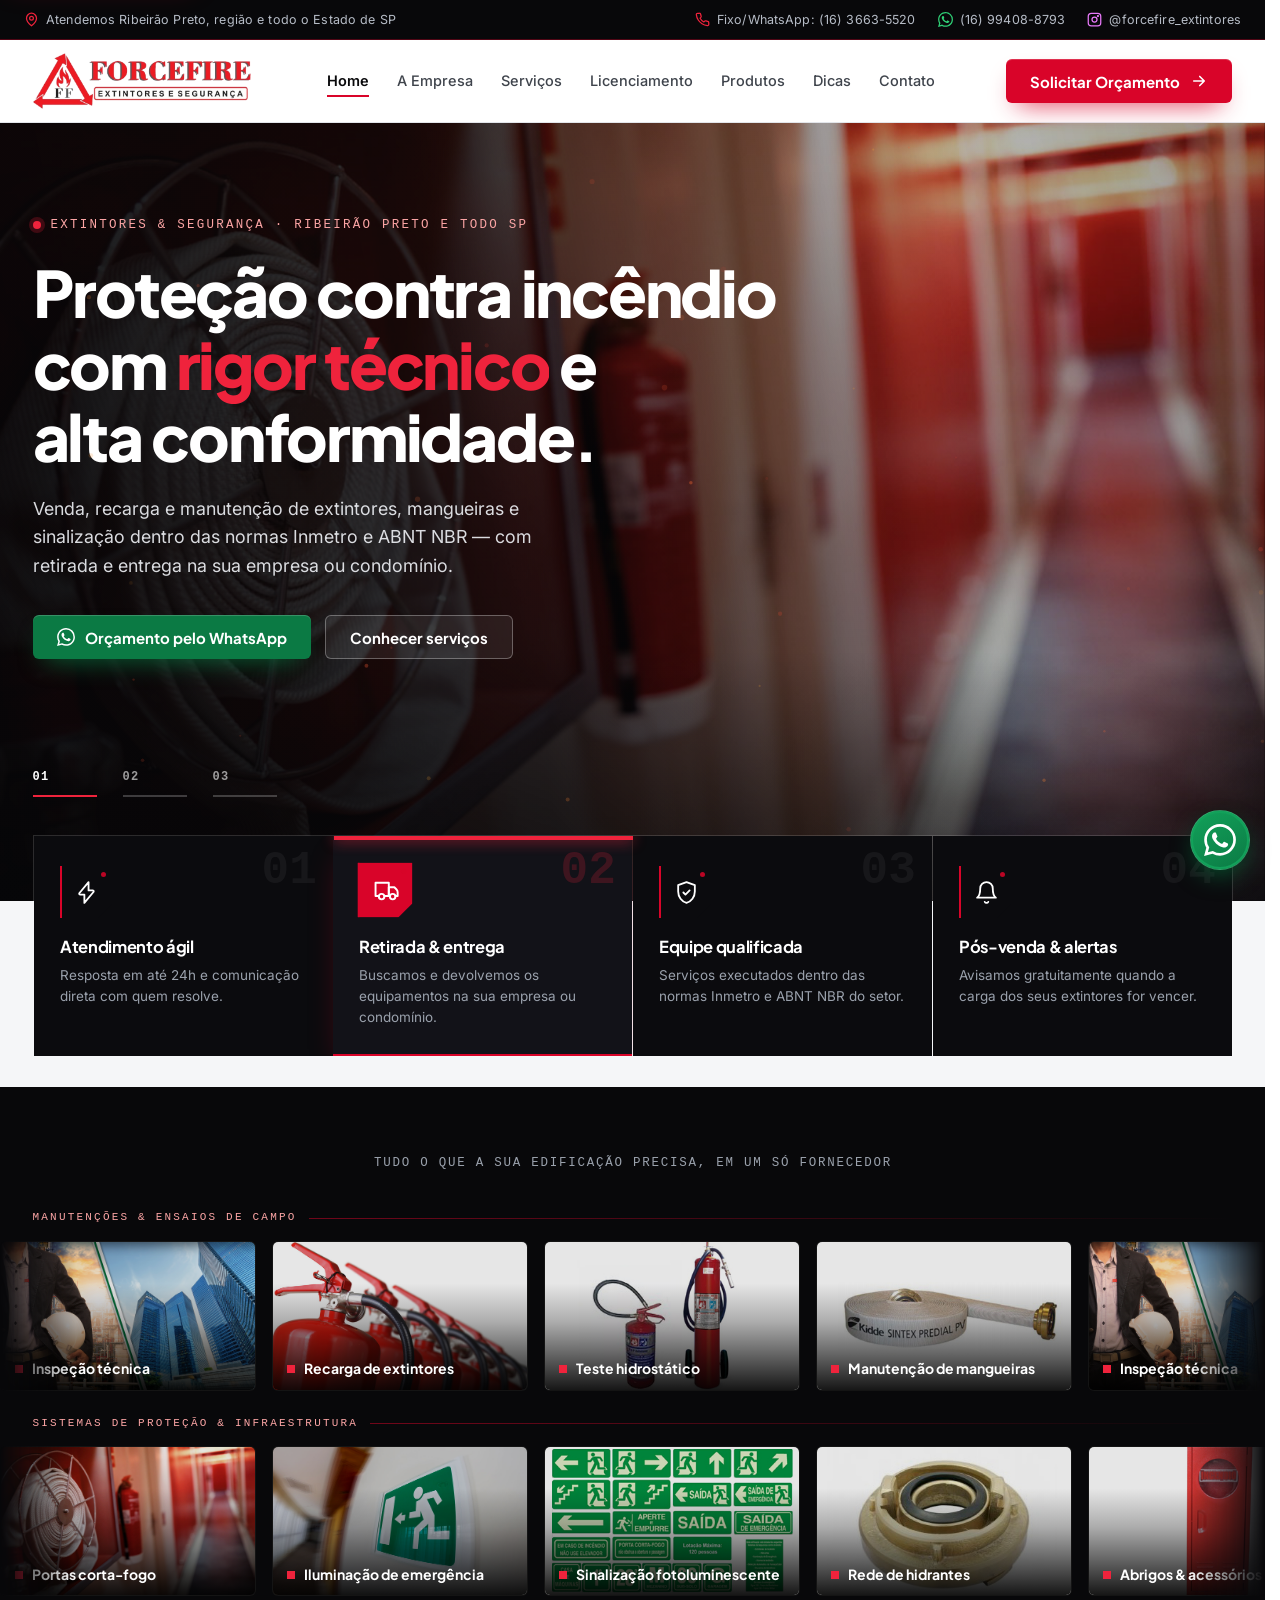
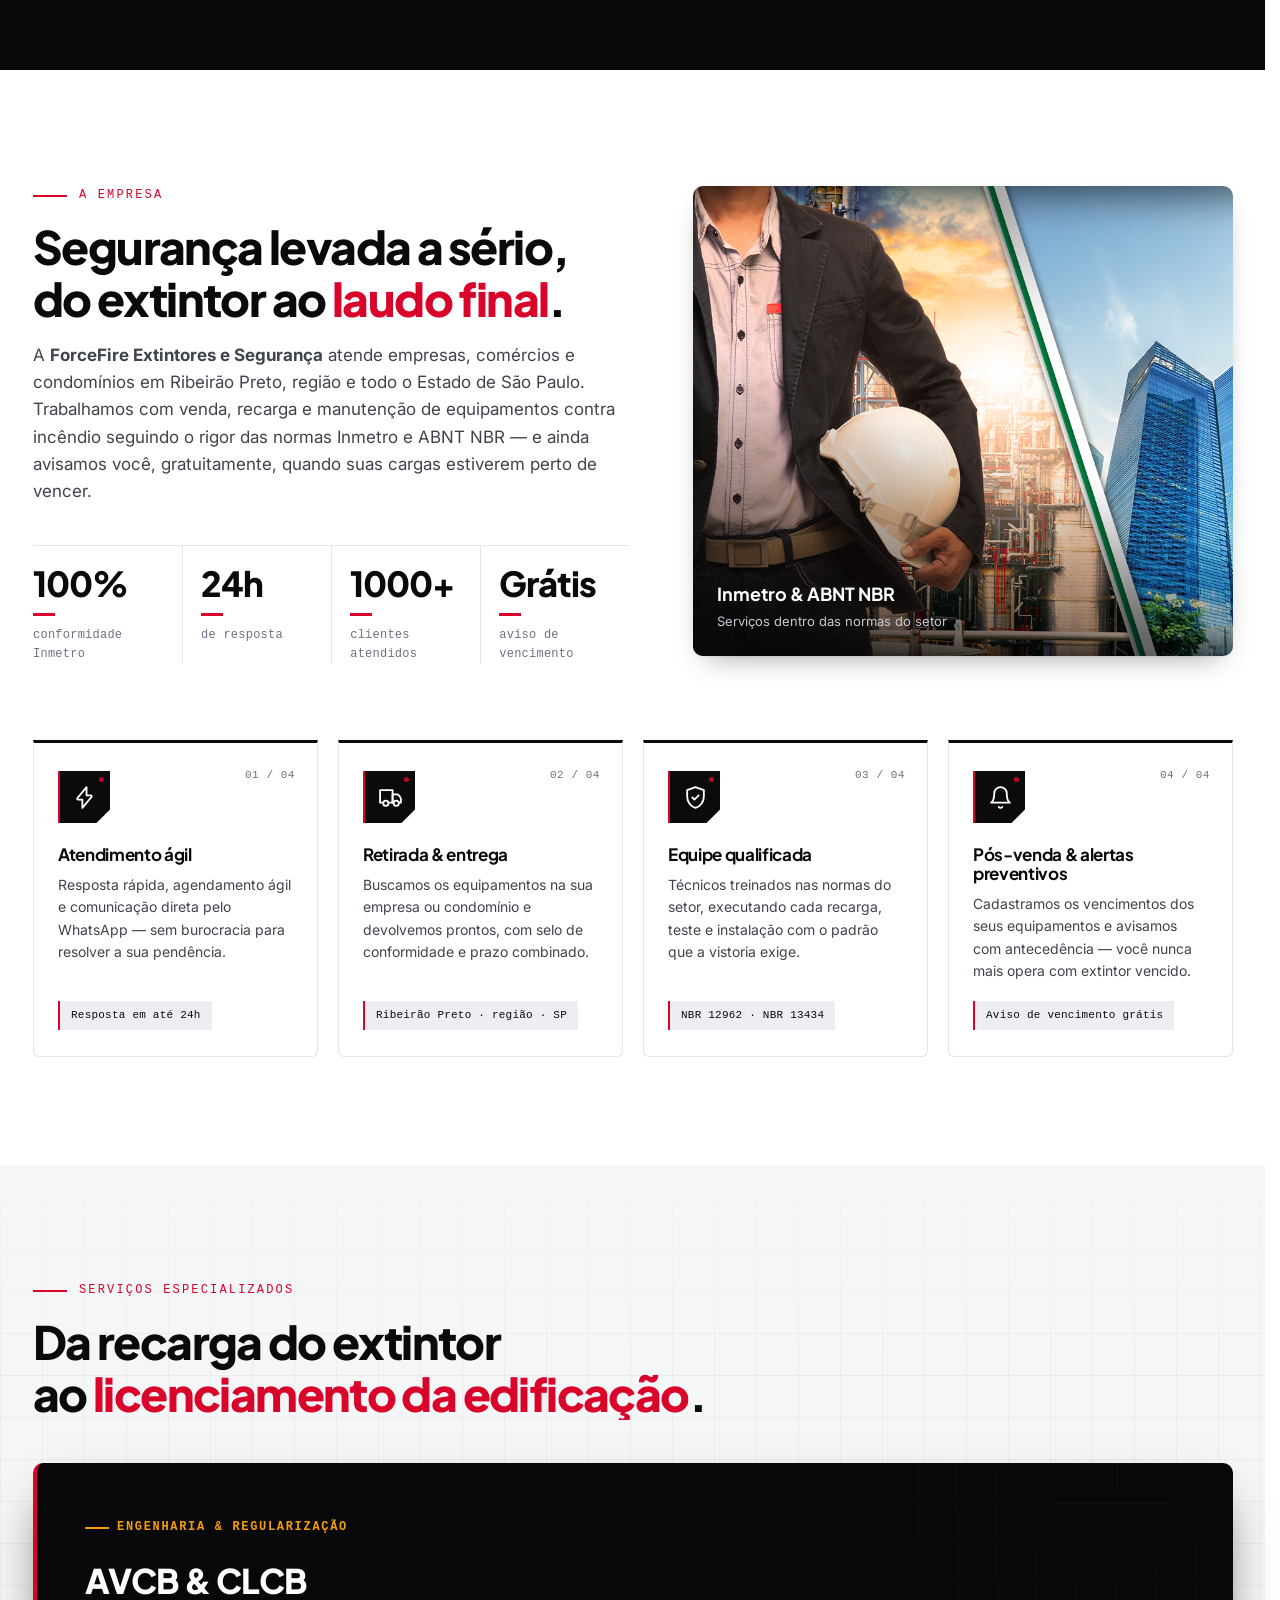
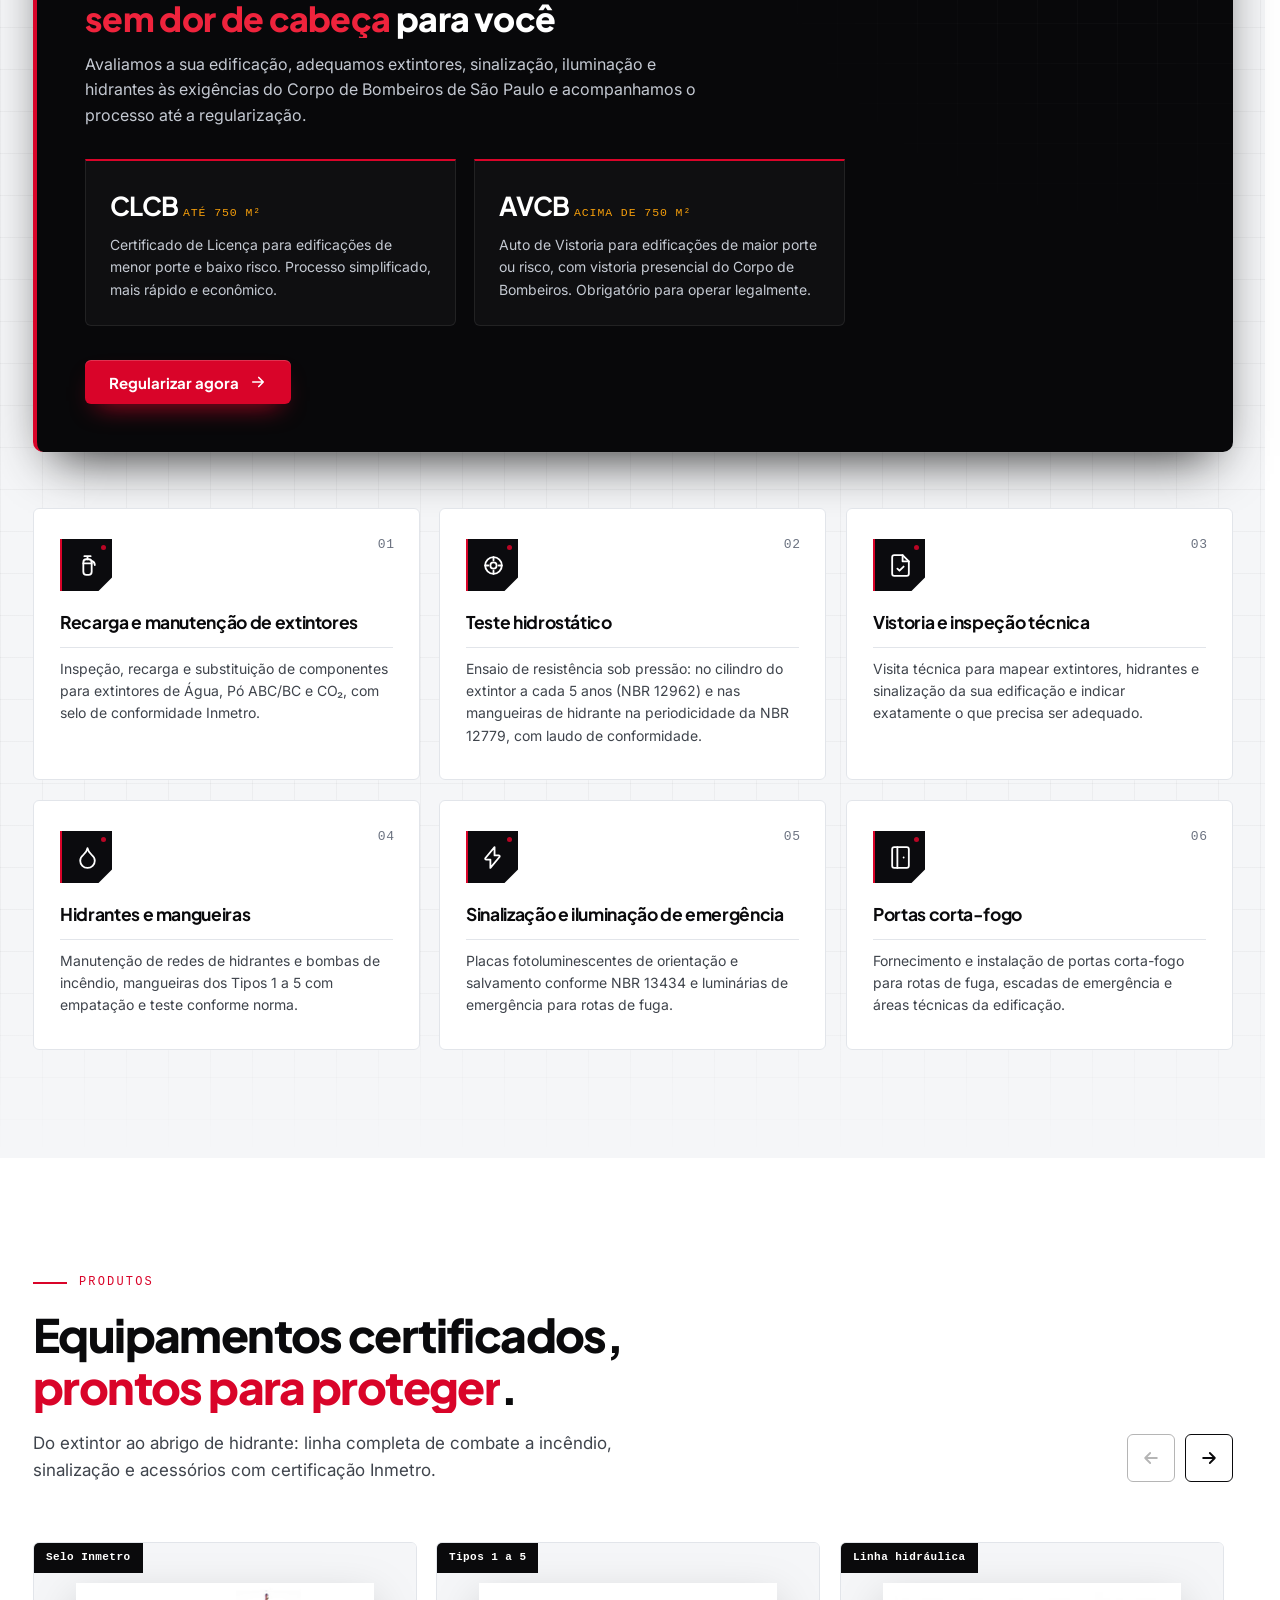
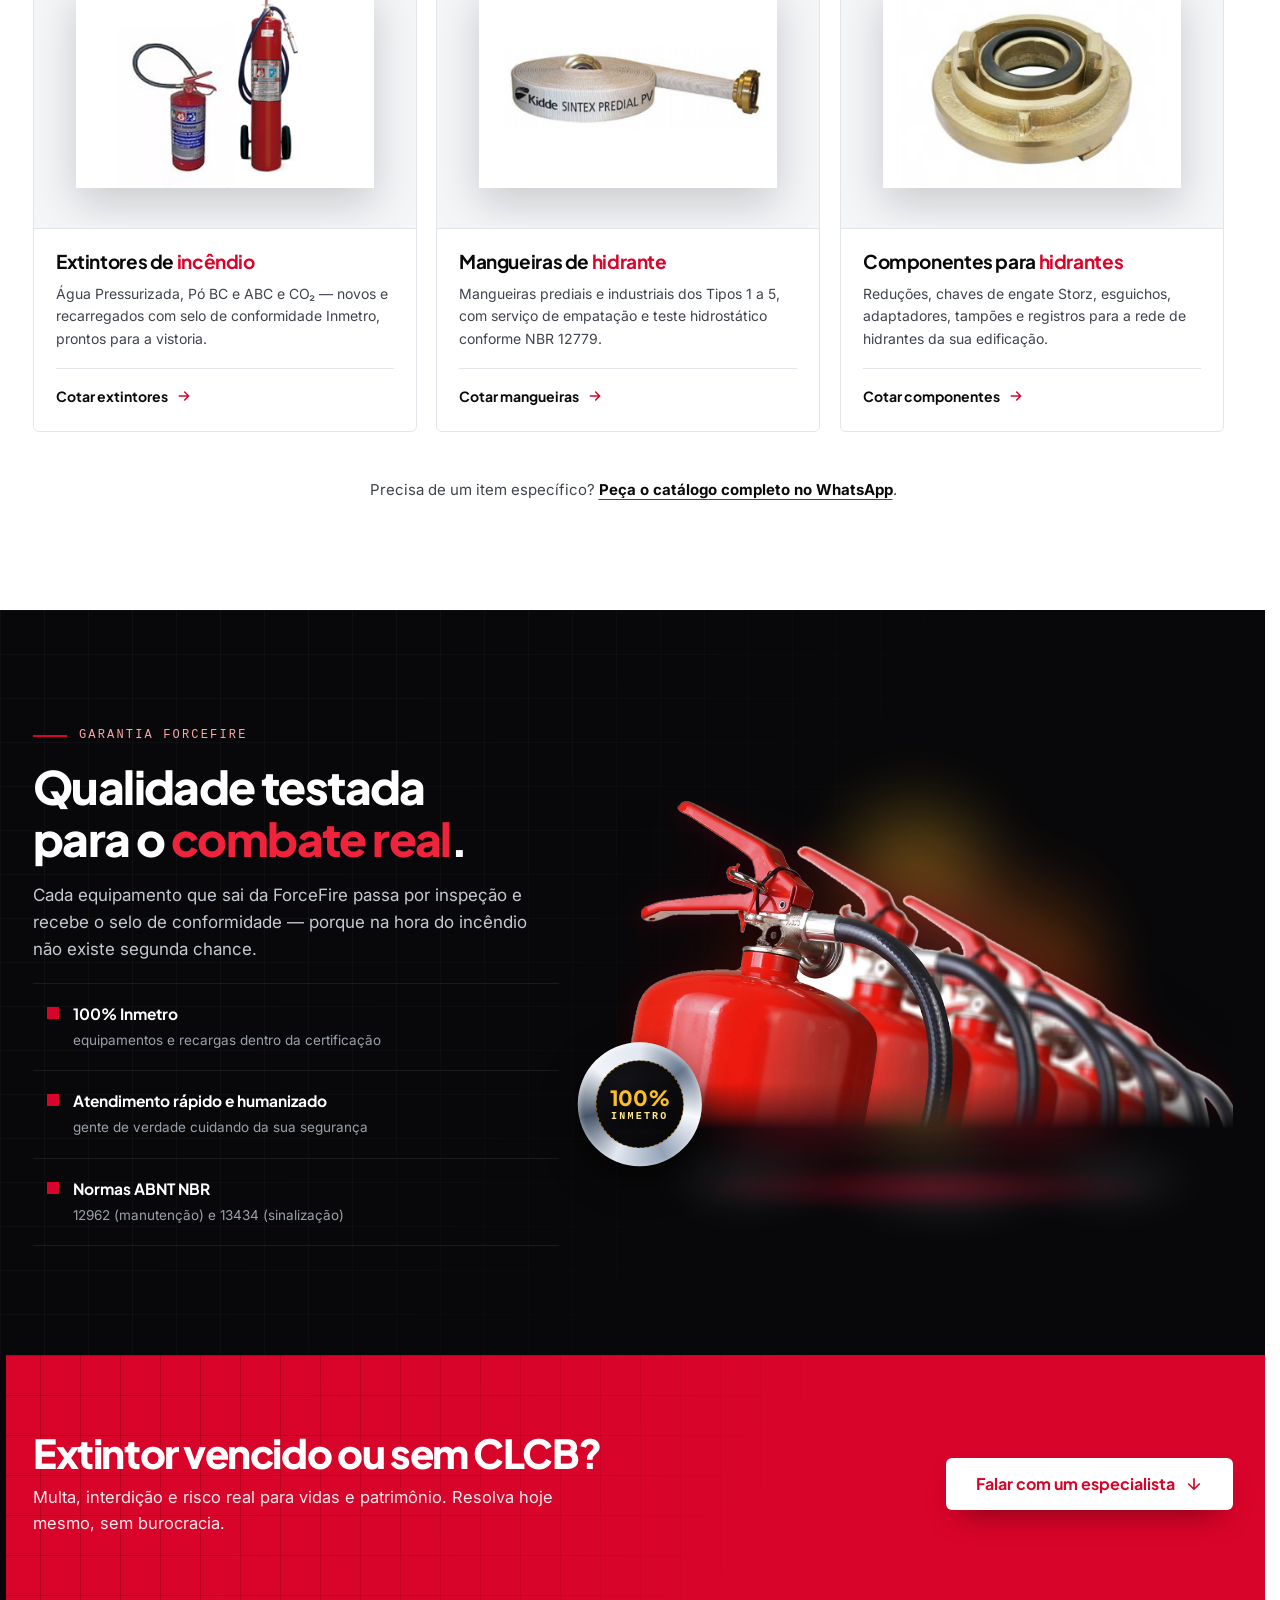
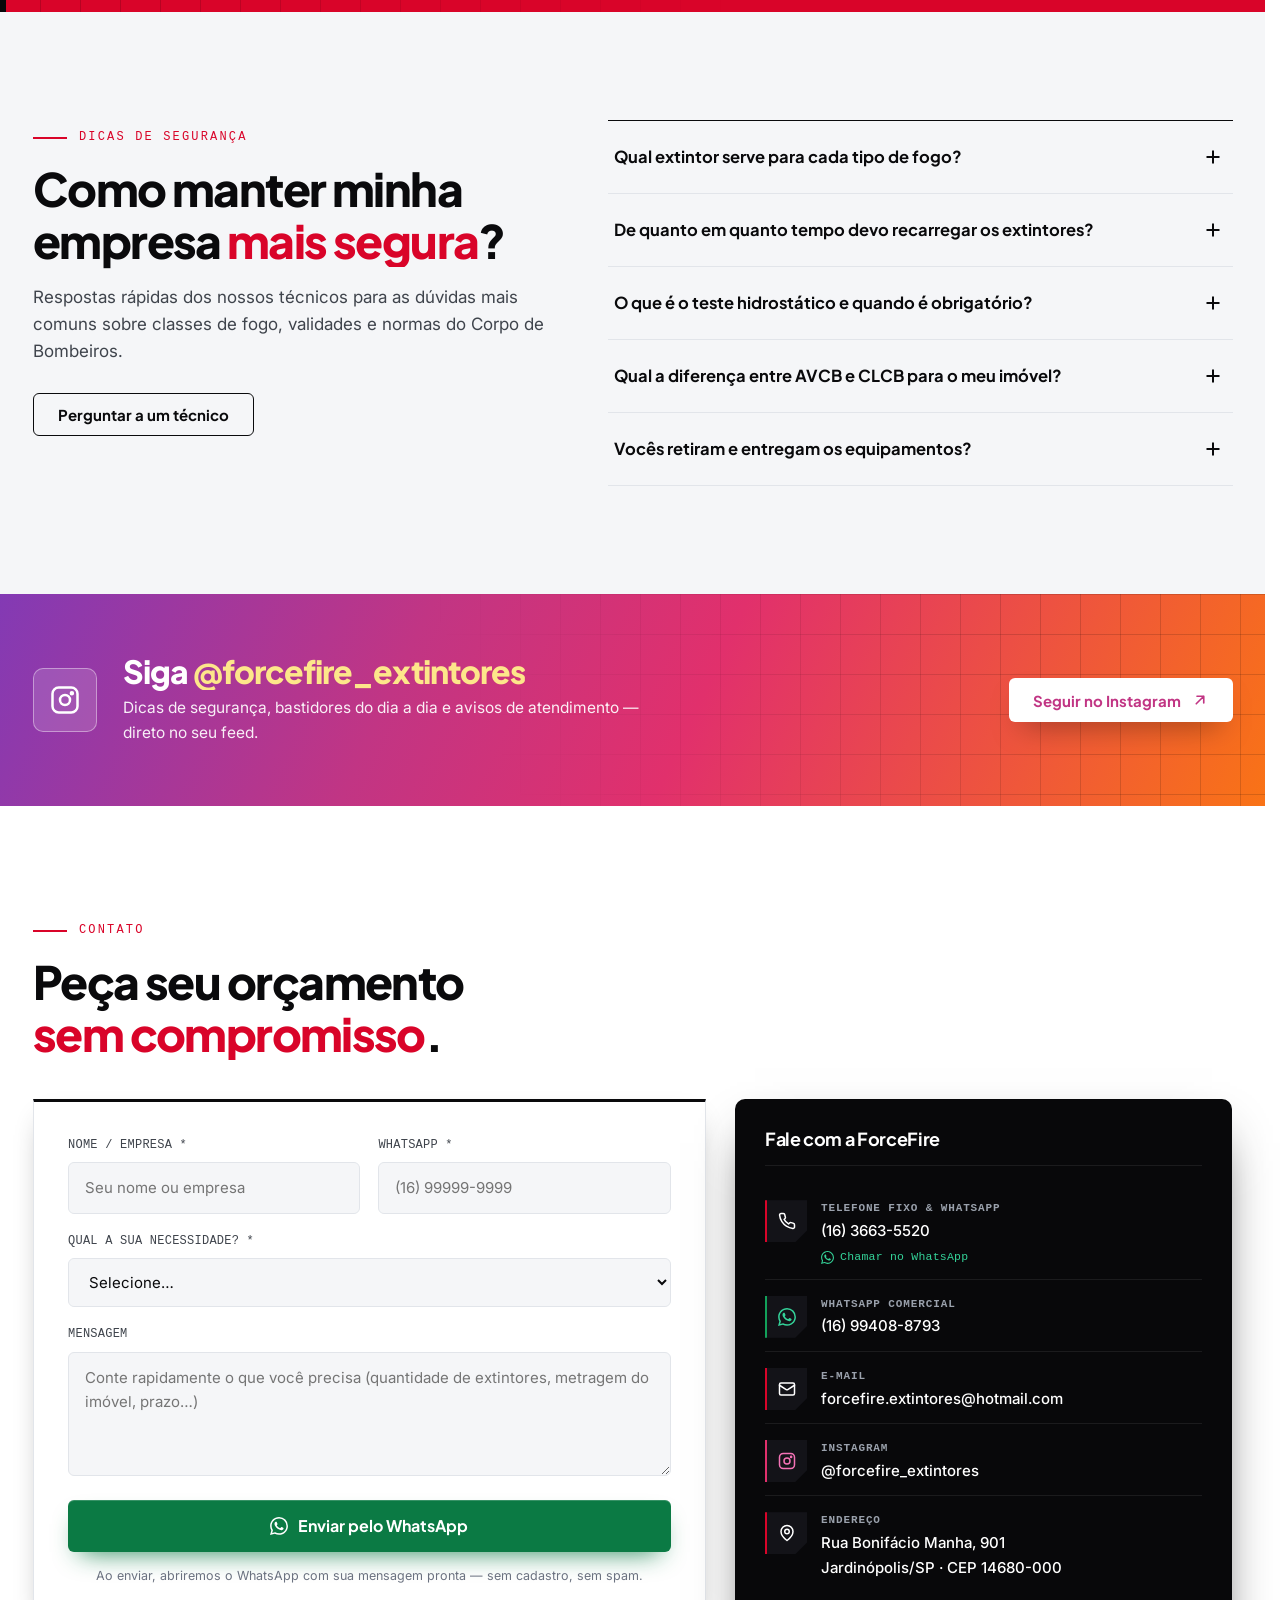
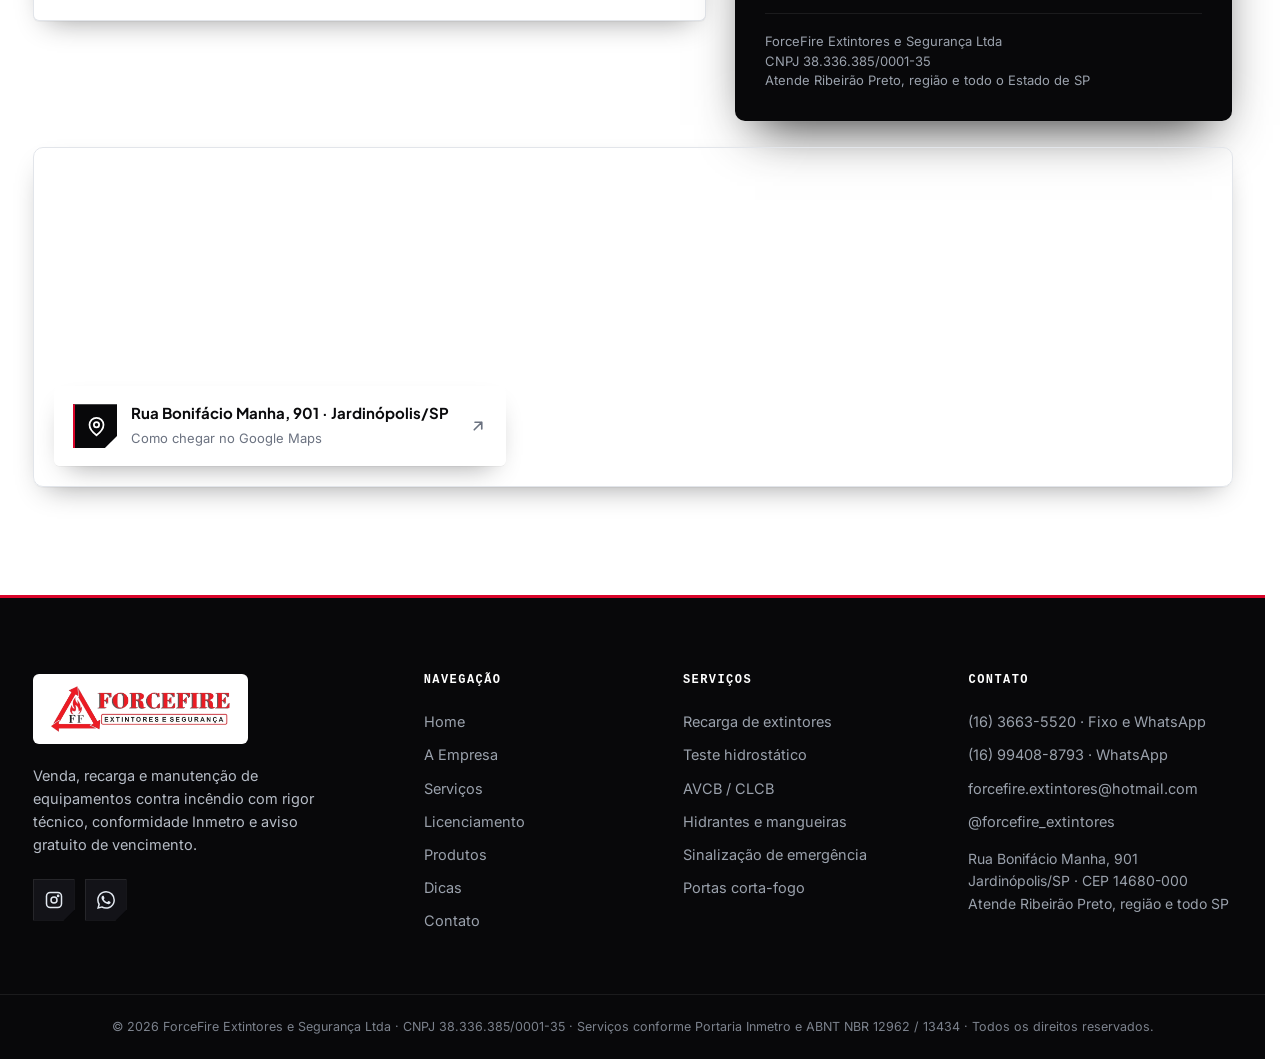
<file: index.html>
<!DOCTYPE html>
<html lang="pt-BR">
<head>
  <meta charset="UTF-8">
  <meta name="viewport" content="width=device-width, initial-scale=1.0">
  <script>
    // Sempre abre no topo: recarregar (F5) ou voltar não deve manter a
    // rolagem antiga. Roda antes da 1ª pintura, então não há "pulo" visível.
    // Links com #âncora continuam indo direto para a seção pedida.
    if ('scrollRestoration' in history) history.scrollRestoration = 'manual';
    if (!location.hash) window.scrollTo(0, 0);
  </script>
  <!-- Google Tag Manager (GTM-MTVMWNR3) — única fonte de tags do site.
       O gtag.js do Ads (AW-18308656601) foi removido daqui de propósito: ele agora
       entra pela tag "Tag do Google" do container, em Initialization – All Pages.
       Manter os dois seria contagem dupla de conversão. -->
  <script>(function(w,d,s,l,i){w[l]=w[l]||[];w[l].push({'gtm.start':
  new Date().getTime(),event:'gtm.js'});var f=d.getElementsByTagName(s)[0],
  j=d.createElement(s),dl=l!='dataLayer'?'&l='+l:'';j.async=true;j.src=
  'https://www.googletagmanager.com/gtm.js?id='+i+dl;f.parentNode.insertBefore(j,f);
  })(window,document,'script','dataLayer','GTM-MTVMWNR3');</script>
  <!-- End Google Tag Manager -->

  <title>ForceFire Extintores | Venda e Recarga de Extintores, AVCB e CLCB em Ribeirão Preto – SP</title>
  <meta name="description" content="Extintores, recarga, teste hidrostático, mangueiras, sinalização e AVCB/CLCB em Ribeirão Preto e todo SP. Aviso gratuito de vencimento das cargas.">
  <meta name="theme-color" content="#0f172a">
  <link rel="canonical" href="https://forcefire.com.br/">

  <!-- OpenGraph -->
  <meta property="og:type" content="website">
  <meta property="og:locale" content="pt_BR">
  <meta property="og:site_name" content="ForceFire Extintores">
  <meta property="og:title" content="ForceFire Extintores | Extintores e Segurança em Ribeirão Preto e todo SP">
  <meta property="og:description" content="Venda, recarga e manutenção de extintores com rigor técnico e conformidade Inmetro / ABNT NBR. Retirada e entrega, aviso gratuito de vencimento e regularização AVCB/CLCB.">
  <meta property="og:url" content="https://forcefire.com.br/">
  <meta property="og:image" content="https://forcefire.com.br/img/banner002.jpg">

  <link rel="icon" type="image/png" href="img/favicon.png?v=1">

  <!-- Fonts -->
  <link rel="preconnect" href="https://fonts.googleapis.com">
  <link rel="preconnect" href="https://fonts.gstatic.com" crossorigin>
  <link href="https://fonts.googleapis.com/css2?family=Plus+Jakarta+Sans:wght@500;600;700;800&family=Inter:wght@400;500;600&display=swap" rel="stylesheet">

  <link rel="stylesheet" href="css/style.css?v=9">

  <!-- Dados estruturados: negócio local -->
  <script type="application/ld+json">
  {
    "@context": "https://schema.org",
    "@type": "LocalBusiness",
    "name": "ForceFire Extintores e Segurança",
    "legalName": "ForceFire Extintores e Segurança Ltda",
    "url": "https://forcefire.com.br/",
    "taxID": "38.336.385/0001-35",
    "description": "Empresa de equipamentos contra incêndio: venda, recarga e manutenção de extintores, mangueiras, sinalização e regularização AVCB/CLCB.",
    "telephone": "+55-16-3663-5520",
    "email": "forcefire.extintores@hotmail.com",
    "image": "https://forcefire.com.br/img/logo-forcefire-lockup.png",
    "areaServed": "Ribeirão Preto, região e Estado de São Paulo",
    "address": {
      "@type": "PostalAddress",
      "streetAddress": "Rua Bonifácio Manha, 901",
      "addressLocality": "Jardinópolis",
      "addressRegion": "SP",
      "postalCode": "14680-000",
      "addressCountry": "BR"
    },
    "sameAs": [
      "https://www.instagram.com/forcefire_extintores"
    ]
  }
  </script>
  <!-- Dados estruturados: navegação do site (Sitelinks) -->
  <script type="application/ld+json">
  {
    "@context": "https://schema.org",
    "@type": "ItemList",
    "itemListElement": [
      { "@type": "SiteNavigationElement", "position": 1, "name": "A Empresa", "url": "./#empresa" },
      { "@type": "SiteNavigationElement", "position": 2, "name": "Serviços", "url": "./#servicos" },
      { "@type": "SiteNavigationElement", "position": 3, "name": "Licenciamento AVCB e CLCB", "url": "./#licenciamento" },
      { "@type": "SiteNavigationElement", "position": 4, "name": "Produtos", "url": "./#produtos" },
      { "@type": "SiteNavigationElement", "position": 5, "name": "Dicas de Segurança", "url": "./#dicas" },
      { "@type": "SiteNavigationElement", "position": 6, "name": "Contato", "url": "./#contato" }
    ]
  }
  </script>
</head>
<body>
  <!-- Google Tag Manager (noscript) -->
  <noscript><iframe src="https://www.googletagmanager.com/ns.html?id=GTM-MTVMWNR3"
  height="0" width="0" style="display:none;visibility:hidden"></iframe></noscript>
  <!-- End Google Tag Manager (noscript) -->

  <a class="skip-link" href="#home">Pular para o conteúdo</a>

  <!-- Barra de progresso de scroll -->
  <div class="scroll-progress" aria-hidden="true"><span id="scrollProgress"></span></div>

  <!-- ============ TOP BAR ============ -->
  <div class="topbar">
    <div class="container topbar-inner">
      <a class="topbar-item" href="https://maps.google.com/?q=Ribeir%C3%A3o+Preto,+SP" target="_blank" rel="noopener">
        <svg viewBox="0 0 24 24" fill="none" stroke="currentColor" stroke-width="2" stroke-linecap="round" stroke-linejoin="round"><path d="M20 10c0 6-8 12-8 12s-8-6-8-12a8 8 0 1 1 16 0Z"/><circle cx="12" cy="10" r="3"/></svg>
        <span>Atendemos Ribeirão Preto, região e todo o Estado de SP</span>
      </a>
      <div class="topbar-right">
        <a class="topbar-item" href="tel:+551636635520">
          <svg viewBox="0 0 24 24" fill="none" stroke="currentColor" stroke-width="2" stroke-linecap="round" stroke-linejoin="round"><path d="M22 16.92v3a2 2 0 0 1-2.18 2 19.79 19.79 0 0 1-8.63-3.07 19.5 19.5 0 0 1-6-6 19.79 19.79 0 0 1-3.07-8.67A2 2 0 0 1 4.11 2h3a2 2 0 0 1 2 1.72c.127.96.361 1.903.7 2.81a2 2 0 0 1-.45 2.11L8.09 9.91a16 16 0 0 0 6 6l1.27-1.27a2 2 0 0 1 2.11-.45c.907.339 1.85.573 2.81.7A2 2 0 0 1 22 16.92Z"/></svg>
          <span>Fixo/WhatsApp: (16) 3663-5520</span>
        </a>
        <a class="topbar-item topbar-whats" href="https://wa.me/5516994088793?text=Ol%C3%A1!%20Gostaria%20de%20um%20or%C3%A7amento%20com%20a%20ForceFire%20Extintores." target="_blank" rel="noopener">
          <svg viewBox="0 0 24 24" fill="currentColor"><path d="M17.472 14.382c-.297-.149-1.758-.867-2.03-.967-.273-.099-.471-.148-.67.15-.197.297-.767.966-.94 1.164-.173.199-.347.223-.644.075-.297-.15-1.255-.463-2.39-1.475-.883-.788-1.48-1.761-1.653-2.059-.173-.297-.018-.458.13-.606.134-.133.297-.347.446-.52.149-.174.198-.298.297-.497.1-.198.05-.371-.025-.52-.074-.149-.668-1.612-.916-2.207-.242-.579-.487-.5-.669-.51-.173-.008-.371-.01-.57-.01-.198 0-.52.074-.792.372-.273.297-1.04 1.016-1.04 2.479 0 1.462 1.064 2.875 1.213 3.074.148.198 2.095 3.2 5.076 4.487.71.306 1.263.489 1.694.625.712.227 1.36.195 1.872.118.57-.085 1.758-.719 2.006-1.413.248-.694.248-1.289.173-1.413-.074-.124-.272-.198-.57-.347m-5.421 7.403h-.004a9.87 9.87 0 0 1-5.031-1.378l-.361-.214-3.741.982.998-3.648-.235-.374a9.86 9.86 0 0 1-1.51-5.26c.001-5.45 4.436-9.884 9.888-9.884 2.64 0 5.122 1.03 6.988 2.898a9.825 9.825 0 0 1 2.893 6.994c-.003 5.45-4.437 9.884-9.885 9.884m8.413-18.297A11.815 11.815 0 0 0 12.05 0C5.495 0 .16 5.335.157 11.892c0 2.096.547 4.142 1.588 5.945L.057 24l6.305-1.654a11.882 11.882 0 0 0 5.683 1.448h.005c6.554 0 11.89-5.335 11.893-11.893a11.821 11.821 0 0 0-3.48-8.413Z"/></svg>
          <span>(16) 99408-8793</span>
        </a>
        <a class="topbar-item topbar-insta" href="https://www.instagram.com/forcefire_extintores" target="_blank" rel="noopener">
          <svg viewBox="0 0 24 24" fill="none" stroke="currentColor" stroke-width="2" stroke-linecap="round" stroke-linejoin="round"><rect x="2" y="2" width="20" height="20" rx="5"/><circle cx="12" cy="12" r="4"/><circle cx="17.5" cy="6.5" r=".8" fill="currentColor"/></svg>
          <span>@forcefire_extintores</span>
        </a>
      </div>
    </div>
  </div>

  <!-- ============ HEADER / NAVBAR ============ -->
  <header class="header" id="header">
    <div class="container header-inner">
      <!-- Lockup oficial da marca (arte do cliente, fundo recortado). Substitui
           o antigo símbolo + wordmark montado em tipografia, que não era a marca. -->
      <a href="#home" class="brand" aria-label="ForceFire Extintores e Segurança - Início">
        <img class="brand-logo" src="img/logo-forcefire-lockup.webp?v=1" alt="ForceFire Extintores e Segurança" width="703" height="180" fetchpriority="high">
      </a>

      <nav class="nav" id="nav" aria-label="Navegação principal">
        <a href="#home" class="nav-link is-active">Home</a>
        <a href="#empresa" class="nav-link">A Empresa</a>
        <a href="#servicos" class="nav-link">Serviços</a>
        <a href="#licenciamento" class="nav-link">Licenciamento</a>
        <a href="#produtos" class="nav-link">Produtos</a>
        <a href="#dicas" class="nav-link">Dicas</a>
        <a href="#contato" class="nav-link">Contato</a>
        <a href="#contato" class="btn btn-primary nav-cta">Solicitar Orçamento →</a>
      </nav>

      <div class="header-actions">
        <a href="#contato" class="btn btn-primary btn-magnetic header-cta">
          <span>Solicitar Orçamento</span>
          <svg viewBox="0 0 24 24" fill="none" stroke="currentColor" stroke-width="2.2" stroke-linecap="round" stroke-linejoin="round"><path d="M5 12h14M13 6l6 6-6 6"/></svg>
        </a>
        <button class="nav-toggle" id="navToggle" aria-label="Abrir menu" aria-expanded="false" aria-controls="nav">
          <span></span><span></span><span></span>
        </button>
      </div>
    </div>
  </header>

  <main>

    <!-- ============ HERO SLIDER ============ -->
    <section class="hero" id="home">
      <canvas id="embers" class="hero-embers" aria-hidden="true"></canvas>

      <div class="hero-slider" id="heroSlider" role="group" aria-roledescription="carrossel" aria-label="Destaques da ForceFire">
        <!-- Slide 1 -->
        <article class="slide slide-dark is-active">
          <div class="slide-bg">
            <img src="img/banner001.jpg?v=1" alt="Mangueira e extintor de incêndio instalados em corredor de edificação" fetchpriority="high" decoding="async">
          </div>
          <div class="slide-overlay"></div>
          <div class="container slide-content">
            <p class="slide-kicker"><span class="kicker-dot"></span>Extintores &amp; Segurança · Ribeirão Preto e todo SP</p>
            <h1 class="slide-title">
              <span class="h-line"><span>Proteção contra incêndio</span></span>
              <span class="h-line"><span>com <em class="em-shine">rigor técnico</em> e</span></span>
              <span class="h-line"><span>alta conformidade.</span></span>
            </h1>
            <p class="slide-text">Venda, recarga e manutenção de extintores, mangueiras e sinalização dentro das normas Inmetro e ABNT NBR — com retirada e entrega na sua empresa ou condomínio.</p>
            <div class="slide-ctas">
              <a href="https://wa.me/5516994088793?text=Ol%C3%A1!%20Gostaria%20de%20um%20or%C3%A7amento%20com%20a%20ForceFire%20Extintores." target="_blank" rel="noopener" class="btn btn-whats btn-magnetic">
                <svg viewBox="0 0 24 24" fill="currentColor"><path d="M17.472 14.382c-.297-.149-1.758-.867-2.03-.967-.273-.099-.471-.148-.67.15-.197.297-.767.966-.94 1.164-.173.199-.347.223-.644.075-.297-.15-1.255-.463-2.39-1.475-.883-.788-1.48-1.761-1.653-2.059-.173-.297-.018-.458.13-.606.134-.133.297-.347.446-.52.149-.174.198-.298.297-.497.1-.198.05-.371-.025-.52-.074-.149-.668-1.612-.916-2.207-.242-.579-.487-.5-.669-.51-.173-.008-.371-.01-.57-.01-.198 0-.52.074-.792.372-.273.297-1.04 1.016-1.04 2.479 0 1.462 1.064 2.875 1.213 3.074.148.198 2.095 3.2 5.076 4.487.71.306 1.263.489 1.694.625.712.227 1.36.195 1.872.118.57-.085 1.758-.719 2.006-1.413.248-.694.248-1.289.173-1.413-.074-.124-.272-.198-.57-.347m-5.421 7.403h-.004a9.87 9.87 0 0 1-5.031-1.378l-.361-.214-3.741.982.998-3.648-.235-.374a9.86 9.86 0 0 1-1.51-5.26c.001-5.45 4.436-9.884 9.888-9.884 2.64 0 5.122 1.03 6.988 2.898a9.825 9.825 0 0 1 2.893 6.994c-.003 5.45-4.437 9.884-9.885 9.884m8.413-18.297A11.815 11.815 0 0 0 12.05 0C5.495 0 .16 5.335.157 11.892c0 2.096.547 4.142 1.588 5.945L.057 24l6.305-1.654a11.882 11.882 0 0 0 5.683 1.448h.005c6.554 0 11.89-5.335 11.893-11.893a11.821 11.821 0 0 0-3.48-8.413Z"/></svg>
                <span>Orçamento pelo WhatsApp</span>
              </a>
              <a href="#servicos" class="btn btn-ghost btn-magnetic"><span>Conhecer serviços</span></a>
            </div>
          </div>
        </article>

        <!-- Slide 2 -->
        <article class="slide slide-light">
          <div class="slide-bg slide-bg-light">
            <img src="img/banner002.jpg?v=1" alt="Fileira de extintores de incêndio novos com carga completa" loading="lazy" decoding="async">
          </div>
          <div class="slide-overlay slide-overlay-light"></div>
          <div class="container slide-content">
            <p class="slide-kicker slide-kicker-dark"><span class="kicker-dot"></span>Homologados pelo Inmetro</p>
            <h2 class="slide-title slide-title-dark">
              <span class="h-line"><span>Venda, recarga e</span></span>
              <span class="h-line"><span><em class="em-shine">manutenção</em> de</span></span>
              <span class="h-line"><span>extintores.</span></span>
            </h2>
            <p class="slide-text slide-text-dark">Água, Pó ABC/BC e CO₂ com selo de conformidade, retirada e entrega no seu endereço e aviso gratuito de vencimento das cargas.</p>
            <div class="slide-ctas">
              <a href="#produtos" class="btn btn-primary btn-magnetic"><span>Ver produtos</span></a>
              <a href="tel:+551636635520" class="btn btn-outline btn-magnetic">
                <svg viewBox="0 0 24 24" fill="none" stroke="currentColor" stroke-width="2" stroke-linecap="round" stroke-linejoin="round"><path d="M22 16.92v3a2 2 0 0 1-2.18 2 19.79 19.79 0 0 1-8.63-3.07 19.5 19.5 0 0 1-6-6 19.79 19.79 0 0 1-3.07-8.67A2 2 0 0 1 4.11 2h3a2 2 0 0 1 2 1.72c.127.96.361 1.903.7 2.81a2 2 0 0 1-.45 2.11L8.09 9.91a16 16 0 0 0 6 6l1.27-1.27a2 2 0 0 1 2.11-.45c.907.339 1.85.573 2.81.7A2 2 0 0 1 22 16.92Z"/></svg>
                <span>(16) 3663-5520</span>
              </a>
            </div>
          </div>
        </article>

        <!-- Slide 3 -->
        <article class="slide slide-dark">
          <div class="slide-bg">
            <img src="img/banner003.jpg?v=1" alt="Placa de sinalização de rota de fuga em edificação regularizada" loading="lazy" decoding="async">
          </div>
          <div class="slide-overlay slide-overlay-red"></div>
          <div class="container slide-content">
            <p class="slide-kicker"><span class="kicker-dot"></span>Engenharia &amp; Licenciamento</p>
            <h2 class="slide-title">
              <span class="h-line"><span>Regularização de</span></span>
              <span class="h-line"><span><em class="em-shine">AVCB e CLCB</em> junto ao</span></span>
              <span class="h-line"><span>Corpo de Bombeiros.</span></span>
            </h2>
            <p class="slide-text">Da edificação de pequeno porte (CLCB, até 750 m²) à de grande porte (AVCB): acompanhamos as adequações para o seu imóvel operar regularizado.</p>
            <div class="slide-ctas">
              <a href="#licenciamento" class="btn btn-primary btn-magnetic"><span>Regularizar meu imóvel</span></a>
              <a href="#dicas" class="btn btn-ghost btn-magnetic"><span>AVCB ou CLCB?</span></a>
            </div>
          </div>
        </article>
      </div>

      <!-- UI do slider -->
      <div class="hero-ui container">
        <div class="hero-dots" id="heroDots" role="group" aria-label="Escolher slide">
          <button class="hero-dot is-active" aria-label="Ir para o slide 1" aria-current="true"><i>01</i><b><s></s></b></button>
          <button class="hero-dot" aria-label="Ir para o slide 2"><i>02</i><b><s></s></b></button>
          <button class="hero-dot" aria-label="Ir para o slide 3"><i>03</i><b><s></s></b></button>
        </div>
      </div>
    </section>

    <!-- ============ DIFERENCIAIS ============ -->
    <section class="difs" aria-label="Diferenciais da ForceFire">
      <div class="container">
        <div class="difs-grid stagger" id="difsGrid">
          <div class="difs-bar" id="difsBar" aria-hidden="true"></div>
          <article class="dif reveal is-active" data-dif="0">
            <div class="dif-icon">
              <svg viewBox="0 0 24 24" fill="none" stroke="currentColor" stroke-width="1.8" stroke-linecap="round" stroke-linejoin="round"><path d="M13 2 4.09 12.69A1 1 0 0 0 5 14h4v8l8.91-10.69A1 1 0 0 0 17 10h-4V2Z"/></svg>
            </div>
            <h3>Atendimento ágil</h3>
            <p>Resposta em até 24h e comunicação direta com quem resolve.</p>
          </article>
          <article class="dif reveal" data-dif="1">
            <div class="dif-icon">
              <svg viewBox="0 0 24 24" fill="none" stroke="currentColor" stroke-width="1.8" stroke-linecap="round" stroke-linejoin="round"><path d="M10 17h4V5H2v12h3"/><path d="M20 17h2v-3.34a4 4 0 0 0-1.17-2.83L19 9h-5v8h1"/><circle cx="7.5" cy="17.5" r="2.5"/><circle cx="17.5" cy="17.5" r="2.5"/></svg>
            </div>
            <h3>Retirada &amp; entrega</h3>
            <p>Buscamos e devolvemos os equipamentos na sua empresa ou condomínio.</p>
          </article>
          <article class="dif reveal" data-dif="2">
            <div class="dif-icon">
              <svg viewBox="0 0 24 24" fill="none" stroke="currentColor" stroke-width="1.8" stroke-linecap="round" stroke-linejoin="round"><path d="M12 2 4 5v6c0 5.25 3.4 9.74 8 11 4.6-1.26 8-5.75 8-11V5l-8-3Z"/><path d="m9 12 2 2 4-4"/></svg>
            </div>
            <h3>Equipe qualificada</h3>
            <p>Serviços executados dentro das normas Inmetro e ABNT NBR do setor.</p>
          </article>
          <article class="dif reveal" data-dif="3">
            <div class="dif-icon">
              <svg viewBox="0 0 24 24" fill="none" stroke="currentColor" stroke-width="1.8" stroke-linecap="round" stroke-linejoin="round"><path d="M6 8a6 6 0 0 1 12 0c0 7 3 9 3 9H3s3-2 3-9"/><path d="M10.3 21a1.94 1.94 0 0 0 3.4 0"/></svg>
            </div>
            <h3>Pós-venda &amp; alertas</h3>
            <p>Avisamos gratuitamente quando a carga dos seus extintores for vencer.</p>
          </article>
        </div>
      </div>
    </section>

    <!-- ============ MARQUEE DUPLO DE SERVIÇOS ============ -->
    <section class="lanes" aria-label="Frentes de atuação da ForceFire">
      <div class="container lanes-head reveal">
        <p>Tudo o que a sua edificação precisa, em um só fornecedor</p>
      </div>

      <!-- Linha 1: esquerda → direita -->
      <div class="lane" data-dir="ltr">
        <p class="lane-label"><span>Manutenções &amp; ensaios de campo</span></p>
        <div class="lane-viewport">
        <div class="lane-track lane-track-ltr">
          <div class="lane-group">
            <figure class="lane-card"><img src="img/banner004.jpg?v=1" alt="" loading="lazy"><figcaption>Inspeção técnica</figcaption></figure>
            <figure class="lane-card"><img src="img/banner002.jpg?v=1" alt="" loading="lazy"><figcaption>Recarga de extintores</figcaption></figure>
            <figure class="lane-card"><img src="img/extintor-01.jpg?v=1" alt="" loading="lazy"><figcaption>Teste hidrostático</figcaption></figure>
            <figure class="lane-card"><img src="img/mangueira-de-incendio-01.jpg?v=1" alt="" loading="lazy"><figcaption>Manutenção de mangueiras</figcaption></figure>
          </div>
          <div class="lane-group" aria-hidden="true">
            <figure class="lane-card"><img src="img/banner004.jpg?v=1" alt="" loading="lazy"><figcaption>Inspeção técnica</figcaption></figure>
            <figure class="lane-card"><img src="img/banner002.jpg?v=1" alt="" loading="lazy"><figcaption>Recarga de extintores</figcaption></figure>
            <figure class="lane-card"><img src="img/extintor-01.jpg?v=1" alt="" loading="lazy"><figcaption>Teste hidrostático</figcaption></figure>
            <figure class="lane-card"><img src="img/mangueira-de-incendio-01.jpg?v=1" alt="" loading="lazy"><figcaption>Manutenção de mangueiras</figcaption></figure>
          </div>
        </div>
        </div>
      </div>

      <!-- Linha 2: direita → esquerda -->
      <div class="lane" data-dir="rtl">
        <p class="lane-label"><span>Sistemas de proteção &amp; infraestrutura</span></p>
        <div class="lane-viewport">
        <div class="lane-track lane-track-rtl">
          <div class="lane-group">
            <figure class="lane-card"><img src="img/banner001.jpg?v=1" alt="" loading="lazy"><figcaption>Portas corta-fogo</figcaption></figure>
            <figure class="lane-card"><img src="img/banner003.jpg?v=1" alt="" loading="lazy"><figcaption>Iluminação de emergência</figcaption></figure>
            <figure class="lane-card"><img src="img/sinalizacao01.jpg?v=1" alt="" loading="lazy"><figcaption>Sinalização fotoluminescente</figcaption></figure>
            <figure class="lane-card"><img src="img/componentes-para-hidrantes01.jpg?v=1" alt="" loading="lazy"><figcaption>Rede de hidrantes</figcaption></figure>
            <figure class="lane-card"><img src="img/abrigos01.jpg?v=1" alt="" loading="lazy"><figcaption>Abrigos &amp; acessórios</figcaption></figure>
          </div>
          <div class="lane-group" aria-hidden="true">
            <figure class="lane-card"><img src="img/banner001.jpg?v=1" alt="" loading="lazy"><figcaption>Portas corta-fogo</figcaption></figure>
            <figure class="lane-card"><img src="img/banner003.jpg?v=1" alt="" loading="lazy"><figcaption>Iluminação de emergência</figcaption></figure>
            <figure class="lane-card"><img src="img/sinalizacao01.jpg?v=1" alt="" loading="lazy"><figcaption>Sinalização fotoluminescente</figcaption></figure>
            <figure class="lane-card"><img src="img/componentes-para-hidrantes01.jpg?v=1" alt="" loading="lazy"><figcaption>Rede de hidrantes</figcaption></figure>
            <figure class="lane-card"><img src="img/abrigos01.jpg?v=1" alt="" loading="lazy"><figcaption>Abrigos &amp; acessórios</figcaption></figure>
          </div>
        </div>
        </div>
      </div>
    </section>

    <!-- ============ A EMPRESA ============ -->
    <section class="section empresa" id="empresa">
      <div class="container">
        <div class="empresa-grid">
          <div class="empresa-copy">
            <p class="section-kicker reveal">A Empresa</p>
            <h2 class="section-title reveal">Segurança levada a sério, <br class="d-br">do extintor ao <em class="em-shine">laudo final</em>.</h2>
            <p class="section-lead reveal">A <strong>ForceFire Extintores e Segurança</strong> atende empresas, comércios e condomínios em Ribeirão Preto, região e todo o Estado de São Paulo. Trabalhamos com venda, recarga e manutenção de equipamentos contra incêndio seguindo o rigor das normas Inmetro e ABNT NBR — e ainda avisamos você, gratuitamente, quando suas cargas estiverem perto de vencer.</p>

            <ul class="stats reveal">
              <li><b data-count="100" data-suffix="%">0</b><span>conformidade Inmetro</span></li>
              <li><b data-count="24" data-suffix="h">0</b><span>de resposta</span></li>
              <li><b data-count="1000" data-suffix="+">0</b><span>clientes atendidos</span></li>
              <li><b>Grátis</b><span>aviso de vencimento</span></li>
            </ul>
          </div>

          <div class="empresa-visual reveal reveal-r">
            <figure class="empresa-photo glow-card">
              <img src="img/banner004.jpg?v=1" alt="Técnico de segurança contra incêndio com capacete em planta industrial" loading="lazy" decoding="async">
              <figcaption>
                <b>Inmetro &amp; ABNT NBR</b>
                <span>Serviços dentro das normas do setor</span>
              </figcaption>
            </figure>
          </div>
        </div>

        <div class="beneficios-grid stagger">
          <article class="beneficio reveal">
            <div class="beneficio-icon">
              <svg viewBox="0 0 24 24" fill="none" stroke="currentColor" stroke-width="1.8" stroke-linecap="round" stroke-linejoin="round"><path d="M13 2 4.09 12.69A1 1 0 0 0 5 14h4v8l8.91-10.69A1 1 0 0 0 17 10h-4V2Z"/></svg>
            </div>
            <h3>Atendimento ágil</h3>
            <p>Resposta rápida, agendamento ágil e comunicação direta pelo WhatsApp — sem burocracia para resolver a sua pendência.</p>
            <span class="beneficio-proof">Resposta em até 24h</span>
          </article>
          <article class="beneficio reveal">
            <div class="beneficio-icon">
              <svg viewBox="0 0 24 24" fill="none" stroke="currentColor" stroke-width="1.8" stroke-linecap="round" stroke-linejoin="round"><path d="M10 17h4V5H2v12h3"/><path d="M20 17h2v-3.34a4 4 0 0 0-1.17-2.83L19 9h-5v8h1"/><circle cx="7.5" cy="17.5" r="2.5"/><circle cx="17.5" cy="17.5" r="2.5"/></svg>
            </div>
            <h3>Retirada &amp; entrega</h3>
            <p>Buscamos os equipamentos na sua empresa ou condomínio e devolvemos prontos, com selo de conformidade e prazo combinado.</p>
            <span class="beneficio-proof">Ribeirão Preto · região · SP</span>
          </article>
          <article class="beneficio reveal">
            <div class="beneficio-icon">
              <svg viewBox="0 0 24 24" fill="none" stroke="currentColor" stroke-width="1.8" stroke-linecap="round" stroke-linejoin="round"><path d="M12 2 4 5v6c0 5.25 3.4 9.74 8 11 4.6-1.26 8-5.75 8-11V5l-8-3Z"/><path d="m9 12 2 2 4-4"/></svg>
            </div>
            <h3>Equipe qualificada</h3>
            <p>Técnicos treinados nas normas do setor, executando cada recarga, teste e instalação com o padrão que a vistoria exige.</p>
            <span class="beneficio-proof">NBR 12962 · NBR 13434</span>
          </article>
          <article class="beneficio reveal">
            <div class="beneficio-icon">
              <svg viewBox="0 0 24 24" fill="none" stroke="currentColor" stroke-width="1.8" stroke-linecap="round" stroke-linejoin="round"><path d="M6 8a6 6 0 0 1 12 0c0 7 3 9 3 9H3s3-2 3-9"/><path d="M10.3 21a1.94 1.94 0 0 0 3.4 0"/></svg>
            </div>
            <h3>Pós-venda &amp; alertas preventivos</h3>
            <p>Cadastramos os vencimentos dos seus equipamentos e avisamos com antecedência — você nunca mais opera com extintor vencido.</p>
            <span class="beneficio-proof">Aviso de vencimento grátis</span>
          </article>
        </div>
      </div>
    </section>

    <!-- ============ SERVIÇOS ============ -->
    <section class="section servicos" id="servicos">
      <div class="container">
        <p class="section-kicker reveal">Serviços Especializados</p>
        <h2 class="section-title reveal">Da recarga do extintor <br class="d-br">ao <em class="em-shine">licenciamento da edificação</em>.</h2>

        <!-- Destaque AVCB/CLCB -->
        <article class="avcb-card reveal reveal-scale" id="licenciamento">
          <div class="avcb-badge">Engenharia &amp; Regularização</div>
          <div class="avcb-grid">
            <div class="avcb-copy">
              <h3>AVCB &amp; CLCB <br class="d-br"><em class="em-shine">sem dor de cabeça</em> para você</h3>
              <p>Avaliamos a sua edificação, adequamos extintores, sinalização, iluminação e hidrantes às exigências do Corpo de Bombeiros de São Paulo e acompanhamos o processo até a regularização.</p>
              <div class="avcb-tipos">
                <div class="avcb-tipo glow-card">
                  <b>CLCB</b>
                  <span>Até 750 m²</span>
                  <p>Certificado de Licença para edificações de menor porte e baixo risco. Processo simplificado, mais rápido e econômico.</p>
                </div>
                <div class="avcb-tipo glow-card">
                  <b>AVCB</b>
                  <span>Acima de 750 m²</span>
                  <p>Auto de Vistoria para edificações de maior porte ou risco, com vistoria presencial do Corpo de Bombeiros. Obrigatório para operar legalmente.</p>
                </div>
              </div>
              <a class="btn btn-danger btn-magnetic" href="https://wa.me/5516994088793?text=Ol%C3%A1!%20Preciso%20regularizar%20o%20AVCB%2FCLCB%20do%20meu%20im%C3%B3vel." target="_blank" rel="noopener"><span>Regularizar agora</span>
                <svg viewBox="0 0 24 24" fill="none" stroke="currentColor" stroke-width="2.2" stroke-linecap="round" stroke-linejoin="round"><path d="M5 12h14M13 6l6 6-6 6"/></svg>
              </a>
            </div>
          </div>
        </article>

        <div class="servicos-grid stagger">
          <article class="servico reveal">
            <div class="servico-icon">
              <svg viewBox="0 0 24 24" fill="none" stroke="currentColor" stroke-width="1.8" stroke-linecap="round" stroke-linejoin="round"><path d="M9 3h6M12 3v3"/><rect x="8" y="6" width="8" height="15" rx="3"/><path d="M8 10h8"/><path d="M16 7.5c2 .5 3 2 3 4"/></svg>
            </div>
            <h3>Recarga e manutenção de extintores</h3>
            <p>Inspeção, recarga e substituição de componentes para extintores de Água, Pó ABC/BC e CO₂, com selo de conformidade Inmetro.</p>
          </article>
          <article class="servico reveal">
            <div class="servico-icon">
              <svg viewBox="0 0 24 24" fill="none" stroke="currentColor" stroke-width="1.8" stroke-linecap="round" stroke-linejoin="round"><circle cx="12" cy="12" r="8"/><circle cx="12" cy="12" r="3"/><path d="M12 4v3M12 17v3M4 12h3M17 12h3"/></svg>
            </div>
            <h3>Teste hidrostático</h3>
            <p>Ensaio de resistência sob pressão: no cilindro do extintor a cada 5 anos (NBR 12962) e nas mangueiras de hidrante na periodicidade da NBR 12779, com laudo de conformidade.</p>
          </article>
          <article class="servico reveal">
            <div class="servico-icon">
              <svg viewBox="0 0 24 24" fill="none" stroke="currentColor" stroke-width="1.8" stroke-linecap="round" stroke-linejoin="round"><path d="M14 2H6a2 2 0 0 0-2 2v16a2 2 0 0 0 2 2h12a2 2 0 0 0 2-2V8Z"/><path d="M14 2v6h6"/><path d="m9 15 2 2 4-4"/></svg>
            </div>
            <h3>Vistoria e inspeção técnica</h3>
            <p>Visita técnica para mapear extintores, hidrantes e sinalização da sua edificação e indicar exatamente o que precisa ser adequado.</p>
          </article>
          <article class="servico reveal">
            <div class="servico-icon">
              <svg viewBox="0 0 24 24" fill="none" stroke="currentColor" stroke-width="1.8" stroke-linecap="round" stroke-linejoin="round"><path d="M12 22a7 7 0 0 0 7-7c0-2-1-3.9-3-5.5s-3.5-4-4-6.5c-.5 2.5-2 4.9-4 6.5C6 11.1 5 13 5 15a7 7 0 0 0 7 7Z"/></svg>
            </div>
            <h3>Hidrantes e mangueiras</h3>
            <p>Manutenção de redes de hidrantes e bombas de incêndio, mangueiras dos Tipos 1 a 5 com empatação e teste conforme norma.</p>
          </article>
          <article class="servico reveal">
            <div class="servico-icon">
              <svg viewBox="0 0 24 24" fill="none" stroke="currentColor" stroke-width="1.8" stroke-linecap="round" stroke-linejoin="round"><path d="M13 2 4.09 12.69A1 1 0 0 0 5 14h4v8l8.91-10.69A1 1 0 0 0 17 10h-4V2Z"/></svg>
            </div>
            <h3>Sinalização e iluminação de emergência</h3>
            <p>Placas fotoluminescentes de orientação e salvamento conforme NBR 13434 e luminárias de emergência para rotas de fuga.</p>
          </article>
          <article class="servico reveal">
            <div class="servico-icon">
              <svg viewBox="0 0 24 24" fill="none" stroke="currentColor" stroke-width="1.8" stroke-linecap="round" stroke-linejoin="round"><rect x="4" y="2" width="16" height="20" rx="2"/><path d="M15 12h.01"/><path d="M9 2v20"/></svg>
            </div>
            <h3>Portas corta-fogo</h3>
            <p>Fornecimento e instalação de portas corta-fogo para rotas de fuga, escadas de emergência e áreas técnicas da edificação.</p>
          </article>
        </div>
      </div>
    </section>

    <!-- ============ PRODUTOS ============ -->
    <section class="section produtos" id="produtos">
      <div class="container">
        <div class="produtos-head">
          <div>
            <p class="section-kicker reveal">Produtos</p>
            <h2 class="section-title reveal">Equipamentos certificados, <br class="d-br"><em class="em-shine">prontos para proteger</em>.</h2>
            <p class="section-lead reveal">Do extintor ao abrigo de hidrante: linha completa de combate a incêndio, sinalização e acessórios com certificação Inmetro.</p>
          </div>
          <div class="show-nav reveal">
            <button class="show-arrow" id="showPrev" aria-label="Produtos anteriores">
              <svg viewBox="0 0 24 24" fill="none" stroke="currentColor" stroke-width="2.2" stroke-linecap="round" stroke-linejoin="round"><path d="M19 12H5M11 18l-6-6 6-6"/></svg>
            </button>
            <button class="show-arrow" id="showNext" aria-label="Próximos produtos">
              <svg viewBox="0 0 24 24" fill="none" stroke="currentColor" stroke-width="2.2" stroke-linecap="round" stroke-linejoin="round"><path d="M5 12h14M13 6l6 6-6 6"/></svg>
            </button>
          </div>
        </div>

        <div class="showroom stagger" id="showroom" tabindex="0" role="group" aria-label="Carrossel de produtos — use as setas para navegar">
          <article class="show-card reveal">
            <div class="show-media"><img src="img/extintor-01.jpg?v=1" alt="Extintores de incêndio de pó químico e CO₂" loading="lazy" decoding="async"><span class="show-count">Selo Inmetro</span></div>
            <div class="show-body">
              <h3>Extintores de <em class="em-shine">incêndio</em></h3>
              <p>Água Pressurizada, Pó BC e ABC e CO₂ — novos e recarregados com selo de conformidade Inmetro, prontos para a vistoria.</p>
              <a class="produto-link" href="https://wa.me/5516994088793?text=Ol%C3%A1!%20Quero%20cota%C3%A7%C3%A3o%20de%20extintores." target="_blank" rel="noopener">Cotar extintores
                <svg viewBox="0 0 24 24" fill="none" stroke="currentColor" stroke-width="2.2" stroke-linecap="round" stroke-linejoin="round"><path d="M5 12h14M13 6l6 6-6 6"/></svg>
              </a>
            </div>
          </article>

          <article class="show-card reveal">
            <div class="show-media"><img src="img/mangueira-de-incendio-01.jpg?v=1" alt="Mangueira de incêndio predial enrolada com engate" loading="lazy" decoding="async"><span class="show-count">Tipos 1 a 5</span></div>
            <div class="show-body">
              <h3>Mangueiras de <em class="em-shine">hidrante</em></h3>
              <p>Mangueiras prediais e industriais dos Tipos 1 a 5, com serviço de empatação e teste hidrostático conforme NBR 12779.</p>
              <a class="produto-link" href="https://wa.me/5516994088793?text=Ol%C3%A1!%20Quero%20cota%C3%A7%C3%A3o%20de%20mangueiras%20de%20inc%C3%AAndio." target="_blank" rel="noopener">Cotar mangueiras
                <svg viewBox="0 0 24 24" fill="none" stroke="currentColor" stroke-width="2.2" stroke-linecap="round" stroke-linejoin="round"><path d="M5 12h14M13 6l6 6-6 6"/></svg>
              </a>
            </div>
          </article>

          <article class="show-card reveal">
            <div class="show-media"><img src="img/componentes-para-hidrantes01.jpg?v=1" alt="Componente de latão para sistema de hidrante" loading="lazy" decoding="async"><span class="show-count">Linha hidráulica</span></div>
            <div class="show-body">
              <h3>Componentes para <em class="em-shine">hidrantes</em></h3>
              <p>Reduções, chaves de engate Storz, esguichos, adaptadores, tampões e registros para a rede de hidrantes da sua edificação.</p>
              <a class="produto-link" href="https://wa.me/5516994088793?text=Ol%C3%A1!%20Quero%20cota%C3%A7%C3%A3o%20de%20componentes%20para%20hidrantes." target="_blank" rel="noopener">Cotar componentes
                <svg viewBox="0 0 24 24" fill="none" stroke="currentColor" stroke-width="2.2" stroke-linecap="round" stroke-linejoin="round"><path d="M5 12h14M13 6l6 6-6 6"/></svg>
              </a>
            </div>
          </article>

          <article class="show-card reveal">
            <div class="show-media"><img src="img/sinalizacao01.jpg?v=1" alt="Placas de sinalização de emergência e rota de fuga" loading="lazy" decoding="async"><span class="show-count">Fotoluminescente</span></div>
            <div class="show-body">
              <h3>Sinalização de <em class="em-shine">segurança</em></h3>
              <p>Placas fotoluminescentes de orientação, salvamento e equipamentos conforme NBR 13434, além de demarcação de solo.</p>
              <a class="produto-link" href="https://wa.me/5516994088793?text=Ol%C3%A1!%20Quero%20cota%C3%A7%C3%A3o%20de%20sinaliza%C3%A7%C3%A3o%20de%20emerg%C3%AAncia." target="_blank" rel="noopener">Cotar sinalização
                <svg viewBox="0 0 24 24" fill="none" stroke="currentColor" stroke-width="2.2" stroke-linecap="round" stroke-linejoin="round"><path d="M5 12h14M13 6l6 6-6 6"/></svg>
              </a>
            </div>
          </article>

          <article class="show-card reveal">
            <div class="show-media"><img src="img/abrigos01.jpg?v=1" alt="Abrigo metálico vermelho para extintor" loading="lazy" decoding="async"><span class="show-count">Sobrepor / embutir</span></div>
            <div class="show-body">
              <h3>Abrigos para <em class="em-shine">equipamentos</em></h3>
              <p>Abrigos para extintores, mangueiras e hidrantes — simples ou duplos, de sobrepor ou embutir, protegendo seus equipamentos.</p>
              <a class="produto-link" href="https://wa.me/5516994088793?text=Ol%C3%A1!%20Quero%20cota%C3%A7%C3%A3o%20de%20abrigos%20para%20extintores%20e%20hidrantes." target="_blank" rel="noopener">Cotar abrigos
                <svg viewBox="0 0 24 24" fill="none" stroke="currentColor" stroke-width="2.2" stroke-linecap="round" stroke-linejoin="round"><path d="M5 12h14M13 6l6 6-6 6"/></svg>
              </a>
            </div>
          </article>

          <article class="show-card reveal">
            <div class="show-media"><img src="img/suporte01.jpg?v=1" alt="Suporte de parede para extintor portátil" loading="lazy" decoding="async"><span class="show-count">Reposição</span></div>
            <div class="show-body">
              <h3>Suportes &amp; <em class="em-shine">acessórios</em></h3>
              <p>Suportes de parede e de solo, suportes veiculares, capas de proteção e peças de reposição para seus extintores.</p>
              <a class="produto-link" href="https://wa.me/5516994088793?text=Ol%C3%A1!%20Quero%20cota%C3%A7%C3%A3o%20de%20suportes%20e%20acess%C3%B3rios%20para%20extintores." target="_blank" rel="noopener">Cotar acessórios
                <svg viewBox="0 0 24 24" fill="none" stroke="currentColor" stroke-width="2.2" stroke-linecap="round" stroke-linejoin="round"><path d="M5 12h14M13 6l6 6-6 6"/></svg>
              </a>
            </div>
          </article>
        </div>

        <p class="produtos-note reveal">Precisa de um item específico?
          <a href="https://wa.me/5516994088793?text=Ol%C3%A1!%20Gostaria%20de%20ver%20o%20cat%C3%A1logo%20completo%20de%20produtos." target="_blank" rel="noopener">Peça o catálogo completo no WhatsApp</a>.
        </p>
      </div>
    </section>

    <!-- ============ SELO DE QUALIDADE (FIRE STAGE) ============ -->
    <section class="selo" aria-label="Garantia de qualidade ForceFire">
      <div class="container selo-grid">
        <div class="selo-copy">
          <p class="section-kicker selo-kicker reveal">Garantia ForceFire</p>
          <h2 class="section-title selo-title reveal">Qualidade testada <br class="d-br">para o <em class="em-shine">combate real</em>.</h2>
          <p class="section-lead selo-lead reveal">Cada equipamento que sai da ForceFire passa por inspeção e recebe o selo de conformidade — porque na hora do incêndio não existe segunda chance.</p>
          <ul class="selo-list reveal">
            <li><b>100% Inmetro</b><span>equipamentos e recargas dentro da certificação</span></li>
            <li><b>Atendimento rápido e humanizado</b><span>gente de verdade cuidando da sua segurança</span></li>
            <li><b>Normas ABNT NBR</b><span>12962 (manutenção) e 13434 (sinalização)</span></li>
          </ul>
        </div>
        <div class="selo-stage reveal reveal-scale" aria-hidden="true">
          <div class="stage-flames">
            <span class="flame f1"></span>
            <span class="flame f2"></span>
            <span class="flame f3"></span>
            <span class="flame f4"></span>
          </div>
          <div class="stage-mist"><span></span><span></span><span></span></div>
          <!-- Foto + selo no mesmo contêiner: o selo fica carimbado na quina
               inferior esquerda da imagem e flutua junto com ela. -->
          <figure class="stage-photo">
            <img class="stage-ext" src="img/extintores-forcefire.webp?v=1" alt="" width="1100" height="585" loading="lazy" decoding="async">
            <div class="stage-seal">
              <span class="seal-ring"></span>
              <span class="seal-core">100%<i>Inmetro</i></span>
            </div>
          </figure>
          <div class="stage-floor"></div>
        </div>
      </div>
    </section>

    <!-- ============ CTA INTERMEDIÁRIA ============ -->
    <section class="cta-band">
      <div class="container cta-band-inner reveal">
        <div>
          <h2>Extintor vencido ou sem CLCB?</h2>
          <p>Multa, interdição e risco real para vidas e patrimônio. Resolva hoje mesmo, sem burocracia.</p>
        </div>
        <a href="#contato" class="btn btn-light btn-magnetic btn-lg"><span>Falar com um especialista</span>
          <svg viewBox="0 0 24 24" fill="none" stroke="currentColor" stroke-width="2.2" stroke-linecap="round" stroke-linejoin="round"><path d="M12 5v14M5 12l7 7 7-7"/></svg>
        </a>
      </div>
    </section>

    <!-- ============ FAQ / DICAS ============ -->
    <section class="section faq" id="dicas">
      <div class="container faq-grid">
        <div class="faq-head">
          <p class="section-kicker reveal">Dicas de Segurança</p>
          <h2 class="section-title reveal">Como manter minha empresa <em class="em-shine">mais segura</em>?</h2>
          <p class="section-lead reveal">Respostas rápidas dos nossos técnicos para as dúvidas mais comuns sobre classes de fogo, validades e normas do Corpo de Bombeiros.</p>
          <a href="https://wa.me/5516994088793?text=Ol%C3%A1!%20Tenho%20uma%20d%C3%BAvida%20t%C3%A9cnica%20sobre%20seguran%C3%A7a%20contra%20inc%C3%AAndio." target="_blank" rel="noopener" class="btn btn-outline btn-magnetic reveal"><span>Perguntar a um técnico</span></a>
        </div>

        <div class="accordion stagger" id="faqAccordion">
          <details class="faq-item reveal">
            <summary>
              <span>Qual extintor serve para cada tipo de fogo?</span>
              <i class="faq-icon"></i>
            </summary>
            <div class="faq-body"><p><strong>Água</strong> apaga fogo em materiais sólidos como madeira, papel e tecido (Classe A) — nunca use em equipamentos elétricos energizados. <strong>CO₂</strong> é indicado para líquidos inflamáveis e equipamentos elétricos (Classes B e C) e não deixa resíduos. <strong>Pó químico ABC</strong> é o mais versátil: cobre as três classes e é o queridinho de comércios e escritórios. Na dúvida, fazemos o dimensionamento para você.</p></div>
          </details>
          <details class="faq-item reveal">
            <summary>
              <span>De quanto em quanto tempo devo recarregar os extintores?</span>
              <i class="faq-icon"></i>
            </summary>
            <div class="faq-body"><p>A recarga é obrigatória <strong>a cada 12 meses</strong> ou imediatamente após qualquer uso, mesmo parcial. A ForceFire cadastra os vencimentos dos seus equipamentos e <strong>avisa gratuitamente</strong> quando estiver chegando a hora — você não precisa se preocupar em lembrar.</p></div>
          </details>
          <details class="faq-item reveal">
            <summary>
              <span>O que é o teste hidrostático e quando é obrigatório?</span>
              <i class="faq-icon"></i>
            </summary>
            <div class="faq-body"><p>É um ensaio que verifica a resistência do equipamento sob pressão. No <strong>cilindro do extintor</strong> é obrigatório <strong>a cada 5 anos</strong> (NBR 12962); nas <strong>mangueiras de hidrante</strong> segue a periodicidade da NBR 12779. Sem ele, o equipamento reprova na vistoria — e pode falhar na hora em que você mais precisa.</p></div>
          </details>
          <details class="faq-item reveal">
            <summary>
              <span>Qual a diferença entre AVCB e CLCB para o meu imóvel?</span>
              <i class="faq-icon"></i>
            </summary>
            <div class="faq-body"><p>O <strong>CLCB</strong> atende edificações de menor porte e baixo risco — em geral com área de <strong>até 750 m²</strong> — com processo simplificado. O <strong>AVCB</strong> é exigido para edificações <strong>acima de 750 m²</strong> ou de maior risco e inclui vistoria presencial do Corpo de Bombeiros. Avaliamos o seu caso e indicamos o caminho mais rápido e econômico.</p></div>
          </details>
          <details class="faq-item reveal">
            <summary>
              <span>Vocês retiram e entregam os equipamentos?</span>
              <i class="faq-icon"></i>
            </summary>
            <div class="faq-body"><p>Sim! Fazemos a <strong>retirada e a entrega</strong> dos equipamentos na sua empresa ou condomínio, em Ribeirão Preto, região e todo o Estado de São Paulo, com prazo combinado no orçamento.</p></div>
          </details>
        </div>
      </div>
    </section>

    <!-- ============ BANNER INSTAGRAM ============ -->
    <section class="insta-band">
      <div class="container insta-inner reveal">
        <div class="insta-icon" aria-hidden="true">
          <svg viewBox="0 0 24 24" fill="none" stroke="currentColor" stroke-width="2" stroke-linecap="round" stroke-linejoin="round"><rect x="2" y="2" width="20" height="20" rx="5"/><circle cx="12" cy="12" r="4"/><circle cx="17.5" cy="6.5" r=".8" fill="currentColor"/></svg>
        </div>
        <div class="insta-copy">
          <h2>Siga <em class="em-shine">@forcefire_extintores</em></h2>
          <p>Dicas de segurança, bastidores do dia a dia e avisos de atendimento — direto no seu feed.</p>
        </div>
        <a href="https://www.instagram.com/forcefire_extintores" target="_blank" rel="noopener" class="btn btn-light btn-magnetic">
          <span>Seguir no Instagram</span>
          <svg viewBox="0 0 24 24" fill="none" stroke="currentColor" stroke-width="2.2" stroke-linecap="round" stroke-linejoin="round"><path d="M7 17 17 7M8 7h9v9"/></svg>
        </a>
      </div>
    </section>

    <!-- ============ CONTATO ============ -->
    <section class="section contato" id="contato">
      <div class="container">
        <p class="section-kicker reveal">Contato</p>
        <h2 class="section-title reveal">Peça seu orçamento <br class="d-br"><em class="em-shine">sem compromisso</em>.</h2>

        <div class="contato-grid">
          <!-- Formulário -->
          <form class="form glow-card reveal" id="quoteForm" novalidate>
            <div class="form-row">
              <div class="field">
                <label for="fNome">Nome / Empresa *</label>
                <input type="text" id="fNome" name="nome" placeholder="Seu nome ou empresa" required autocomplete="name">
              </div>
              <div class="field">
                <label for="fTelefone">WhatsApp *</label>
                <input type="tel" id="fTelefone" name="telefone" placeholder="(16) 99999-9999" required autocomplete="tel" inputmode="tel" maxlength="16">
              </div>
            </div>
            <div class="field">
              <label for="fServico">Qual a sua necessidade? *</label>
              <select id="fServico" name="servico" required>
                <option value="" selected disabled>Selecione…</option>
                <option>Recarga / manutenção de extintores</option>
                <option>Compra de extintores e equipamentos</option>
                <option>Teste hidrostático</option>
                <option>Mangueiras e hidrantes</option>
                <option>Sinalização e iluminação de emergência</option>
                <option>Portas corta-fogo</option>
                <option>AVCB / CLCB (regularização)</option>
                <option>Outro assunto</option>
              </select>
            </div>
            <div class="field">
              <label for="fMensagem">Mensagem</label>
              <textarea id="fMensagem" name="mensagem" rows="4" placeholder="Conte rapidamente o que você precisa (quantidade de extintores, metragem do imóvel, prazo…)"></textarea>
            </div>
            <p class="form-error" id="formError" role="alert" hidden>Preencha os campos destacados para continuar.</p>
            <button type="submit" class="btn btn-whats btn-lg btn-magnetic form-submit">
              <svg viewBox="0 0 24 24" fill="currentColor"><path d="M17.472 14.382c-.297-.149-1.758-.867-2.03-.967-.273-.099-.471-.148-.67.15-.197.297-.767.966-.94 1.164-.173.199-.347.223-.644.075-.297-.15-1.255-.463-2.39-1.475-.883-.788-1.48-1.761-1.653-2.059-.173-.297-.018-.458.13-.606.134-.133.297-.347.446-.52.149-.174.198-.298.297-.497.1-.198.05-.371-.025-.52-.074-.149-.668-1.612-.916-2.207-.242-.579-.487-.5-.669-.51-.173-.008-.371-.01-.57-.01-.198 0-.52.074-.792.372-.273.297-1.04 1.016-1.04 2.479 0 1.462 1.064 2.875 1.213 3.074.148.198 2.095 3.2 5.076 4.487.71.306 1.263.489 1.694.625.712.227 1.36.195 1.872.118.57-.085 1.758-.719 2.006-1.413.248-.694.248-1.289.173-1.413-.074-.124-.272-.198-.57-.347m-5.421 7.403h-.004a9.87 9.87 0 0 1-5.031-1.378l-.361-.214-3.741.982.998-3.648-.235-.374a9.86 9.86 0 0 1-1.51-5.26c.001-5.45 4.436-9.884 9.888-9.884 2.64 0 5.122 1.03 6.988 2.898a9.825 9.825 0 0 1 2.893 6.994c-.003 5.45-4.437 9.884-9.885 9.884m8.413-18.297A11.815 11.815 0 0 0 12.05 0C5.495 0 .16 5.335.157 11.892c0 2.096.547 4.142 1.588 5.945L.057 24l6.305-1.654a11.882 11.882 0 0 0 5.683 1.448h.005c6.554 0 11.89-5.335 11.893-11.893a11.821 11.821 0 0 0-3.48-8.413Z"/></svg>
              <span>Enviar pelo WhatsApp</span>
            </button>
            <p class="form-hint">Ao enviar, abriremos o WhatsApp com sua mensagem pronta — sem cadastro, sem spam.</p>
          </form>

          <!-- Informações -->
          <aside class="contato-info">
            <div class="info-card glow-card reveal">
              <h3>Fale com a ForceFire</h3>
              <ul class="info-list">
                <li>
                  <div class="info-icon"><svg viewBox="0 0 24 24" fill="none" stroke="currentColor" stroke-width="2" stroke-linecap="round" stroke-linejoin="round"><path d="M22 16.92v3a2 2 0 0 1-2.18 2 19.79 19.79 0 0 1-8.63-3.07 19.5 19.5 0 0 1-6-6 19.79 19.79 0 0 1-3.07-8.67A2 2 0 0 1 4.11 2h3a2 2 0 0 1 2 1.72c.127.96.361 1.903.7 2.81a2 2 0 0 1-.45 2.11L8.09 9.91a16 16 0 0 0 6 6l1.27-1.27a2 2 0 0 1 2.11-.45c.907.339 1.85.573 2.81.7A2 2 0 0 1 22 16.92Z"/></svg></div>
                  <div><b>Telefone fixo &amp; WhatsApp</b><a href="tel:+551636635520">(16) 3663-5520</a><a class="info-alt" href="https://wa.me/551636635520" target="_blank" rel="noopener"><svg viewBox="0 0 24 24" fill="currentColor" aria-hidden="true"><path d="M17.472 14.382c-.297-.149-1.758-.867-2.03-.967-.273-.099-.471-.148-.67.15-.197.297-.767.966-.94 1.164-.173.199-.347.223-.644.075-.297-.15-1.255-.463-2.39-1.475-.883-.788-1.48-1.761-1.653-2.059-.173-.297-.018-.458.13-.606.134-.133.297-.347.446-.52.149-.174.198-.298.297-.497.1-.198.05-.371-.025-.52-.074-.149-.668-1.612-.916-2.207-.242-.579-.487-.5-.669-.51-.173-.008-.371-.01-.57-.01-.198 0-.52.074-.792.372-.273.297-1.04 1.016-1.04 2.479 0 1.462 1.064 2.875 1.213 3.074.148.198 2.095 3.2 5.076 4.487.71.306 1.263.489 1.694.625.712.227 1.36.195 1.872.118.57-.085 1.758-.719 2.006-1.413.248-.694.248-1.289.173-1.413-.074-.124-.272-.198-.57-.347m-5.421 7.403h-.004a9.87 9.87 0 0 1-5.031-1.378l-.361-.214-3.741.982.998-3.648-.235-.374a9.86 9.86 0 0 1-1.51-5.26c.001-5.45 4.436-9.884 9.888-9.884 2.64 0 5.122 1.03 6.988 2.898a9.825 9.825 0 0 1 2.893 6.994c-.003 5.45-4.437 9.884-9.885 9.884m8.413-18.297A11.815 11.815 0 0 0 12.05 0C5.495 0 .16 5.335.157 11.892c0 2.096.547 4.142 1.588 5.945L.057 24l6.305-1.654a11.882 11.882 0 0 0 5.683 1.448h.005c6.554 0 11.89-5.335 11.893-11.893a11.821 11.821 0 0 0-3.48-8.413Z"/></svg>Chamar no WhatsApp</a></div>
                </li>
                <li>
                  <div class="info-icon info-icon-green"><svg viewBox="0 0 24 24" fill="currentColor"><path d="M17.472 14.382c-.297-.149-1.758-.867-2.03-.967-.273-.099-.471-.148-.67.15-.197.297-.767.966-.94 1.164-.173.199-.347.223-.644.075-.297-.15-1.255-.463-2.39-1.475-.883-.788-1.48-1.761-1.653-2.059-.173-.297-.018-.458.13-.606.134-.133.297-.347.446-.52.149-.174.198-.298.297-.497.1-.198.05-.371-.025-.52-.074-.149-.668-1.612-.916-2.207-.242-.579-.487-.5-.669-.51-.173-.008-.371-.01-.57-.01-.198 0-.52.074-.792.372-.273.297-1.04 1.016-1.04 2.479 0 1.462 1.064 2.875 1.213 3.074.148.198 2.095 3.2 5.076 4.487.71.306 1.263.489 1.694.625.712.227 1.36.195 1.872.118.57-.085 1.758-.719 2.006-1.413.248-.694.248-1.289.173-1.413-.074-.124-.272-.198-.57-.347m-5.421 7.403h-.004a9.87 9.87 0 0 1-5.031-1.378l-.361-.214-3.741.982.998-3.648-.235-.374a9.86 9.86 0 0 1-1.51-5.26c.001-5.45 4.436-9.884 9.888-9.884 2.64 0 5.122 1.03 6.988 2.898a9.825 9.825 0 0 1 2.893 6.994c-.003 5.45-4.437 9.884-9.885 9.884m8.413-18.297A11.815 11.815 0 0 0 12.05 0C5.495 0 .16 5.335.157 11.892c0 2.096.547 4.142 1.588 5.945L.057 24l6.305-1.654a11.882 11.882 0 0 0 5.683 1.448h.005c6.554 0 11.89-5.335 11.893-11.893a11.821 11.821 0 0 0-3.48-8.413Z"/></svg></div>
                  <div><b>WhatsApp comercial</b><a href="https://wa.me/5516994088793" target="_blank" rel="noopener">(16) 99408-8793</a></div>
                </li>
                <li>
                  <div class="info-icon"><svg viewBox="0 0 24 24" fill="none" stroke="currentColor" stroke-width="2" stroke-linecap="round" stroke-linejoin="round"><rect x="2" y="4" width="20" height="16" rx="2"/><path d="m22 7-8.97 5.7a1.94 1.94 0 0 1-2.06 0L2 7"/></svg></div>
                  <div><b>E-mail</b><a href="mailto:forcefire.extintores@hotmail.com">forcefire.extintores@hotmail.com</a></div>
                </li>
                <li>
                  <div class="info-icon info-icon-insta"><svg viewBox="0 0 24 24" fill="none" stroke="currentColor" stroke-width="2" stroke-linecap="round" stroke-linejoin="round"><rect x="2" y="2" width="20" height="20" rx="5"/><circle cx="12" cy="12" r="4"/><circle cx="17.5" cy="6.5" r=".8" fill="currentColor"/></svg></div>
                  <div><b>Instagram</b><a href="https://www.instagram.com/forcefire_extintores" target="_blank" rel="noopener">@forcefire_extintores</a></div>
                </li>
                <li>
                  <div class="info-icon"><svg viewBox="0 0 24 24" fill="none" stroke="currentColor" stroke-width="2" stroke-linecap="round" stroke-linejoin="round"><path d="M20 10c0 6-8 12-8 12s-8-6-8-12a8 8 0 1 1 16 0Z"/><circle cx="12" cy="10" r="3"/></svg></div>
                  <div><b>Endereço</b><a href="https://maps.google.com/?q=Rua+Bonif%C3%A1cio+Manha,+901,+Jardin%C3%B3polis+-+SP,+14680-000" target="_blank" rel="noopener">Rua Bonifácio Manha, 901<br>Jardinópolis/SP · CEP 14680-000</a></div>
                </li>
              </ul>
              <p class="cnpj">ForceFire Extintores e Segurança Ltda<br>CNPJ 38.336.385/0001-35<br>Atende Ribeirão Preto, região e todo o Estado de SP</p>
            </div>
          </aside>
        </div>

        <div class="map-band glow-card reveal">
          <iframe
            class="map-band-embed"
            src="https://www.google.com/maps?q=Rua+Bonif%C3%A1cio+Manha,+901,+Jardin%C3%B3polis+-+SP,+14680-000&output=embed"
            title="Mapa da ForceFire: Rua Bonifácio Manha, 901, Jardinópolis/SP"
            loading="lazy"
            referrerpolicy="no-referrer-when-downgrade"></iframe>
          <a class="map-band-link" href="https://maps.google.com/?q=Rua+Bonif%C3%A1cio+Manha,+901,+Jardin%C3%B3polis+-+SP,+14680-000" target="_blank" rel="noopener">
            <div class="map-card-icon"><svg viewBox="0 0 24 24" fill="none" stroke="currentColor" stroke-width="2" stroke-linecap="round" stroke-linejoin="round"><path d="M20 10c0 6-8 12-8 12s-8-6-8-12a8 8 0 1 1 16 0Z"/><circle cx="12" cy="10" r="3"/></svg></div>
            <div>
              <b>Rua Bonifácio Manha, 901 · Jardinópolis/SP</b>
              <span>Como chegar no Google Maps</span>
            </div>
            <svg class="map-card-arrow" viewBox="0 0 24 24" fill="none" stroke="currentColor" stroke-width="2.2" stroke-linecap="round" stroke-linejoin="round"><path d="M7 17 17 7M8 7h9v9"/></svg>
          </a>
        </div>
      </div>
    </section>
  </main>

  <!-- ============ FOOTER ============ -->
  <footer class="footer">
    <div class="container footer-grid">
      <div class="footer-brand">
        <!-- A pílula branca é necessária: o "FF" e o "EXTINTORES E SEGURANÇA"
             da marca são escuros e sumiriam sobre o preto do rodapé. -->
        <div class="footer-logo">
          <img src="img/logo-forcefire-lockup.webp?v=1" alt="ForceFire Extintores e Segurança" width="703" height="180" loading="lazy">
        </div>
        <p>Venda, recarga e manutenção de equipamentos contra incêndio com rigor técnico, conformidade Inmetro e aviso gratuito de vencimento.</p>
        <div class="footer-social">
          <a href="https://www.instagram.com/forcefire_extintores" target="_blank" rel="noopener" aria-label="Instagram">
            <svg viewBox="0 0 24 24" fill="none" stroke="currentColor" stroke-width="2" stroke-linecap="round" stroke-linejoin="round"><rect x="2" y="2" width="20" height="20" rx="5"/><circle cx="12" cy="12" r="4"/><circle cx="17.5" cy="6.5" r=".8" fill="currentColor"/></svg>
          </a>
          <a href="https://wa.me/5516994088793" target="_blank" rel="noopener" aria-label="WhatsApp">
            <svg viewBox="0 0 24 24" fill="currentColor"><path d="M17.472 14.382c-.297-.149-1.758-.867-2.03-.967-.273-.099-.471-.148-.67.15-.197.297-.767.966-.94 1.164-.173.199-.347.223-.644.075-.297-.15-1.255-.463-2.39-1.475-.883-.788-1.48-1.761-1.653-2.059-.173-.297-.018-.458.13-.606.134-.133.297-.347.446-.52.149-.174.198-.298.297-.497.1-.198.05-.371-.025-.52-.074-.149-.668-1.612-.916-2.207-.242-.579-.487-.5-.669-.51-.173-.008-.371-.01-.57-.01-.198 0-.52.074-.792.372-.273.297-1.04 1.016-1.04 2.479 0 1.462 1.064 2.875 1.213 3.074.148.198 2.095 3.2 5.076 4.487.71.306 1.263.489 1.694.625.712.227 1.36.195 1.872.118.57-.085 1.758-.719 2.006-1.413.248-.694.248-1.289.173-1.413-.074-.124-.272-.198-.57-.347m-5.421 7.403h-.004a9.87 9.87 0 0 1-5.031-1.378l-.361-.214-3.741.982.998-3.648-.235-.374a9.86 9.86 0 0 1-1.51-5.26c.001-5.45 4.436-9.884 9.888-9.884 2.64 0 5.122 1.03 6.988 2.898a9.825 9.825 0 0 1 2.893 6.994c-.003 5.45-4.437 9.884-9.885 9.884m8.413-18.297A11.815 11.815 0 0 0 12.05 0C5.495 0 .16 5.335.157 11.892c0 2.096.547 4.142 1.588 5.945L.057 24l6.305-1.654a11.882 11.882 0 0 0 5.683 1.448h.005c6.554 0 11.89-5.335 11.893-11.893a11.821 11.821 0 0 0-3.48-8.413Z"/></svg>
          </a>
        </div>
      </div>

      <nav class="footer-col" aria-label="Links rápidos">
        <h4>Navegação</h4>
        <a href="#home">Home</a>
        <a href="#empresa">A Empresa</a>
        <a href="#servicos">Serviços</a>
        <a href="#licenciamento">Licenciamento</a>
        <a href="#produtos">Produtos</a>
        <a href="#dicas">Dicas</a>
        <a href="#contato">Contato</a>
      </nav>

      <div class="footer-col">
        <h4>Serviços</h4>
        <a href="#servicos">Recarga de extintores</a>
        <a href="#servicos">Teste hidrostático</a>
        <a href="#licenciamento">AVCB / CLCB</a>
        <a href="#servicos">Hidrantes e mangueiras</a>
        <a href="#servicos">Sinalização de emergência</a>
        <a href="#servicos">Portas corta-fogo</a>
      </div>

      <div class="footer-col">
        <h4>Contato</h4>
        <a href="tel:+551636635520">(16) 3663-5520 · Fixo e WhatsApp</a>
        <a href="https://wa.me/5516994088793" target="_blank" rel="noopener">(16) 99408-8793 · WhatsApp</a>
        <a href="mailto:forcefire.extintores@hotmail.com">forcefire.extintores@hotmail.com</a>
        <a href="https://www.instagram.com/forcefire_extintores" target="_blank" rel="noopener">@forcefire_extintores</a>
        <p>Rua Bonifácio Manha, 901<br>Jardinópolis/SP · CEP 14680-000<br>Atende Ribeirão Preto, região e todo SP</p>
      </div>
    </div>
    <div class="footer-bottom">
      <div class="container">
        <p>© <span id="year">2026</span> ForceFire Extintores e Segurança Ltda · CNPJ 38.336.385/0001-35 · Serviços conforme Portaria Inmetro e ABNT NBR 12962 / 13434 · Todos os direitos reservados.</p>
      </div>
    </div>
  </footer>

  <!-- WhatsApp flutuante -->
  <a href="https://wa.me/5516994088793?text=Ol%C3%A1!%20Vim%20pelo%20site%20e%20preciso%20de%20um%20or%C3%A7amento." target="_blank" rel="noopener" class="whats-float" aria-label="Falar no WhatsApp">
    <span class="whats-pulse"></span>
    <svg viewBox="0 0 24 24" fill="currentColor"><path d="M17.472 14.382c-.297-.149-1.758-.867-2.03-.967-.273-.099-.471-.148-.67.15-.197.297-.767.966-.94 1.164-.173.199-.347.223-.644.075-.297-.15-1.255-.463-2.39-1.475-.883-.788-1.48-1.761-1.653-2.059-.173-.297-.018-.458.13-.606.134-.133.297-.347.446-.52.149-.174.198-.298.297-.497.1-.198.05-.371-.025-.52-.074-.149-.668-1.612-.916-2.207-.242-.579-.487-.5-.669-.51-.173-.008-.371-.01-.57-.01-.198 0-.52.074-.792.372-.273.297-1.04 1.016-1.04 2.479 0 1.462 1.064 2.875 1.213 3.074.148.198 2.095 3.2 5.076 4.487.71.306 1.263.489 1.694.625.712.227 1.36.195 1.872.118.57-.085 1.758-.719 2.006-1.413.248-.694.248-1.289.173-1.413-.074-.124-.272-.198-.57-.347m-5.421 7.403h-.004a9.87 9.87 0 0 1-5.031-1.378l-.361-.214-3.741.982.998-3.648-.235-.374a9.86 9.86 0 0 1-1.51-5.26c.001-5.45 4.436-9.884 9.888-9.884 2.64 0 5.122 1.03 6.988 2.898a9.825 9.825 0 0 1 2.893 6.994c-.003 5.45-4.437 9.884-9.885 9.884m8.413-18.297A11.815 11.815 0 0 0 12.05 0C5.495 0 .16 5.335.157 11.892c0 2.096.547 4.142 1.588 5.945L.057 24l6.305-1.654a11.882 11.882 0 0 0 5.683 1.448h.005c6.554 0 11.89-5.335 11.893-11.893a11.821 11.821 0 0 0-3.48-8.413Z"/></svg>
  </a>

  <script src="js/main.js?v=10" defer></script>
</body>
</html>
</file>
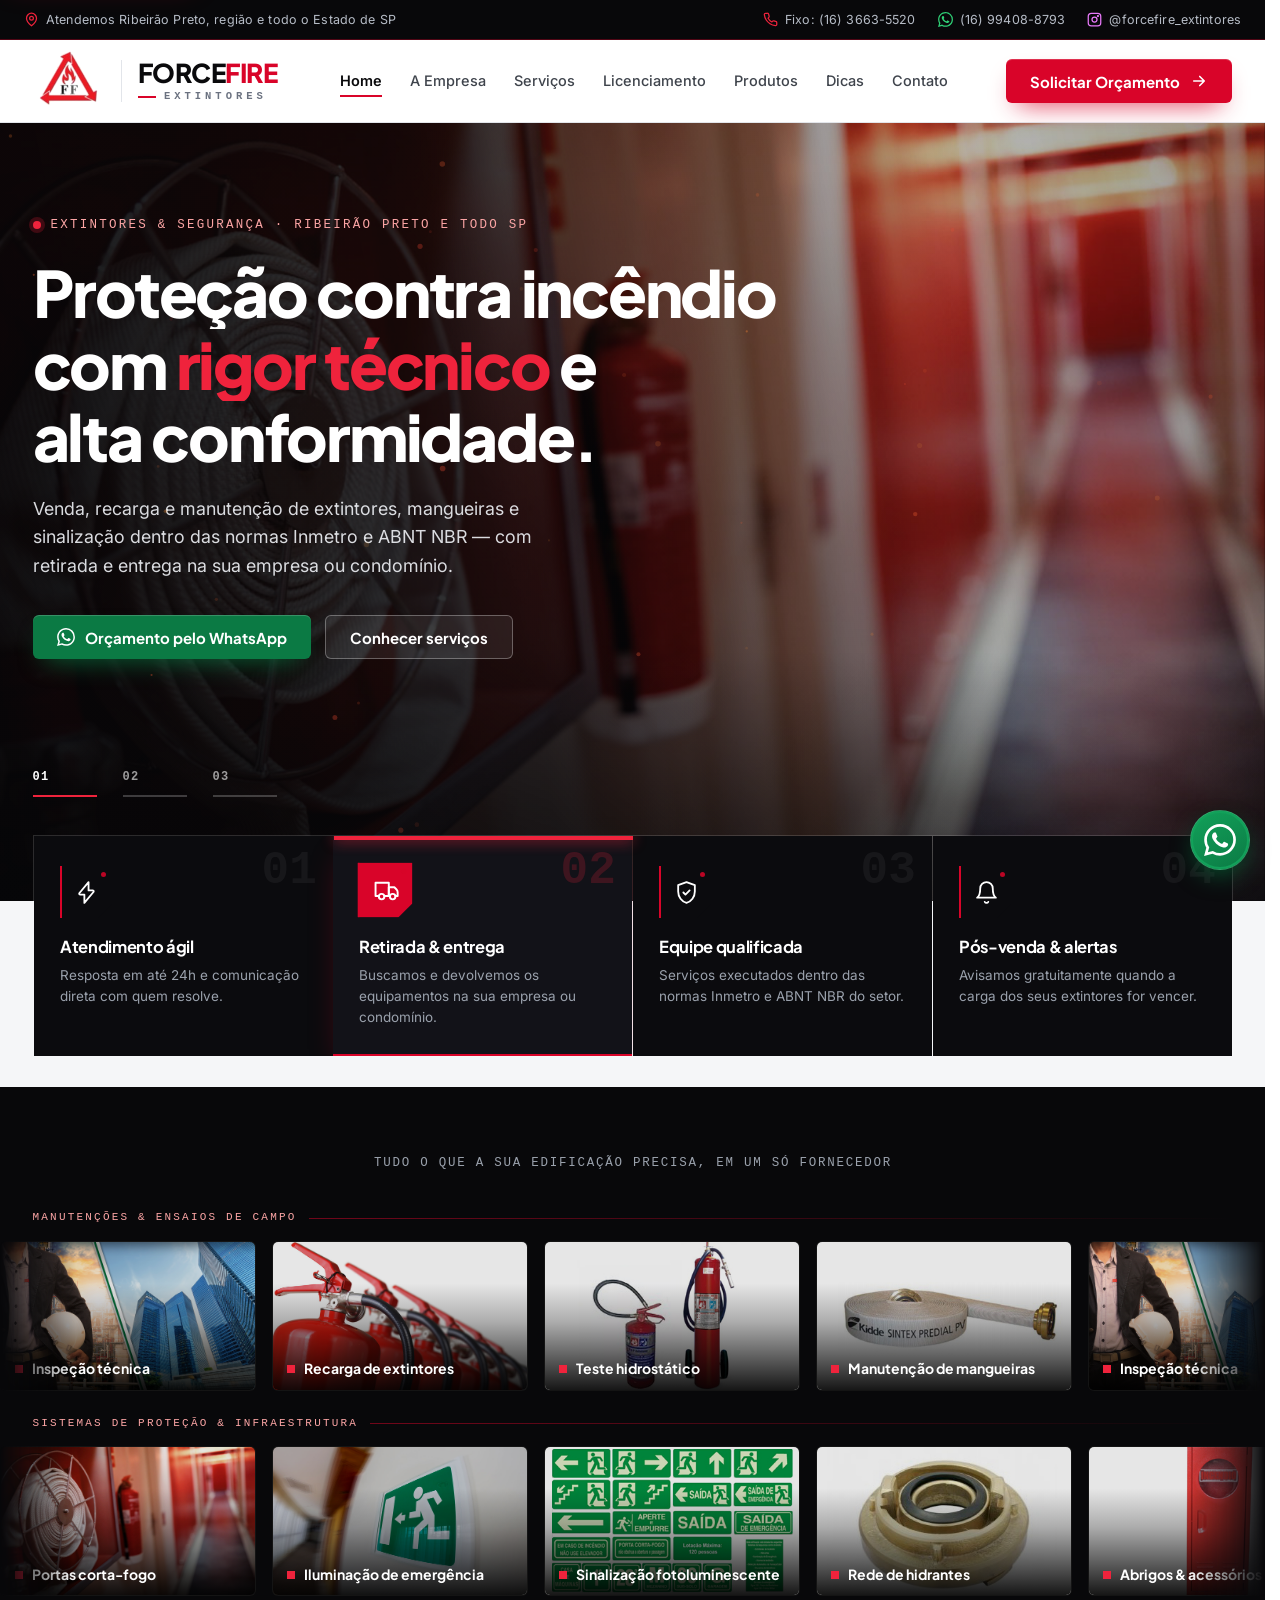
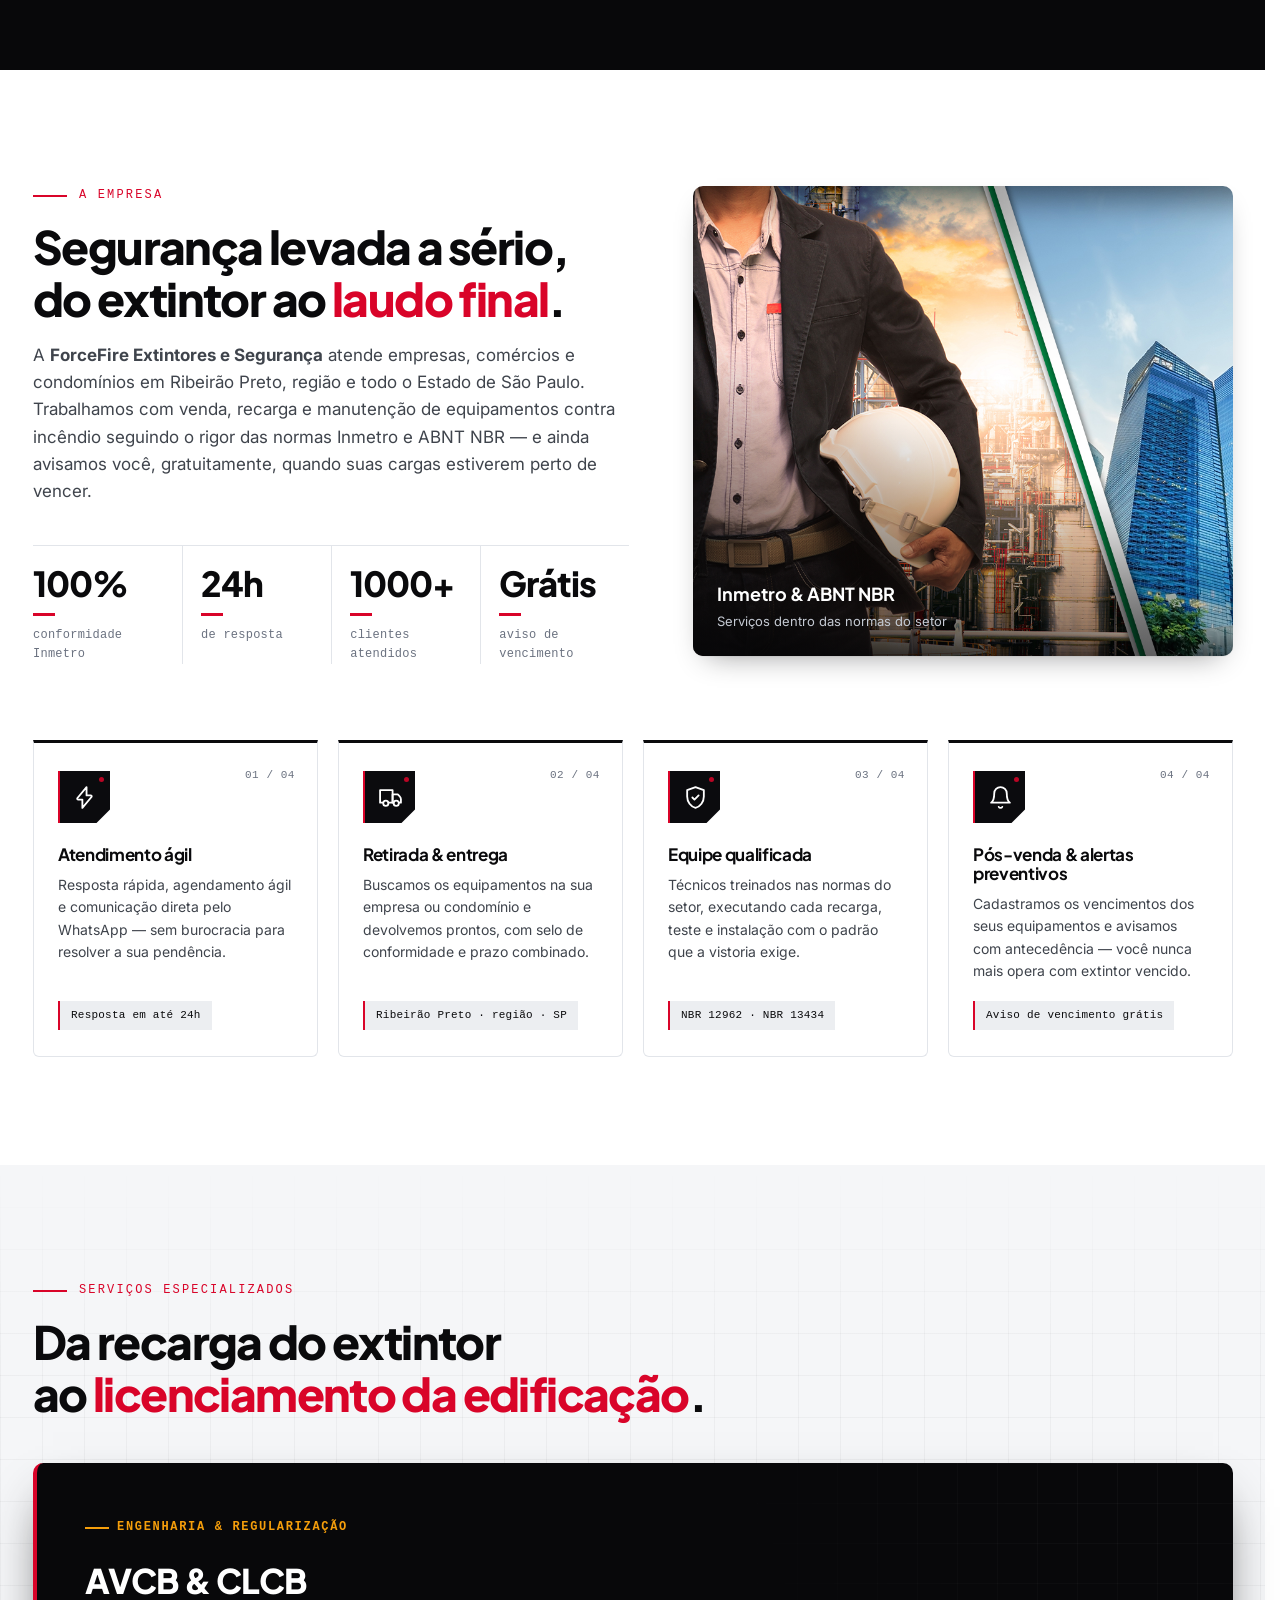
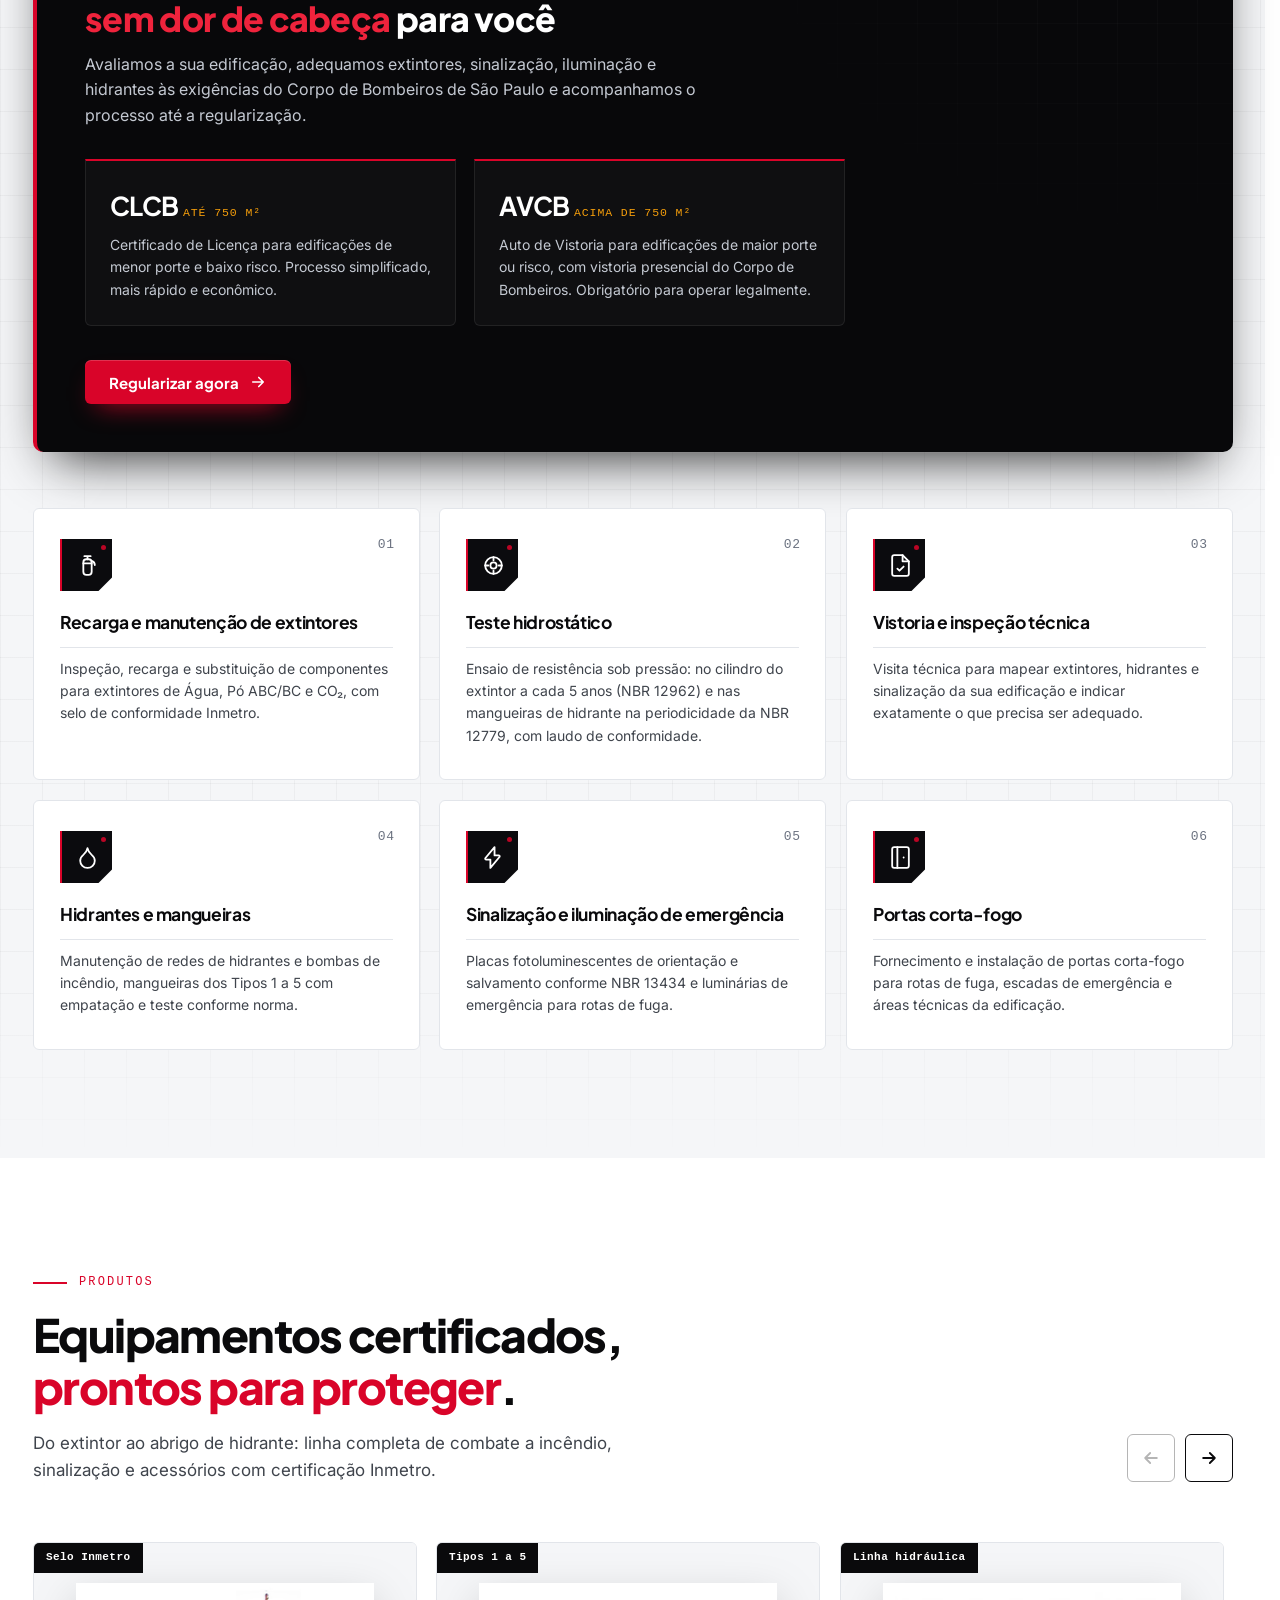
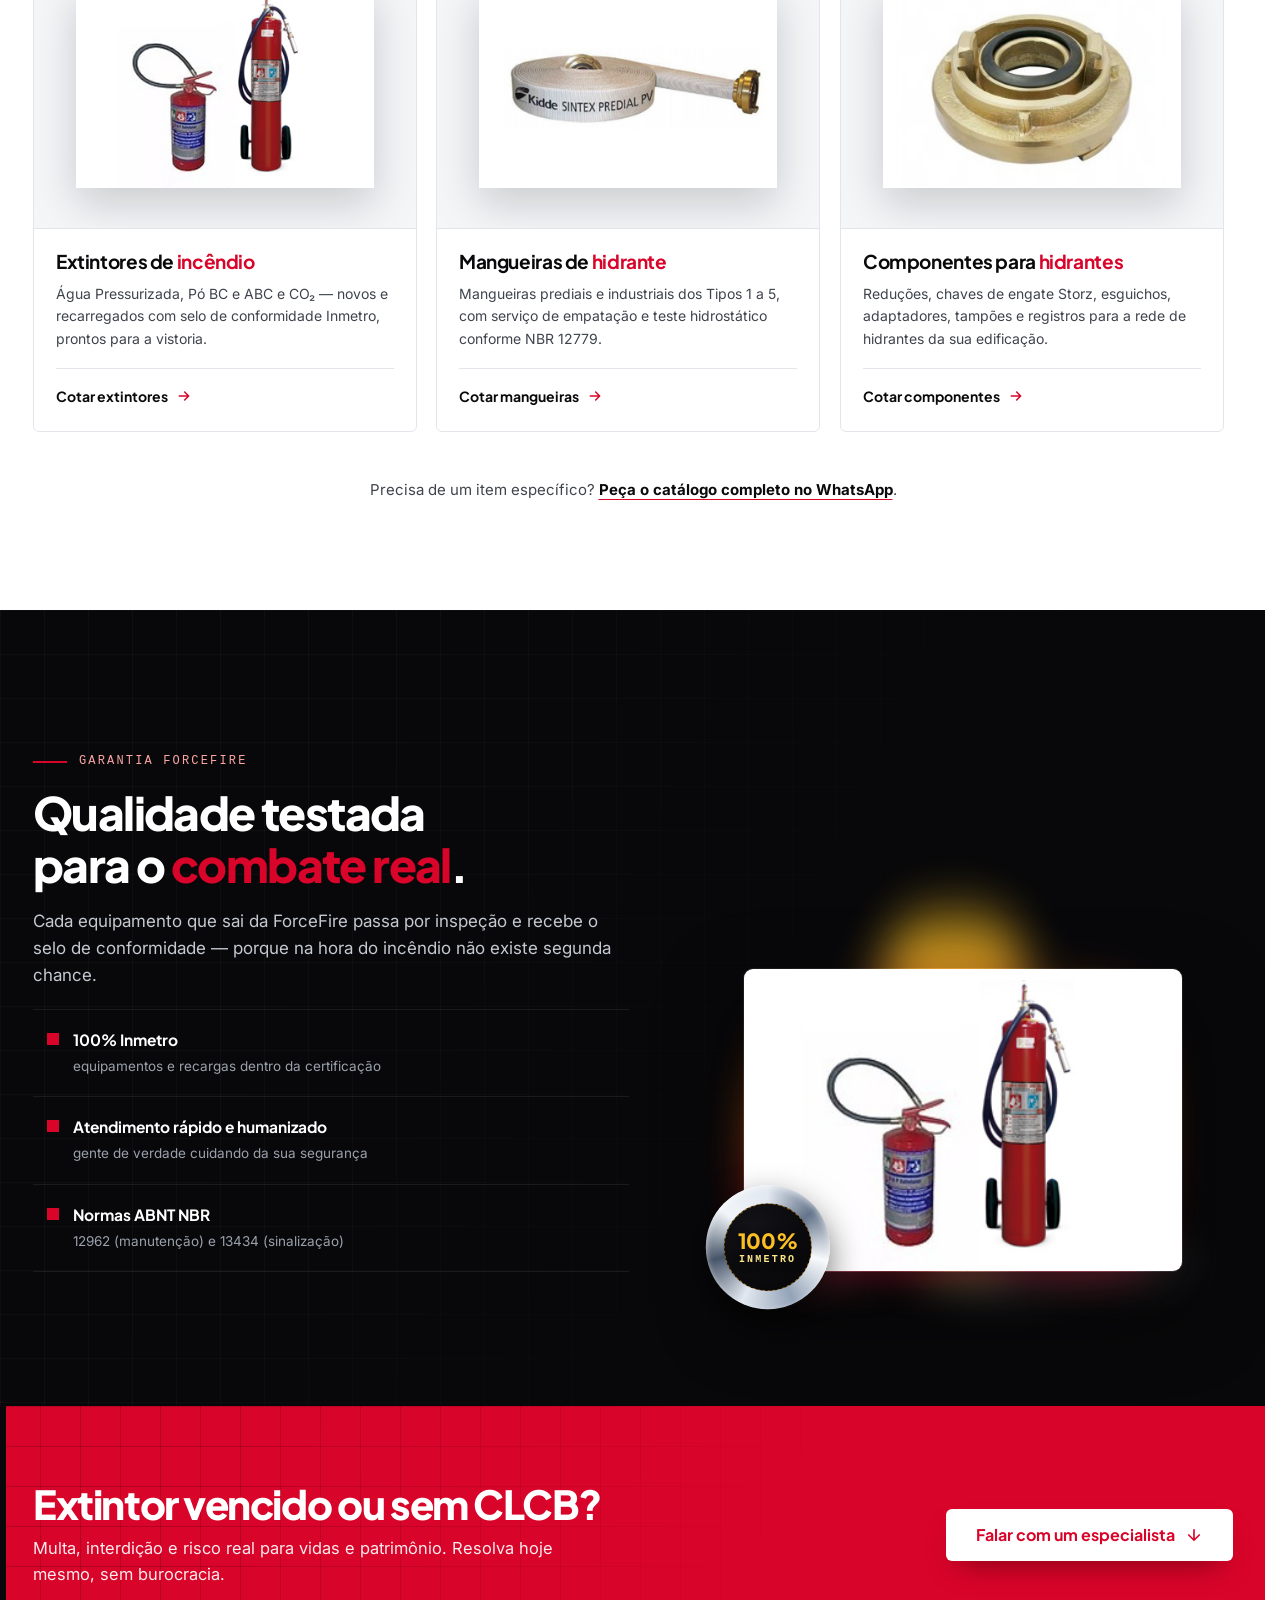
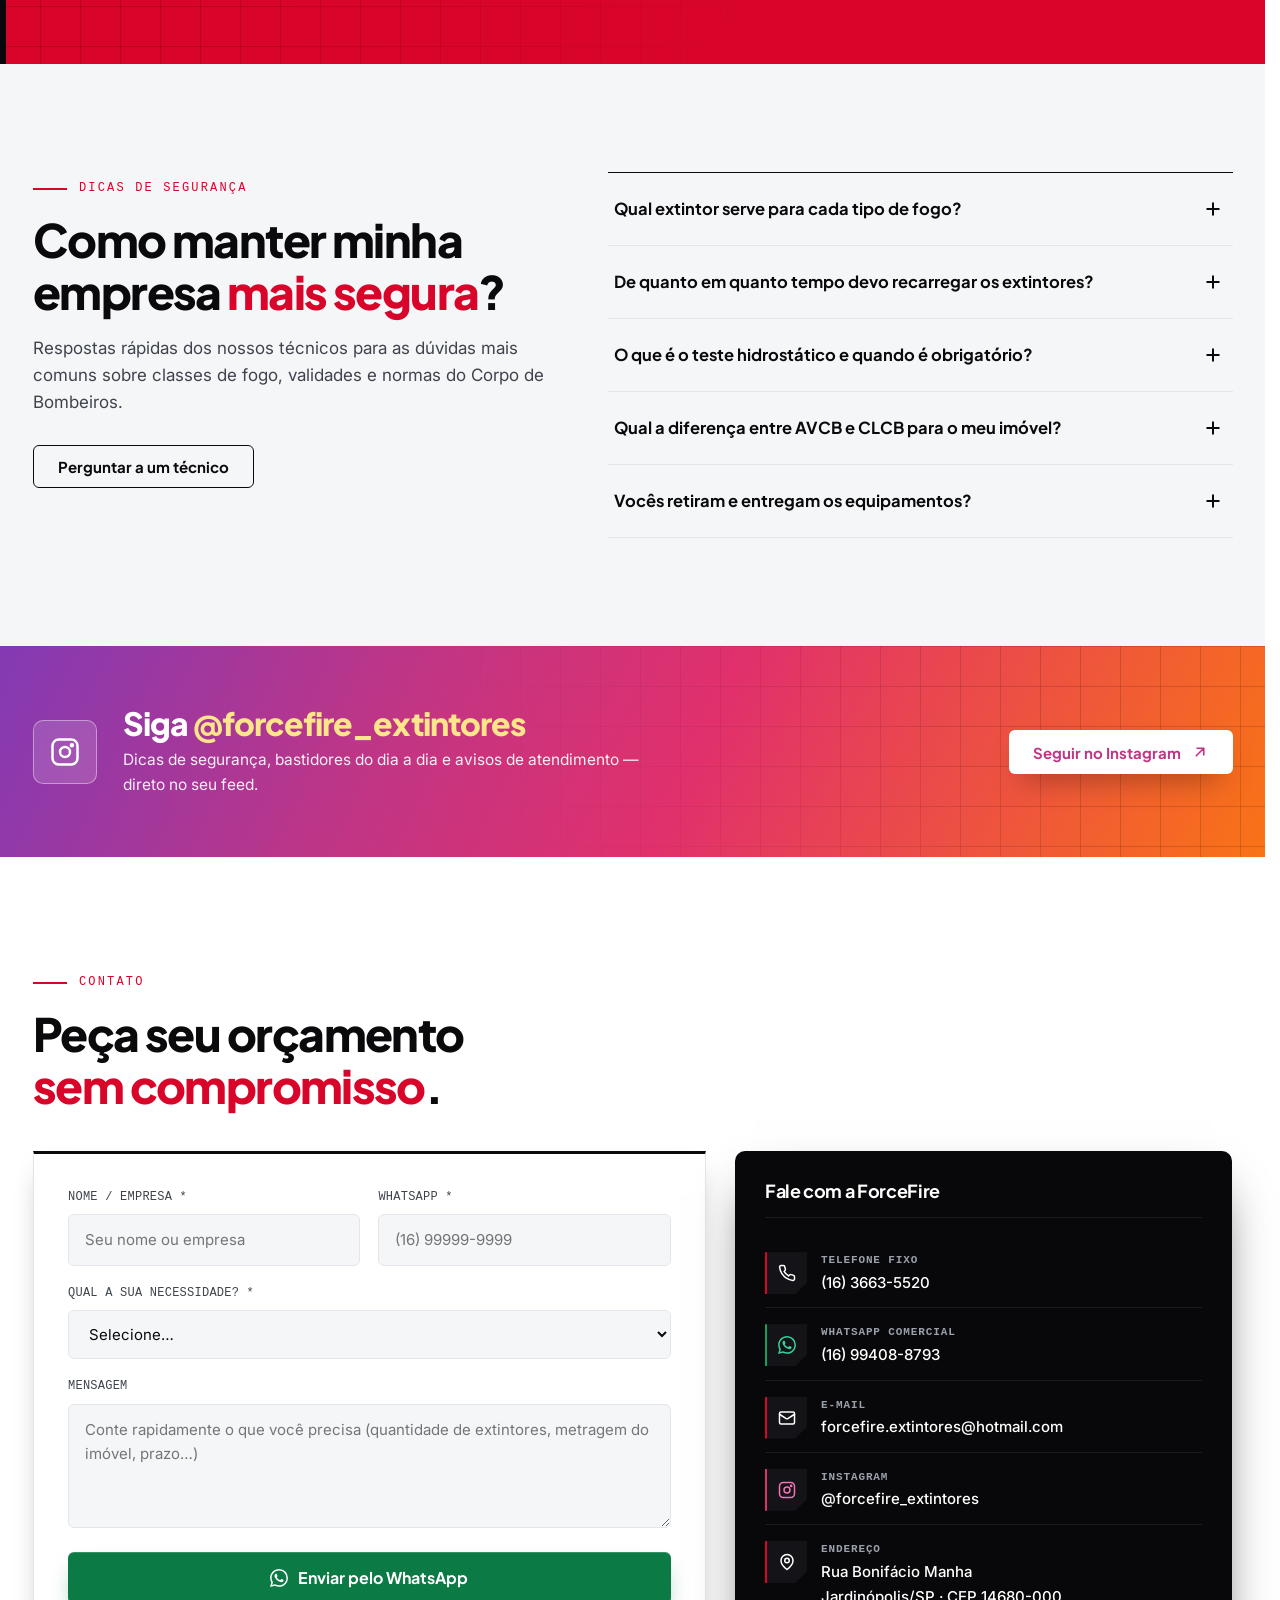
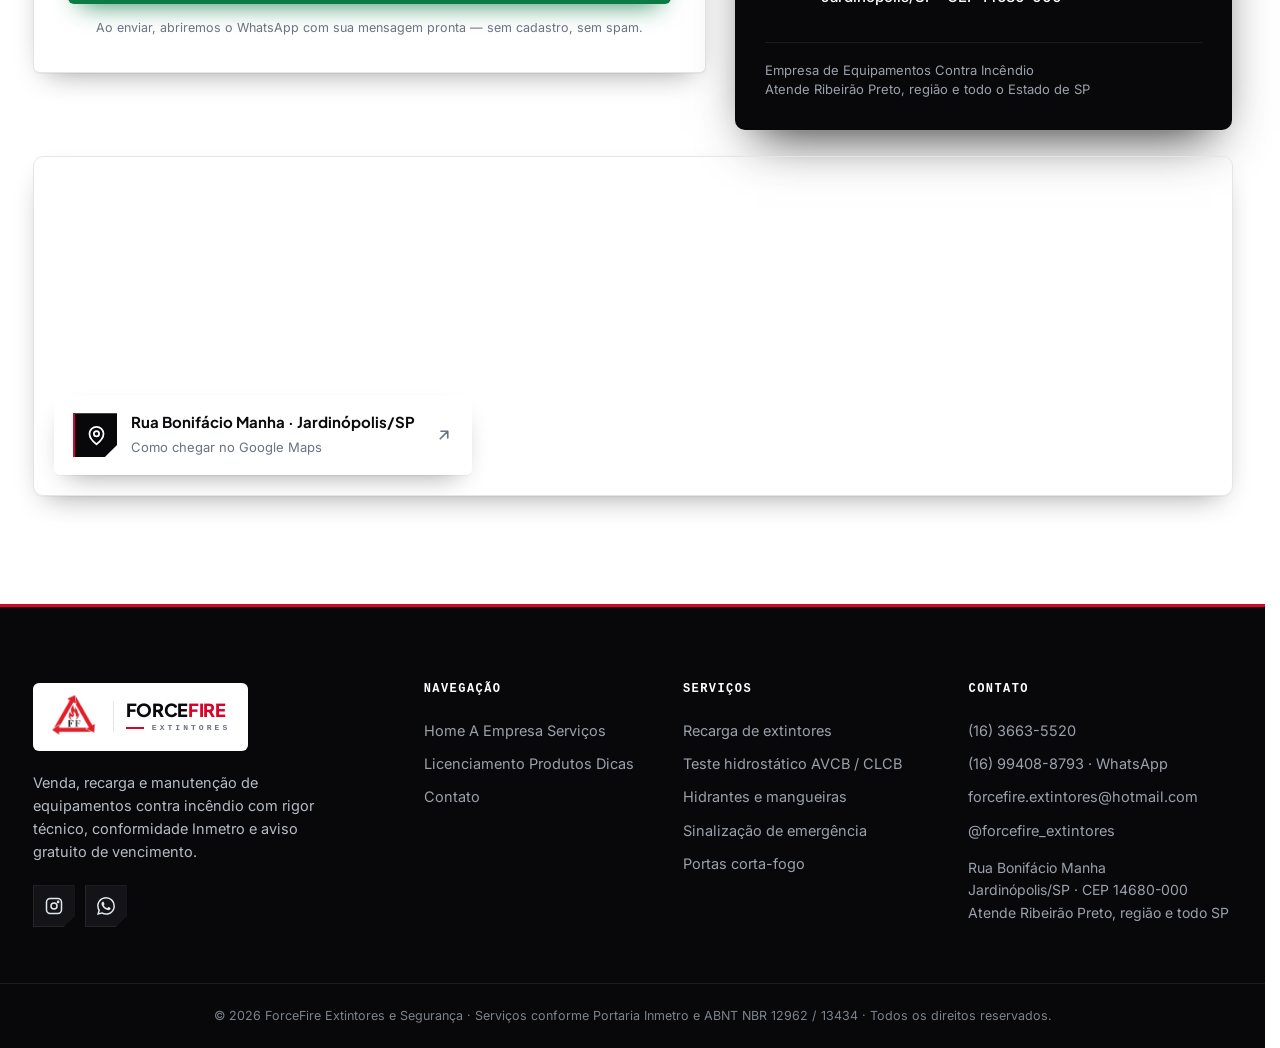
<file: OneDrive - Instituto Presbiteriano Mackenzie/Área de Trabalho/Vesta/Projeto/Freelance/Sites Grupo Alvo/Site - Force Fire-20260724T174636Z-1-001/index.html>
<!DOCTYPE html>
<html lang="pt-BR">
<head>
  <meta charset="UTF-8">
  <meta name="viewport" content="width=device-width, initial-scale=1.0">
  <script>
    // Sempre abre no topo: recarregar (F5) ou voltar não deve manter a
    // rolagem antiga. Roda antes da 1ª pintura, então não há "pulo" visível.
    // Links com #âncora continuam indo direto para a seção pedida.
    if ('scrollRestoration' in history) history.scrollRestoration = 'manual';
    if (!location.hash) window.scrollTo(0, 0);
  </script>
  <title>ForceFire Extintores | Venda e Recarga de Extintores, AVCB e CLCB em Ribeirão Preto – SP</title>
  <meta name="description" content="Extintores, recarga, teste hidrostático, mangueiras, sinalização e AVCB/CLCB em Ribeirão Preto e todo SP. Aviso gratuito de vencimento das cargas.">
  <meta name="theme-color" content="#0f172a">
  <link rel="canonical" href="https://viniciusextremxd.github.io/forcefire-extintores/">

  <!-- OpenGraph -->
  <meta property="og:type" content="website">
  <meta property="og:locale" content="pt_BR">
  <meta property="og:site_name" content="ForceFire Extintores">
  <meta property="og:title" content="ForceFire Extintores | Extintores e Segurança em Ribeirão Preto e todo SP">
  <meta property="og:description" content="Venda, recarga e manutenção de extintores com rigor técnico e conformidade Inmetro / ABNT NBR. Retirada e entrega, aviso gratuito de vencimento e regularização AVCB/CLCB.">
  <meta property="og:url" content="https://viniciusextremxd.github.io/forcefire-extintores/">
  <meta property="og:image" content="https://viniciusextremxd.github.io/forcefire-extintores/img/banner002.jpg">

  <link rel="icon" type="image/svg+xml" href="img/favicon.svg?v=3">

  <!-- Fonts -->
  <link rel="preconnect" href="https://fonts.googleapis.com">
  <link rel="preconnect" href="https://fonts.gstatic.com" crossorigin>
  <link href="https://fonts.googleapis.com/css2?family=Plus+Jakarta+Sans:wght@500;600;700;800&family=Inter:wght@400;500;600&display=swap" rel="stylesheet">

  <link rel="stylesheet" href="css/style.css?v=7">

  <!-- Dados estruturados: negócio local -->
  <script type="application/ld+json">
  {
    "@context": "https://schema.org",
    "@type": "LocalBusiness",
    "name": "ForceFire Extintores e Segurança",
    "description": "Empresa de equipamentos contra incêndio: venda, recarga e manutenção de extintores, mangueiras, sinalização e regularização AVCB/CLCB.",
    "telephone": "+55-16-3663-5520",
    "email": "forcefire.extintores@hotmail.com",
    "image": "https://viniciusextremxd.github.io/forcefire-extintores/img/logo-ff.svg",
    "areaServed": "Ribeirão Preto, região e Estado de São Paulo",
    "address": {
      "@type": "PostalAddress",
      "streetAddress": "Rua Bonifácio Manha",
      "addressLocality": "Jardinópolis",
      "addressRegion": "SP",
      "postalCode": "14680-000",
      "addressCountry": "BR"
    },
    "sameAs": [
      "https://www.instagram.com/forcefire_extintores"
    ]
  }
  </script>
  <!-- Dados estruturados: navegação do site (Sitelinks) -->
  <script type="application/ld+json">
  {
    "@context": "https://schema.org",
    "@type": "ItemList",
    "itemListElement": [
      { "@type": "SiteNavigationElement", "position": 1, "name": "A Empresa", "url": "./#empresa" },
      { "@type": "SiteNavigationElement", "position": 2, "name": "Serviços", "url": "./#servicos" },
      { "@type": "SiteNavigationElement", "position": 3, "name": "Licenciamento AVCB e CLCB", "url": "./#licenciamento" },
      { "@type": "SiteNavigationElement", "position": 4, "name": "Produtos", "url": "./#produtos" },
      { "@type": "SiteNavigationElement", "position": 5, "name": "Dicas de Segurança", "url": "./#dicas" },
      { "@type": "SiteNavigationElement", "position": 6, "name": "Contato", "url": "./#contato" }
    ]
  }
  </script>
</head>
<body>

  <a class="skip-link" href="#home">Pular para o conteúdo</a>

  <!-- Barra de progresso de scroll -->
  <div class="scroll-progress" aria-hidden="true"><span id="scrollProgress"></span></div>

  <!-- ============ TOP BAR ============ -->
  <div class="topbar">
    <div class="container topbar-inner">
      <a class="topbar-item" href="https://maps.google.com/?q=Ribeir%C3%A3o+Preto,+SP" target="_blank" rel="noopener">
        <svg viewBox="0 0 24 24" fill="none" stroke="currentColor" stroke-width="2" stroke-linecap="round" stroke-linejoin="round"><path d="M20 10c0 6-8 12-8 12s-8-6-8-12a8 8 0 1 1 16 0Z"/><circle cx="12" cy="10" r="3"/></svg>
        <span>Atendemos Ribeirão Preto, região e todo o Estado de SP</span>
      </a>
      <div class="topbar-right">
        <a class="topbar-item" href="tel:+551636635520">
          <svg viewBox="0 0 24 24" fill="none" stroke="currentColor" stroke-width="2" stroke-linecap="round" stroke-linejoin="round"><path d="M22 16.92v3a2 2 0 0 1-2.18 2 19.79 19.79 0 0 1-8.63-3.07 19.5 19.5 0 0 1-6-6 19.79 19.79 0 0 1-3.07-8.67A2 2 0 0 1 4.11 2h3a2 2 0 0 1 2 1.72c.127.96.361 1.903.7 2.81a2 2 0 0 1-.45 2.11L8.09 9.91a16 16 0 0 0 6 6l1.27-1.27a2 2 0 0 1 2.11-.45c.907.339 1.85.573 2.81.7A2 2 0 0 1 22 16.92Z"/></svg>
          <span>Fixo: (16) 3663-5520</span>
        </a>
        <a class="topbar-item topbar-whats" href="https://wa.me/5516994088793?text=Ol%C3%A1!%20Gostaria%20de%20um%20or%C3%A7amento%20com%20a%20ForceFire%20Extintores." target="_blank" rel="noopener">
          <svg viewBox="0 0 24 24" fill="currentColor"><path d="M17.472 14.382c-.297-.149-1.758-.867-2.03-.967-.273-.099-.471-.148-.67.15-.197.297-.767.966-.94 1.164-.173.199-.347.223-.644.075-.297-.15-1.255-.463-2.39-1.475-.883-.788-1.48-1.761-1.653-2.059-.173-.297-.018-.458.13-.606.134-.133.297-.347.446-.52.149-.174.198-.298.297-.497.1-.198.05-.371-.025-.52-.074-.149-.668-1.612-.916-2.207-.242-.579-.487-.5-.669-.51-.173-.008-.371-.01-.57-.01-.198 0-.52.074-.792.372-.273.297-1.04 1.016-1.04 2.479 0 1.462 1.064 2.875 1.213 3.074.148.198 2.095 3.2 5.076 4.487.71.306 1.263.489 1.694.625.712.227 1.36.195 1.872.118.57-.085 1.758-.719 2.006-1.413.248-.694.248-1.289.173-1.413-.074-.124-.272-.198-.57-.347m-5.421 7.403h-.004a9.87 9.87 0 0 1-5.031-1.378l-.361-.214-3.741.982.998-3.648-.235-.374a9.86 9.86 0 0 1-1.51-5.26c.001-5.45 4.436-9.884 9.888-9.884 2.64 0 5.122 1.03 6.988 2.898a9.825 9.825 0 0 1 2.893 6.994c-.003 5.45-4.437 9.884-9.885 9.884m8.413-18.297A11.815 11.815 0 0 0 12.05 0C5.495 0 .16 5.335.157 11.892c0 2.096.547 4.142 1.588 5.945L.057 24l6.305-1.654a11.882 11.882 0 0 0 5.683 1.448h.005c6.554 0 11.89-5.335 11.893-11.893a11.821 11.821 0 0 0-3.48-8.413Z"/></svg>
          <span>(16) 99408-8793</span>
        </a>
        <a class="topbar-item topbar-insta" href="https://www.instagram.com/forcefire_extintores" target="_blank" rel="noopener">
          <svg viewBox="0 0 24 24" fill="none" stroke="currentColor" stroke-width="2" stroke-linecap="round" stroke-linejoin="round"><rect x="2" y="2" width="20" height="20" rx="5"/><circle cx="12" cy="12" r="4"/><circle cx="17.5" cy="6.5" r=".8" fill="currentColor"/></svg>
          <span>@forcefire_extintores</span>
        </a>
      </div>
    </div>
  </div>

  <!-- ============ HEADER / NAVBAR ============ -->
  <header class="header" id="header">
    <div class="container header-inner">
      <a href="#home" class="brand" aria-label="ForceFire Extintores - Início">
        <img class="brand-icon" src="img/logo-ff.svg?v=3" alt="ForceFire Logo" width="68" height="64" fetchpriority="high">
        <span class="brand-text">
          <b class="brand-name">FORCE<i>FIRE</i></b>
          <span class="brand-sub">Extintores</span>
        </span>
      </a>

      <nav class="nav" id="nav" aria-label="Navegação principal">
        <a href="#home" class="nav-link is-active">Home</a>
        <a href="#empresa" class="nav-link">A Empresa</a>
        <a href="#servicos" class="nav-link">Serviços</a>
        <a href="#licenciamento" class="nav-link">Licenciamento</a>
        <a href="#produtos" class="nav-link">Produtos</a>
        <a href="#dicas" class="nav-link">Dicas</a>
        <a href="#contato" class="nav-link">Contato</a>
        <a href="#contato" class="btn btn-primary nav-cta">Solicitar Orçamento →</a>
      </nav>

      <div class="header-actions">
        <a href="#contato" class="btn btn-primary btn-magnetic header-cta">
          <span>Solicitar Orçamento</span>
          <svg viewBox="0 0 24 24" fill="none" stroke="currentColor" stroke-width="2.2" stroke-linecap="round" stroke-linejoin="round"><path d="M5 12h14M13 6l6 6-6 6"/></svg>
        </a>
        <button class="nav-toggle" id="navToggle" aria-label="Abrir menu" aria-expanded="false" aria-controls="nav">
          <span></span><span></span><span></span>
        </button>
      </div>
    </div>
  </header>

  <main>

    <!-- ============ HERO SLIDER ============ -->
    <section class="hero" id="home">
      <canvas id="embers" class="hero-embers" aria-hidden="true"></canvas>

      <div class="hero-slider" id="heroSlider" role="group" aria-roledescription="carrossel" aria-label="Destaques da ForceFire">
        <!-- Slide 1 -->
        <article class="slide slide-dark is-active">
          <div class="slide-bg">
            <img src="img/banner001.jpg?v=1" alt="Mangueira e extintor de incêndio instalados em corredor de edificação" fetchpriority="high" decoding="async">
          </div>
          <div class="slide-overlay"></div>
          <div class="container slide-content">
            <p class="slide-kicker"><span class="kicker-dot"></span>Extintores &amp; Segurança · Ribeirão Preto e todo SP</p>
            <h1 class="slide-title">
              <span class="h-line"><span>Proteção contra incêndio</span></span>
              <span class="h-line"><span>com <em>rigor técnico</em> e</span></span>
              <span class="h-line"><span>alta conformidade.</span></span>
            </h1>
            <p class="slide-text">Venda, recarga e manutenção de extintores, mangueiras e sinalização dentro das normas Inmetro e ABNT NBR — com retirada e entrega na sua empresa ou condomínio.</p>
            <div class="slide-ctas">
              <a href="https://wa.me/5516994088793?text=Ol%C3%A1!%20Gostaria%20de%20um%20or%C3%A7amento%20com%20a%20ForceFire%20Extintores." target="_blank" rel="noopener" class="btn btn-whats btn-magnetic">
                <svg viewBox="0 0 24 24" fill="currentColor"><path d="M17.472 14.382c-.297-.149-1.758-.867-2.03-.967-.273-.099-.471-.148-.67.15-.197.297-.767.966-.94 1.164-.173.199-.347.223-.644.075-.297-.15-1.255-.463-2.39-1.475-.883-.788-1.48-1.761-1.653-2.059-.173-.297-.018-.458.13-.606.134-.133.297-.347.446-.52.149-.174.198-.298.297-.497.1-.198.05-.371-.025-.52-.074-.149-.668-1.612-.916-2.207-.242-.579-.487-.5-.669-.51-.173-.008-.371-.01-.57-.01-.198 0-.52.074-.792.372-.273.297-1.04 1.016-1.04 2.479 0 1.462 1.064 2.875 1.213 3.074.148.198 2.095 3.2 5.076 4.487.71.306 1.263.489 1.694.625.712.227 1.36.195 1.872.118.57-.085 1.758-.719 2.006-1.413.248-.694.248-1.289.173-1.413-.074-.124-.272-.198-.57-.347m-5.421 7.403h-.004a9.87 9.87 0 0 1-5.031-1.378l-.361-.214-3.741.982.998-3.648-.235-.374a9.86 9.86 0 0 1-1.51-5.26c.001-5.45 4.436-9.884 9.888-9.884 2.64 0 5.122 1.03 6.988 2.898a9.825 9.825 0 0 1 2.893 6.994c-.003 5.45-4.437 9.884-9.885 9.884m8.413-18.297A11.815 11.815 0 0 0 12.05 0C5.495 0 .16 5.335.157 11.892c0 2.096.547 4.142 1.588 5.945L.057 24l6.305-1.654a11.882 11.882 0 0 0 5.683 1.448h.005c6.554 0 11.89-5.335 11.893-11.893a11.821 11.821 0 0 0-3.48-8.413Z"/></svg>
                <span>Orçamento pelo WhatsApp</span>
              </a>
              <a href="#servicos" class="btn btn-ghost btn-magnetic"><span>Conhecer serviços</span></a>
            </div>
          </div>
        </article>

        <!-- Slide 2 -->
        <article class="slide slide-light">
          <div class="slide-bg slide-bg-light">
            <img src="img/banner002.jpg?v=1" alt="Fileira de extintores de incêndio novos com carga completa" loading="lazy" decoding="async">
          </div>
          <div class="slide-overlay slide-overlay-light"></div>
          <div class="container slide-content">
            <p class="slide-kicker slide-kicker-dark"><span class="kicker-dot"></span>Homologados pelo Inmetro</p>
            <h2 class="slide-title slide-title-dark">
              <span class="h-line"><span>Venda, recarga e</span></span>
              <span class="h-line"><span><em>manutenção</em> de</span></span>
              <span class="h-line"><span>extintores.</span></span>
            </h2>
            <p class="slide-text slide-text-dark">Água, Pó ABC/BC e CO₂ com selo de conformidade, retirada e entrega no seu endereço e aviso gratuito de vencimento das cargas.</p>
            <div class="slide-ctas">
              <a href="#produtos" class="btn btn-primary btn-magnetic"><span>Ver produtos</span></a>
              <a href="tel:+551636635520" class="btn btn-outline btn-magnetic">
                <svg viewBox="0 0 24 24" fill="none" stroke="currentColor" stroke-width="2" stroke-linecap="round" stroke-linejoin="round"><path d="M22 16.92v3a2 2 0 0 1-2.18 2 19.79 19.79 0 0 1-8.63-3.07 19.5 19.5 0 0 1-6-6 19.79 19.79 0 0 1-3.07-8.67A2 2 0 0 1 4.11 2h3a2 2 0 0 1 2 1.72c.127.96.361 1.903.7 2.81a2 2 0 0 1-.45 2.11L8.09 9.91a16 16 0 0 0 6 6l1.27-1.27a2 2 0 0 1 2.11-.45c.907.339 1.85.573 2.81.7A2 2 0 0 1 22 16.92Z"/></svg>
                <span>(16) 3663-5520</span>
              </a>
            </div>
          </div>
        </article>

        <!-- Slide 3 -->
        <article class="slide slide-dark">
          <div class="slide-bg">
            <img src="img/banner003.jpg?v=1" alt="Placa de sinalização de rota de fuga em edificação regularizada" loading="lazy" decoding="async">
          </div>
          <div class="slide-overlay slide-overlay-red"></div>
          <div class="container slide-content">
            <p class="slide-kicker"><span class="kicker-dot"></span>Engenharia &amp; Licenciamento</p>
            <h2 class="slide-title">
              <span class="h-line"><span>Regularização de</span></span>
              <span class="h-line"><span><em>AVCB e CLCB</em> junto ao</span></span>
              <span class="h-line"><span>Corpo de Bombeiros.</span></span>
            </h2>
            <p class="slide-text">Da edificação de pequeno porte (CLCB, até 750 m²) à de grande porte (AVCB): acompanhamos as adequações para o seu imóvel operar regularizado.</p>
            <div class="slide-ctas">
              <a href="#licenciamento" class="btn btn-primary btn-magnetic"><span>Regularizar meu imóvel</span></a>
              <a href="#dicas" class="btn btn-ghost btn-magnetic"><span>AVCB ou CLCB?</span></a>
            </div>
          </div>
        </article>
      </div>

      <!-- UI do slider -->
      <div class="hero-ui container">
        <div class="hero-dots" id="heroDots" role="group" aria-label="Escolher slide">
          <button class="hero-dot is-active" aria-label="Ir para o slide 1" aria-current="true"><i>01</i><b><s></s></b></button>
          <button class="hero-dot" aria-label="Ir para o slide 2"><i>02</i><b><s></s></b></button>
          <button class="hero-dot" aria-label="Ir para o slide 3"><i>03</i><b><s></s></b></button>
        </div>
      </div>
    </section>

    <!-- ============ DIFERENCIAIS ============ -->
    <section class="difs" aria-label="Diferenciais da ForceFire">
      <div class="container">
        <div class="difs-grid stagger" id="difsGrid">
          <div class="difs-bar" id="difsBar" aria-hidden="true"></div>
          <article class="dif reveal is-active" data-dif="0">
            <div class="dif-icon">
              <svg viewBox="0 0 24 24" fill="none" stroke="currentColor" stroke-width="1.8" stroke-linecap="round" stroke-linejoin="round"><path d="M13 2 4.09 12.69A1 1 0 0 0 5 14h4v8l8.91-10.69A1 1 0 0 0 17 10h-4V2Z"/></svg>
            </div>
            <h3>Atendimento ágil</h3>
            <p>Resposta em até 24h e comunicação direta com quem resolve.</p>
          </article>
          <article class="dif reveal" data-dif="1">
            <div class="dif-icon">
              <svg viewBox="0 0 24 24" fill="none" stroke="currentColor" stroke-width="1.8" stroke-linecap="round" stroke-linejoin="round"><path d="M10 17h4V5H2v12h3"/><path d="M20 17h2v-3.34a4 4 0 0 0-1.17-2.83L19 9h-5v8h1"/><circle cx="7.5" cy="17.5" r="2.5"/><circle cx="17.5" cy="17.5" r="2.5"/></svg>
            </div>
            <h3>Retirada &amp; entrega</h3>
            <p>Buscamos e devolvemos os equipamentos na sua empresa ou condomínio.</p>
          </article>
          <article class="dif reveal" data-dif="2">
            <div class="dif-icon">
              <svg viewBox="0 0 24 24" fill="none" stroke="currentColor" stroke-width="1.8" stroke-linecap="round" stroke-linejoin="round"><path d="M12 2 4 5v6c0 5.25 3.4 9.74 8 11 4.6-1.26 8-5.75 8-11V5l-8-3Z"/><path d="m9 12 2 2 4-4"/></svg>
            </div>
            <h3>Equipe qualificada</h3>
            <p>Serviços executados dentro das normas Inmetro e ABNT NBR do setor.</p>
          </article>
          <article class="dif reveal" data-dif="3">
            <div class="dif-icon">
              <svg viewBox="0 0 24 24" fill="none" stroke="currentColor" stroke-width="1.8" stroke-linecap="round" stroke-linejoin="round"><path d="M6 8a6 6 0 0 1 12 0c0 7 3 9 3 9H3s3-2 3-9"/><path d="M10.3 21a1.94 1.94 0 0 0 3.4 0"/></svg>
            </div>
            <h3>Pós-venda &amp; alertas</h3>
            <p>Avisamos gratuitamente quando a carga dos seus extintores for vencer.</p>
          </article>
        </div>
      </div>
    </section>

    <!-- ============ MARQUEE DUPLO DE SERVIÇOS ============ -->
    <section class="lanes" aria-label="Frentes de atuação da ForceFire">
      <div class="container lanes-head reveal">
        <p>Tudo o que a sua edificação precisa, em um só fornecedor</p>
      </div>

      <!-- Linha 1: esquerda → direita -->
      <div class="lane" data-dir="ltr">
        <p class="lane-label"><span>Manutenções &amp; ensaios de campo</span></p>
        <div class="lane-viewport">
        <div class="lane-track lane-track-ltr">
          <div class="lane-group">
            <figure class="lane-card"><img src="img/banner004.jpg?v=1" alt="" loading="lazy"><figcaption>Inspeção técnica</figcaption></figure>
            <figure class="lane-card"><img src="img/banner002.jpg?v=1" alt="" loading="lazy"><figcaption>Recarga de extintores</figcaption></figure>
            <figure class="lane-card"><img src="img/extintor-01.jpg?v=1" alt="" loading="lazy"><figcaption>Teste hidrostático</figcaption></figure>
            <figure class="lane-card"><img src="img/mangueira-de-incendio-01.jpg?v=1" alt="" loading="lazy"><figcaption>Manutenção de mangueiras</figcaption></figure>
          </div>
          <div class="lane-group" aria-hidden="true">
            <figure class="lane-card"><img src="img/banner004.jpg?v=1" alt="" loading="lazy"><figcaption>Inspeção técnica</figcaption></figure>
            <figure class="lane-card"><img src="img/banner002.jpg?v=1" alt="" loading="lazy"><figcaption>Recarga de extintores</figcaption></figure>
            <figure class="lane-card"><img src="img/extintor-01.jpg?v=1" alt="" loading="lazy"><figcaption>Teste hidrostático</figcaption></figure>
            <figure class="lane-card"><img src="img/mangueira-de-incendio-01.jpg?v=1" alt="" loading="lazy"><figcaption>Manutenção de mangueiras</figcaption></figure>
          </div>
        </div>
        </div>
      </div>

      <!-- Linha 2: direita → esquerda -->
      <div class="lane" data-dir="rtl">
        <p class="lane-label"><span>Sistemas de proteção &amp; infraestrutura</span></p>
        <div class="lane-viewport">
        <div class="lane-track lane-track-rtl">
          <div class="lane-group">
            <figure class="lane-card"><img src="img/banner001.jpg?v=1" alt="" loading="lazy"><figcaption>Portas corta-fogo</figcaption></figure>
            <figure class="lane-card"><img src="img/banner003.jpg?v=1" alt="" loading="lazy"><figcaption>Iluminação de emergência</figcaption></figure>
            <figure class="lane-card"><img src="img/sinalizacao01.jpg?v=1" alt="" loading="lazy"><figcaption>Sinalização fotoluminescente</figcaption></figure>
            <figure class="lane-card"><img src="img/componentes-para-hidrantes01.jpg?v=1" alt="" loading="lazy"><figcaption>Rede de hidrantes</figcaption></figure>
            <figure class="lane-card"><img src="img/abrigos01.jpg?v=1" alt="" loading="lazy"><figcaption>Abrigos &amp; acessórios</figcaption></figure>
          </div>
          <div class="lane-group" aria-hidden="true">
            <figure class="lane-card"><img src="img/banner001.jpg?v=1" alt="" loading="lazy"><figcaption>Portas corta-fogo</figcaption></figure>
            <figure class="lane-card"><img src="img/banner003.jpg?v=1" alt="" loading="lazy"><figcaption>Iluminação de emergência</figcaption></figure>
            <figure class="lane-card"><img src="img/sinalizacao01.jpg?v=1" alt="" loading="lazy"><figcaption>Sinalização fotoluminescente</figcaption></figure>
            <figure class="lane-card"><img src="img/componentes-para-hidrantes01.jpg?v=1" alt="" loading="lazy"><figcaption>Rede de hidrantes</figcaption></figure>
            <figure class="lane-card"><img src="img/abrigos01.jpg?v=1" alt="" loading="lazy"><figcaption>Abrigos &amp; acessórios</figcaption></figure>
          </div>
        </div>
        </div>
      </div>
    </section>

    <!-- ============ A EMPRESA ============ -->
    <section class="section empresa" id="empresa">
      <div class="container">
        <div class="empresa-grid">
          <div class="empresa-copy">
            <p class="section-kicker reveal">A Empresa</p>
            <h2 class="section-title reveal">Segurança levada a sério, <br class="d-br">do extintor ao <em>laudo final</em>.</h2>
            <p class="section-lead reveal">A <strong>ForceFire Extintores e Segurança</strong> atende empresas, comércios e condomínios em Ribeirão Preto, região e todo o Estado de São Paulo. Trabalhamos com venda, recarga e manutenção de equipamentos contra incêndio seguindo o rigor das normas Inmetro e ABNT NBR — e ainda avisamos você, gratuitamente, quando suas cargas estiverem perto de vencer.</p>

            <ul class="stats reveal">
              <li><b data-count="100" data-suffix="%">0</b><span>conformidade Inmetro</span></li>
              <li><b data-count="24" data-suffix="h">0</b><span>de resposta</span></li>
              <li><b data-count="1000" data-suffix="+">0</b><span>clientes atendidos</span></li>
              <li><b>Grátis</b><span>aviso de vencimento</span></li>
            </ul>
          </div>

          <div class="empresa-visual reveal reveal-r">
            <figure class="empresa-photo glow-card">
              <img src="img/banner004.jpg?v=1" alt="Técnico de segurança contra incêndio com capacete em planta industrial" loading="lazy" decoding="async">
              <figcaption>
                <b>Inmetro &amp; ABNT NBR</b>
                <span>Serviços dentro das normas do setor</span>
              </figcaption>
            </figure>
          </div>
        </div>

        <div class="beneficios-grid stagger">
          <article class="beneficio reveal">
            <div class="beneficio-icon">
              <svg viewBox="0 0 24 24" fill="none" stroke="currentColor" stroke-width="1.8" stroke-linecap="round" stroke-linejoin="round"><path d="M13 2 4.09 12.69A1 1 0 0 0 5 14h4v8l8.91-10.69A1 1 0 0 0 17 10h-4V2Z"/></svg>
            </div>
            <h3>Atendimento ágil</h3>
            <p>Resposta rápida, agendamento ágil e comunicação direta pelo WhatsApp — sem burocracia para resolver a sua pendência.</p>
            <span class="beneficio-proof">Resposta em até 24h</span>
          </article>
          <article class="beneficio reveal">
            <div class="beneficio-icon">
              <svg viewBox="0 0 24 24" fill="none" stroke="currentColor" stroke-width="1.8" stroke-linecap="round" stroke-linejoin="round"><path d="M10 17h4V5H2v12h3"/><path d="M20 17h2v-3.34a4 4 0 0 0-1.17-2.83L19 9h-5v8h1"/><circle cx="7.5" cy="17.5" r="2.5"/><circle cx="17.5" cy="17.5" r="2.5"/></svg>
            </div>
            <h3>Retirada &amp; entrega</h3>
            <p>Buscamos os equipamentos na sua empresa ou condomínio e devolvemos prontos, com selo de conformidade e prazo combinado.</p>
            <span class="beneficio-proof">Ribeirão Preto · região · SP</span>
          </article>
          <article class="beneficio reveal">
            <div class="beneficio-icon">
              <svg viewBox="0 0 24 24" fill="none" stroke="currentColor" stroke-width="1.8" stroke-linecap="round" stroke-linejoin="round"><path d="M12 2 4 5v6c0 5.25 3.4 9.74 8 11 4.6-1.26 8-5.75 8-11V5l-8-3Z"/><path d="m9 12 2 2 4-4"/></svg>
            </div>
            <h3>Equipe qualificada</h3>
            <p>Técnicos treinados nas normas do setor, executando cada recarga, teste e instalação com o padrão que a vistoria exige.</p>
            <span class="beneficio-proof">NBR 12962 · NBR 13434</span>
          </article>
          <article class="beneficio reveal">
            <div class="beneficio-icon">
              <svg viewBox="0 0 24 24" fill="none" stroke="currentColor" stroke-width="1.8" stroke-linecap="round" stroke-linejoin="round"><path d="M6 8a6 6 0 0 1 12 0c0 7 3 9 3 9H3s3-2 3-9"/><path d="M10.3 21a1.94 1.94 0 0 0 3.4 0"/></svg>
            </div>
            <h3>Pós-venda &amp; alertas preventivos</h3>
            <p>Cadastramos os vencimentos dos seus equipamentos e avisamos com antecedência — você nunca mais opera com extintor vencido.</p>
            <span class="beneficio-proof">Aviso de vencimento grátis</span>
          </article>
        </div>
      </div>
    </section>

    <!-- ============ SERVIÇOS ============ -->
    <section class="section servicos" id="servicos">
      <div class="container">
        <p class="section-kicker reveal">Serviços Especializados</p>
        <h2 class="section-title reveal">Da recarga do extintor <br class="d-br">ao <em>licenciamento da edificação</em>.</h2>

        <!-- Destaque AVCB/CLCB -->
        <article class="avcb-card reveal reveal-scale" id="licenciamento">
          <div class="avcb-badge">Engenharia &amp; Regularização</div>
          <div class="avcb-grid">
            <div class="avcb-copy">
              <h3>AVCB &amp; CLCB <br class="d-br"><em>sem dor de cabeça</em> para você</h3>
              <p>Avaliamos a sua edificação, adequamos extintores, sinalização, iluminação e hidrantes às exigências do Corpo de Bombeiros de São Paulo e acompanhamos o processo até a regularização.</p>
              <div class="avcb-tipos">
                <div class="avcb-tipo glow-card">
                  <b>CLCB</b>
                  <span>Até 750 m²</span>
                  <p>Certificado de Licença para edificações de menor porte e baixo risco. Processo simplificado, mais rápido e econômico.</p>
                </div>
                <div class="avcb-tipo glow-card">
                  <b>AVCB</b>
                  <span>Acima de 750 m²</span>
                  <p>Auto de Vistoria para edificações de maior porte ou risco, com vistoria presencial do Corpo de Bombeiros. Obrigatório para operar legalmente.</p>
                </div>
              </div>
              <a class="btn btn-danger btn-magnetic" href="https://wa.me/5516994088793?text=Ol%C3%A1!%20Preciso%20regularizar%20o%20AVCB%2FCLCB%20do%20meu%20im%C3%B3vel." target="_blank" rel="noopener"><span>Regularizar agora</span>
                <svg viewBox="0 0 24 24" fill="none" stroke="currentColor" stroke-width="2.2" stroke-linecap="round" stroke-linejoin="round"><path d="M5 12h14M13 6l6 6-6 6"/></svg>
              </a>
            </div>
          </div>
        </article>

        <div class="servicos-grid stagger">
          <article class="servico reveal">
            <div class="servico-icon">
              <svg viewBox="0 0 24 24" fill="none" stroke="currentColor" stroke-width="1.8" stroke-linecap="round" stroke-linejoin="round"><path d="M9 3h6M12 3v3"/><rect x="8" y="6" width="8" height="15" rx="3"/><path d="M8 10h8"/><path d="M16 7.5c2 .5 3 2 3 4"/></svg>
            </div>
            <h3>Recarga e manutenção de extintores</h3>
            <p>Inspeção, recarga e substituição de componentes para extintores de Água, Pó ABC/BC e CO₂, com selo de conformidade Inmetro.</p>
          </article>
          <article class="servico reveal">
            <div class="servico-icon">
              <svg viewBox="0 0 24 24" fill="none" stroke="currentColor" stroke-width="1.8" stroke-linecap="round" stroke-linejoin="round"><circle cx="12" cy="12" r="8"/><circle cx="12" cy="12" r="3"/><path d="M12 4v3M12 17v3M4 12h3M17 12h3"/></svg>
            </div>
            <h3>Teste hidrostático</h3>
            <p>Ensaio de resistência sob pressão: no cilindro do extintor a cada 5 anos (NBR 12962) e nas mangueiras de hidrante na periodicidade da NBR 12779, com laudo de conformidade.</p>
          </article>
          <article class="servico reveal">
            <div class="servico-icon">
              <svg viewBox="0 0 24 24" fill="none" stroke="currentColor" stroke-width="1.8" stroke-linecap="round" stroke-linejoin="round"><path d="M14 2H6a2 2 0 0 0-2 2v16a2 2 0 0 0 2 2h12a2 2 0 0 0 2-2V8Z"/><path d="M14 2v6h6"/><path d="m9 15 2 2 4-4"/></svg>
            </div>
            <h3>Vistoria e inspeção técnica</h3>
            <p>Visita técnica para mapear extintores, hidrantes e sinalização da sua edificação e indicar exatamente o que precisa ser adequado.</p>
          </article>
          <article class="servico reveal">
            <div class="servico-icon">
              <svg viewBox="0 0 24 24" fill="none" stroke="currentColor" stroke-width="1.8" stroke-linecap="round" stroke-linejoin="round"><path d="M12 22a7 7 0 0 0 7-7c0-2-1-3.9-3-5.5s-3.5-4-4-6.5c-.5 2.5-2 4.9-4 6.5C6 11.1 5 13 5 15a7 7 0 0 0 7 7Z"/></svg>
            </div>
            <h3>Hidrantes e mangueiras</h3>
            <p>Manutenção de redes de hidrantes e bombas de incêndio, mangueiras dos Tipos 1 a 5 com empatação e teste conforme norma.</p>
          </article>
          <article class="servico reveal">
            <div class="servico-icon">
              <svg viewBox="0 0 24 24" fill="none" stroke="currentColor" stroke-width="1.8" stroke-linecap="round" stroke-linejoin="round"><path d="M13 2 4.09 12.69A1 1 0 0 0 5 14h4v8l8.91-10.69A1 1 0 0 0 17 10h-4V2Z"/></svg>
            </div>
            <h3>Sinalização e iluminação de emergência</h3>
            <p>Placas fotoluminescentes de orientação e salvamento conforme NBR 13434 e luminárias de emergência para rotas de fuga.</p>
          </article>
          <article class="servico reveal">
            <div class="servico-icon">
              <svg viewBox="0 0 24 24" fill="none" stroke="currentColor" stroke-width="1.8" stroke-linecap="round" stroke-linejoin="round"><rect x="4" y="2" width="16" height="20" rx="2"/><path d="M15 12h.01"/><path d="M9 2v20"/></svg>
            </div>
            <h3>Portas corta-fogo</h3>
            <p>Fornecimento e instalação de portas corta-fogo para rotas de fuga, escadas de emergência e áreas técnicas da edificação.</p>
          </article>
        </div>
      </div>
    </section>

    <!-- ============ PRODUTOS ============ -->
    <section class="section produtos" id="produtos">
      <div class="container">
        <div class="produtos-head">
          <div>
            <p class="section-kicker reveal">Produtos</p>
            <h2 class="section-title reveal">Equipamentos certificados, <br class="d-br"><em>prontos para proteger</em>.</h2>
            <p class="section-lead reveal">Do extintor ao abrigo de hidrante: linha completa de combate a incêndio, sinalização e acessórios com certificação Inmetro.</p>
          </div>
          <div class="show-nav reveal">
            <button class="show-arrow" id="showPrev" aria-label="Produtos anteriores">
              <svg viewBox="0 0 24 24" fill="none" stroke="currentColor" stroke-width="2.2" stroke-linecap="round" stroke-linejoin="round"><path d="M19 12H5M11 18l-6-6 6-6"/></svg>
            </button>
            <button class="show-arrow" id="showNext" aria-label="Próximos produtos">
              <svg viewBox="0 0 24 24" fill="none" stroke="currentColor" stroke-width="2.2" stroke-linecap="round" stroke-linejoin="round"><path d="M5 12h14M13 6l6 6-6 6"/></svg>
            </button>
          </div>
        </div>

        <div class="showroom stagger" id="showroom" tabindex="0" role="group" aria-label="Carrossel de produtos — use as setas para navegar">
          <article class="show-card reveal">
            <div class="show-media"><img src="img/extintor-01.jpg?v=1" alt="Extintores de incêndio de pó químico e CO₂" loading="lazy" decoding="async"><span class="show-count">Selo Inmetro</span></div>
            <div class="show-body">
              <h3>Extintores de <em>incêndio</em></h3>
              <p>Água Pressurizada, Pó BC e ABC e CO₂ — novos e recarregados com selo de conformidade Inmetro, prontos para a vistoria.</p>
              <a class="produto-link" href="https://wa.me/5516994088793?text=Ol%C3%A1!%20Quero%20cota%C3%A7%C3%A3o%20de%20extintores." target="_blank" rel="noopener">Cotar extintores
                <svg viewBox="0 0 24 24" fill="none" stroke="currentColor" stroke-width="2.2" stroke-linecap="round" stroke-linejoin="round"><path d="M5 12h14M13 6l6 6-6 6"/></svg>
              </a>
            </div>
          </article>

          <article class="show-card reveal">
            <div class="show-media"><img src="img/mangueira-de-incendio-01.jpg?v=1" alt="Mangueira de incêndio predial enrolada com engate" loading="lazy" decoding="async"><span class="show-count">Tipos 1 a 5</span></div>
            <div class="show-body">
              <h3>Mangueiras de <em>hidrante</em></h3>
              <p>Mangueiras prediais e industriais dos Tipos 1 a 5, com serviço de empatação e teste hidrostático conforme NBR 12779.</p>
              <a class="produto-link" href="https://wa.me/5516994088793?text=Ol%C3%A1!%20Quero%20cota%C3%A7%C3%A3o%20de%20mangueiras%20de%20inc%C3%AAndio." target="_blank" rel="noopener">Cotar mangueiras
                <svg viewBox="0 0 24 24" fill="none" stroke="currentColor" stroke-width="2.2" stroke-linecap="round" stroke-linejoin="round"><path d="M5 12h14M13 6l6 6-6 6"/></svg>
              </a>
            </div>
          </article>

          <article class="show-card reveal">
            <div class="show-media"><img src="img/componentes-para-hidrantes01.jpg?v=1" alt="Componente de latão para sistema de hidrante" loading="lazy" decoding="async"><span class="show-count">Linha hidráulica</span></div>
            <div class="show-body">
              <h3>Componentes para <em>hidrantes</em></h3>
              <p>Reduções, chaves de engate Storz, esguichos, adaptadores, tampões e registros para a rede de hidrantes da sua edificação.</p>
              <a class="produto-link" href="https://wa.me/5516994088793?text=Ol%C3%A1!%20Quero%20cota%C3%A7%C3%A3o%20de%20componentes%20para%20hidrantes." target="_blank" rel="noopener">Cotar componentes
                <svg viewBox="0 0 24 24" fill="none" stroke="currentColor" stroke-width="2.2" stroke-linecap="round" stroke-linejoin="round"><path d="M5 12h14M13 6l6 6-6 6"/></svg>
              </a>
            </div>
          </article>

          <article class="show-card reveal">
            <div class="show-media"><img src="img/sinalizacao01.jpg?v=1" alt="Placas de sinalização de emergência e rota de fuga" loading="lazy" decoding="async"><span class="show-count">Fotoluminescente</span></div>
            <div class="show-body">
              <h3>Sinalização de <em>segurança</em></h3>
              <p>Placas fotoluminescentes de orientação, salvamento e equipamentos conforme NBR 13434, além de demarcação de solo.</p>
              <a class="produto-link" href="https://wa.me/5516994088793?text=Ol%C3%A1!%20Quero%20cota%C3%A7%C3%A3o%20de%20sinaliza%C3%A7%C3%A3o%20de%20emerg%C3%AAncia." target="_blank" rel="noopener">Cotar sinalização
                <svg viewBox="0 0 24 24" fill="none" stroke="currentColor" stroke-width="2.2" stroke-linecap="round" stroke-linejoin="round"><path d="M5 12h14M13 6l6 6-6 6"/></svg>
              </a>
            </div>
          </article>

          <article class="show-card reveal">
            <div class="show-media"><img src="img/abrigos01.jpg?v=1" alt="Abrigo metálico vermelho para extintor" loading="lazy" decoding="async"><span class="show-count">Sobrepor / embutir</span></div>
            <div class="show-body">
              <h3>Abrigos para <em>equipamentos</em></h3>
              <p>Abrigos para extintores, mangueiras e hidrantes — simples ou duplos, de sobrepor ou embutir, protegendo seus equipamentos.</p>
              <a class="produto-link" href="https://wa.me/5516994088793?text=Ol%C3%A1!%20Quero%20cota%C3%A7%C3%A3o%20de%20abrigos%20para%20extintores%20e%20hidrantes." target="_blank" rel="noopener">Cotar abrigos
                <svg viewBox="0 0 24 24" fill="none" stroke="currentColor" stroke-width="2.2" stroke-linecap="round" stroke-linejoin="round"><path d="M5 12h14M13 6l6 6-6 6"/></svg>
              </a>
            </div>
          </article>

          <article class="show-card reveal">
            <div class="show-media"><img src="img/suporte01.jpg?v=1" alt="Suporte de parede para extintor portátil" loading="lazy" decoding="async"><span class="show-count">Reposição</span></div>
            <div class="show-body">
              <h3>Suportes &amp; <em>acessórios</em></h3>
              <p>Suportes de parede e de solo, suportes veiculares, capas de proteção e peças de reposição para seus extintores.</p>
              <a class="produto-link" href="https://wa.me/5516994088793?text=Ol%C3%A1!%20Quero%20cota%C3%A7%C3%A3o%20de%20suportes%20e%20acess%C3%B3rios%20para%20extintores." target="_blank" rel="noopener">Cotar acessórios
                <svg viewBox="0 0 24 24" fill="none" stroke="currentColor" stroke-width="2.2" stroke-linecap="round" stroke-linejoin="round"><path d="M5 12h14M13 6l6 6-6 6"/></svg>
              </a>
            </div>
          </article>
        </div>

        <p class="produtos-note reveal">Precisa de um item específico?
          <a href="https://wa.me/5516994088793?text=Ol%C3%A1!%20Gostaria%20de%20ver%20o%20cat%C3%A1logo%20completo%20de%20produtos." target="_blank" rel="noopener">Peça o catálogo completo no WhatsApp</a>.
        </p>
      </div>
    </section>

    <!-- ============ SELO DE QUALIDADE (FIRE STAGE) ============ -->
    <section class="selo" aria-label="Garantia de qualidade ForceFire">
      <div class="container selo-grid">
        <div class="selo-copy">
          <p class="section-kicker selo-kicker reveal">Garantia ForceFire</p>
          <h2 class="section-title selo-title reveal">Qualidade testada <br class="d-br">para o <em>combate real</em>.</h2>
          <p class="section-lead selo-lead reveal">Cada equipamento que sai da ForceFire passa por inspeção e recebe o selo de conformidade — porque na hora do incêndio não existe segunda chance.</p>
          <ul class="selo-list reveal">
            <li><b>100% Inmetro</b><span>equipamentos e recargas dentro da certificação</span></li>
            <li><b>Atendimento rápido e humanizado</b><span>gente de verdade cuidando da sua segurança</span></li>
            <li><b>Normas ABNT NBR</b><span>12962 (manutenção) e 13434 (sinalização)</span></li>
          </ul>
        </div>
        <div class="selo-stage reveal reveal-scale" aria-hidden="true">
          <div class="stage-flames">
            <span class="flame f1"></span>
            <span class="flame f2"></span>
            <span class="flame f3"></span>
            <span class="flame f4"></span>
          </div>
          <div class="stage-mist"><span></span><span></span><span></span></div>
          <!-- Foto + selo no mesmo contêiner: o selo fica carimbado na quina
               inferior esquerda da imagem e flutua junto com ela. -->
          <figure class="stage-photo">
            <img class="stage-ext" src="img/extintor-01.jpg?v=1" alt="" loading="lazy" decoding="async">
            <div class="stage-seal">
              <span class="seal-ring"></span>
              <span class="seal-core">100%<i>Inmetro</i></span>
            </div>
          </figure>
          <div class="stage-floor"></div>
        </div>
      </div>
    </section>

    <!-- ============ CTA INTERMEDIÁRIA ============ -->
    <section class="cta-band">
      <div class="container cta-band-inner reveal">
        <div>
          <h2>Extintor vencido ou sem CLCB?</h2>
          <p>Multa, interdição e risco real para vidas e patrimônio. Resolva hoje mesmo, sem burocracia.</p>
        </div>
        <a href="#contato" class="btn btn-light btn-magnetic btn-lg"><span>Falar com um especialista</span>
          <svg viewBox="0 0 24 24" fill="none" stroke="currentColor" stroke-width="2.2" stroke-linecap="round" stroke-linejoin="round"><path d="M12 5v14M5 12l7 7 7-7"/></svg>
        </a>
      </div>
    </section>

    <!-- ============ FAQ / DICAS ============ -->
    <section class="section faq" id="dicas">
      <div class="container faq-grid">
        <div class="faq-head">
          <p class="section-kicker reveal">Dicas de Segurança</p>
          <h2 class="section-title reveal">Como manter minha empresa <em>mais segura</em>?</h2>
          <p class="section-lead reveal">Respostas rápidas dos nossos técnicos para as dúvidas mais comuns sobre classes de fogo, validades e normas do Corpo de Bombeiros.</p>
          <a href="https://wa.me/5516994088793?text=Ol%C3%A1!%20Tenho%20uma%20d%C3%BAvida%20t%C3%A9cnica%20sobre%20seguran%C3%A7a%20contra%20inc%C3%AAndio." target="_blank" rel="noopener" class="btn btn-outline btn-magnetic reveal"><span>Perguntar a um técnico</span></a>
        </div>

        <div class="accordion stagger" id="faqAccordion">
          <details class="faq-item reveal">
            <summary>
              <span>Qual extintor serve para cada tipo de fogo?</span>
              <i class="faq-icon"></i>
            </summary>
            <div class="faq-body"><p><strong>Água</strong> apaga fogo em materiais sólidos como madeira, papel e tecido (Classe A) — nunca use em equipamentos elétricos energizados. <strong>CO₂</strong> é indicado para líquidos inflamáveis e equipamentos elétricos (Classes B e C) e não deixa resíduos. <strong>Pó químico ABC</strong> é o mais versátil: cobre as três classes e é o queridinho de comércios e escritórios. Na dúvida, fazemos o dimensionamento para você.</p></div>
          </details>
          <details class="faq-item reveal">
            <summary>
              <span>De quanto em quanto tempo devo recarregar os extintores?</span>
              <i class="faq-icon"></i>
            </summary>
            <div class="faq-body"><p>A recarga é obrigatória <strong>a cada 12 meses</strong> ou imediatamente após qualquer uso, mesmo parcial. A ForceFire cadastra os vencimentos dos seus equipamentos e <strong>avisa gratuitamente</strong> quando estiver chegando a hora — você não precisa se preocupar em lembrar.</p></div>
          </details>
          <details class="faq-item reveal">
            <summary>
              <span>O que é o teste hidrostático e quando é obrigatório?</span>
              <i class="faq-icon"></i>
            </summary>
            <div class="faq-body"><p>É um ensaio que verifica a resistência do equipamento sob pressão. No <strong>cilindro do extintor</strong> é obrigatório <strong>a cada 5 anos</strong> (NBR 12962); nas <strong>mangueiras de hidrante</strong> segue a periodicidade da NBR 12779. Sem ele, o equipamento reprova na vistoria — e pode falhar na hora em que você mais precisa.</p></div>
          </details>
          <details class="faq-item reveal">
            <summary>
              <span>Qual a diferença entre AVCB e CLCB para o meu imóvel?</span>
              <i class="faq-icon"></i>
            </summary>
            <div class="faq-body"><p>O <strong>CLCB</strong> atende edificações de menor porte e baixo risco — em geral com área de <strong>até 750 m²</strong> — com processo simplificado. O <strong>AVCB</strong> é exigido para edificações <strong>acima de 750 m²</strong> ou de maior risco e inclui vistoria presencial do Corpo de Bombeiros. Avaliamos o seu caso e indicamos o caminho mais rápido e econômico.</p></div>
          </details>
          <details class="faq-item reveal">
            <summary>
              <span>Vocês retiram e entregam os equipamentos?</span>
              <i class="faq-icon"></i>
            </summary>
            <div class="faq-body"><p>Sim! Fazemos a <strong>retirada e a entrega</strong> dos equipamentos na sua empresa ou condomínio, em Ribeirão Preto, região e todo o Estado de São Paulo, com prazo combinado no orçamento.</p></div>
          </details>
        </div>
      </div>
    </section>

    <!-- ============ BANNER INSTAGRAM ============ -->
    <section class="insta-band">
      <div class="container insta-inner reveal">
        <div class="insta-icon" aria-hidden="true">
          <svg viewBox="0 0 24 24" fill="none" stroke="currentColor" stroke-width="2" stroke-linecap="round" stroke-linejoin="round"><rect x="2" y="2" width="20" height="20" rx="5"/><circle cx="12" cy="12" r="4"/><circle cx="17.5" cy="6.5" r=".8" fill="currentColor"/></svg>
        </div>
        <div class="insta-copy">
          <h2>Siga <em>@forcefire_extintores</em></h2>
          <p>Dicas de segurança, bastidores do dia a dia e avisos de atendimento — direto no seu feed.</p>
        </div>
        <a href="https://www.instagram.com/forcefire_extintores" target="_blank" rel="noopener" class="btn btn-light btn-magnetic">
          <span>Seguir no Instagram</span>
          <svg viewBox="0 0 24 24" fill="none" stroke="currentColor" stroke-width="2.2" stroke-linecap="round" stroke-linejoin="round"><path d="M7 17 17 7M8 7h9v9"/></svg>
        </a>
      </div>
    </section>

    <!-- ============ CONTATO ============ -->
    <section class="section contato" id="contato">
      <div class="container">
        <p class="section-kicker reveal">Contato</p>
        <h2 class="section-title reveal">Peça seu orçamento <br class="d-br"><em>sem compromisso</em>.</h2>

        <div class="contato-grid">
          <!-- Formulário -->
          <form class="form glow-card reveal" id="quoteForm" novalidate>
            <div class="form-row">
              <div class="field">
                <label for="fNome">Nome / Empresa *</label>
                <input type="text" id="fNome" name="nome" placeholder="Seu nome ou empresa" required autocomplete="name">
              </div>
              <div class="field">
                <label for="fTelefone">WhatsApp *</label>
                <input type="tel" id="fTelefone" name="telefone" placeholder="(16) 99999-9999" required autocomplete="tel" inputmode="tel" maxlength="16">
              </div>
            </div>
            <div class="field">
              <label for="fServico">Qual a sua necessidade? *</label>
              <select id="fServico" name="servico" required>
                <option value="" selected disabled>Selecione…</option>
                <option>Recarga / manutenção de extintores</option>
                <option>Compra de extintores e equipamentos</option>
                <option>Teste hidrostático</option>
                <option>Mangueiras e hidrantes</option>
                <option>Sinalização e iluminação de emergência</option>
                <option>Portas corta-fogo</option>
                <option>AVCB / CLCB (regularização)</option>
                <option>Outro assunto</option>
              </select>
            </div>
            <div class="field">
              <label for="fMensagem">Mensagem</label>
              <textarea id="fMensagem" name="mensagem" rows="4" placeholder="Conte rapidamente o que você precisa (quantidade de extintores, metragem do imóvel, prazo…)"></textarea>
            </div>
            <p class="form-error" id="formError" role="alert" hidden>Preencha os campos destacados para continuar.</p>
            <button type="submit" class="btn btn-whats btn-lg btn-magnetic form-submit">
              <svg viewBox="0 0 24 24" fill="currentColor"><path d="M17.472 14.382c-.297-.149-1.758-.867-2.03-.967-.273-.099-.471-.148-.67.15-.197.297-.767.966-.94 1.164-.173.199-.347.223-.644.075-.297-.15-1.255-.463-2.39-1.475-.883-.788-1.48-1.761-1.653-2.059-.173-.297-.018-.458.13-.606.134-.133.297-.347.446-.52.149-.174.198-.298.297-.497.1-.198.05-.371-.025-.52-.074-.149-.668-1.612-.916-2.207-.242-.579-.487-.5-.669-.51-.173-.008-.371-.01-.57-.01-.198 0-.52.074-.792.372-.273.297-1.04 1.016-1.04 2.479 0 1.462 1.064 2.875 1.213 3.074.148.198 2.095 3.2 5.076 4.487.71.306 1.263.489 1.694.625.712.227 1.36.195 1.872.118.57-.085 1.758-.719 2.006-1.413.248-.694.248-1.289.173-1.413-.074-.124-.272-.198-.57-.347m-5.421 7.403h-.004a9.87 9.87 0 0 1-5.031-1.378l-.361-.214-3.741.982.998-3.648-.235-.374a9.86 9.86 0 0 1-1.51-5.26c.001-5.45 4.436-9.884 9.888-9.884 2.64 0 5.122 1.03 6.988 2.898a9.825 9.825 0 0 1 2.893 6.994c-.003 5.45-4.437 9.884-9.885 9.884m8.413-18.297A11.815 11.815 0 0 0 12.05 0C5.495 0 .16 5.335.157 11.892c0 2.096.547 4.142 1.588 5.945L.057 24l6.305-1.654a11.882 11.882 0 0 0 5.683 1.448h.005c6.554 0 11.89-5.335 11.893-11.893a11.821 11.821 0 0 0-3.48-8.413Z"/></svg>
              <span>Enviar pelo WhatsApp</span>
            </button>
            <p class="form-hint">Ao enviar, abriremos o WhatsApp com sua mensagem pronta — sem cadastro, sem spam.</p>
          </form>

          <!-- Informações -->
          <aside class="contato-info">
            <div class="info-card glow-card reveal">
              <h3>Fale com a ForceFire</h3>
              <ul class="info-list">
                <li>
                  <div class="info-icon"><svg viewBox="0 0 24 24" fill="none" stroke="currentColor" stroke-width="2" stroke-linecap="round" stroke-linejoin="round"><path d="M22 16.92v3a2 2 0 0 1-2.18 2 19.79 19.79 0 0 1-8.63-3.07 19.5 19.5 0 0 1-6-6 19.79 19.79 0 0 1-3.07-8.67A2 2 0 0 1 4.11 2h3a2 2 0 0 1 2 1.72c.127.96.361 1.903.7 2.81a2 2 0 0 1-.45 2.11L8.09 9.91a16 16 0 0 0 6 6l1.27-1.27a2 2 0 0 1 2.11-.45c.907.339 1.85.573 2.81.7A2 2 0 0 1 22 16.92Z"/></svg></div>
                  <div><b>Telefone fixo</b><a href="tel:+551636635520">(16) 3663-5520</a></div>
                </li>
                <li>
                  <div class="info-icon info-icon-green"><svg viewBox="0 0 24 24" fill="currentColor"><path d="M17.472 14.382c-.297-.149-1.758-.867-2.03-.967-.273-.099-.471-.148-.67.15-.197.297-.767.966-.94 1.164-.173.199-.347.223-.644.075-.297-.15-1.255-.463-2.39-1.475-.883-.788-1.48-1.761-1.653-2.059-.173-.297-.018-.458.13-.606.134-.133.297-.347.446-.52.149-.174.198-.298.297-.497.1-.198.05-.371-.025-.52-.074-.149-.668-1.612-.916-2.207-.242-.579-.487-.5-.669-.51-.173-.008-.371-.01-.57-.01-.198 0-.52.074-.792.372-.273.297-1.04 1.016-1.04 2.479 0 1.462 1.064 2.875 1.213 3.074.148.198 2.095 3.2 5.076 4.487.71.306 1.263.489 1.694.625.712.227 1.36.195 1.872.118.57-.085 1.758-.719 2.006-1.413.248-.694.248-1.289.173-1.413-.074-.124-.272-.198-.57-.347m-5.421 7.403h-.004a9.87 9.87 0 0 1-5.031-1.378l-.361-.214-3.741.982.998-3.648-.235-.374a9.86 9.86 0 0 1-1.51-5.26c.001-5.45 4.436-9.884 9.888-9.884 2.64 0 5.122 1.03 6.988 2.898a9.825 9.825 0 0 1 2.893 6.994c-.003 5.45-4.437 9.884-9.885 9.884m8.413-18.297A11.815 11.815 0 0 0 12.05 0C5.495 0 .16 5.335.157 11.892c0 2.096.547 4.142 1.588 5.945L.057 24l6.305-1.654a11.882 11.882 0 0 0 5.683 1.448h.005c6.554 0 11.89-5.335 11.893-11.893a11.821 11.821 0 0 0-3.48-8.413Z"/></svg></div>
                  <div><b>WhatsApp comercial</b><a href="https://wa.me/5516994088793" target="_blank" rel="noopener">(16) 99408-8793</a></div>
                </li>
                <li>
                  <div class="info-icon"><svg viewBox="0 0 24 24" fill="none" stroke="currentColor" stroke-width="2" stroke-linecap="round" stroke-linejoin="round"><rect x="2" y="4" width="20" height="16" rx="2"/><path d="m22 7-8.97 5.7a1.94 1.94 0 0 1-2.06 0L2 7"/></svg></div>
                  <div><b>E-mail</b><a href="mailto:forcefire.extintores@hotmail.com">forcefire.extintores@hotmail.com</a></div>
                </li>
                <li>
                  <div class="info-icon info-icon-insta"><svg viewBox="0 0 24 24" fill="none" stroke="currentColor" stroke-width="2" stroke-linecap="round" stroke-linejoin="round"><rect x="2" y="2" width="20" height="20" rx="5"/><circle cx="12" cy="12" r="4"/><circle cx="17.5" cy="6.5" r=".8" fill="currentColor"/></svg></div>
                  <div><b>Instagram</b><a href="https://www.instagram.com/forcefire_extintores" target="_blank" rel="noopener">@forcefire_extintores</a></div>
                </li>
                <li>
                  <div class="info-icon"><svg viewBox="0 0 24 24" fill="none" stroke="currentColor" stroke-width="2" stroke-linecap="round" stroke-linejoin="round"><path d="M20 10c0 6-8 12-8 12s-8-6-8-12a8 8 0 1 1 16 0Z"/><circle cx="12" cy="10" r="3"/></svg></div>
                  <div><b>Endereço</b><a href="https://maps.google.com/?q=Rua+Bonif%C3%A1cio+Manha,+Jardin%C3%B3polis+-+SP,+14680-000" target="_blank" rel="noopener">Rua Bonifácio Manha<br>Jardinópolis/SP · CEP 14680-000</a></div>
                </li>
              </ul>
              <p class="cnpj">Empresa de Equipamentos Contra Incêndio<br>Atende Ribeirão Preto, região e todo o Estado de SP</p>
            </div>
          </aside>
        </div>

        <div class="map-band glow-card reveal">
          <iframe
            class="map-band-embed"
            src="https://www.google.com/maps?q=Rua+Bonif%C3%A1cio+Manha,+Jardin%C3%B3polis+-+SP,+14680-000&output=embed"
            title="Mapa da ForceFire: Rua Bonifácio Manha, Jardinópolis/SP"
            loading="lazy"
            referrerpolicy="no-referrer-when-downgrade"></iframe>
          <a class="map-band-link" href="https://maps.google.com/?q=Rua+Bonif%C3%A1cio+Manha,+Jardin%C3%B3polis+-+SP,+14680-000" target="_blank" rel="noopener">
            <div class="map-card-icon"><svg viewBox="0 0 24 24" fill="none" stroke="currentColor" stroke-width="2" stroke-linecap="round" stroke-linejoin="round"><path d="M20 10c0 6-8 12-8 12s-8-6-8-12a8 8 0 1 1 16 0Z"/><circle cx="12" cy="10" r="3"/></svg></div>
            <div>
              <b>Rua Bonifácio Manha · Jardinópolis/SP</b>
              <span>Como chegar no Google Maps</span>
            </div>
            <svg class="map-card-arrow" viewBox="0 0 24 24" fill="none" stroke="currentColor" stroke-width="2.2" stroke-linecap="round" stroke-linejoin="round"><path d="M7 17 17 7M8 7h9v9"/></svg>
          </a>
        </div>
      </div>
    </section>
  </main>

  <!-- ============ FOOTER ============ -->
  <footer class="footer">
    <div class="container footer-grid">
      <div class="footer-brand">
        <div class="footer-logo">
          <img class="brand-icon" src="img/logo-ff.svg?v=3" alt="ForceFire Extintores Logo" width="64" height="60" loading="lazy">
          <span class="brand-text">
            <b class="brand-name">FORCE<i>FIRE</i></b>
            <span class="brand-sub">Extintores</span>
          </span>
        </div>
        <p>Venda, recarga e manutenção de equipamentos contra incêndio com rigor técnico, conformidade Inmetro e aviso gratuito de vencimento.</p>
        <div class="footer-social">
          <a href="https://www.instagram.com/forcefire_extintores" target="_blank" rel="noopener" aria-label="Instagram">
            <svg viewBox="0 0 24 24" fill="none" stroke="currentColor" stroke-width="2" stroke-linecap="round" stroke-linejoin="round"><rect x="2" y="2" width="20" height="20" rx="5"/><circle cx="12" cy="12" r="4"/><circle cx="17.5" cy="6.5" r=".8" fill="currentColor"/></svg>
          </a>
          <a href="https://wa.me/5516994088793" target="_blank" rel="noopener" aria-label="WhatsApp">
            <svg viewBox="0 0 24 24" fill="currentColor"><path d="M17.472 14.382c-.297-.149-1.758-.867-2.03-.967-.273-.099-.471-.148-.67.15-.197.297-.767.966-.94 1.164-.173.199-.347.223-.644.075-.297-.15-1.255-.463-2.39-1.475-.883-.788-1.48-1.761-1.653-2.059-.173-.297-.018-.458.13-.606.134-.133.297-.347.446-.52.149-.174.198-.298.297-.497.1-.198.05-.371-.025-.52-.074-.149-.668-1.612-.916-2.207-.242-.579-.487-.5-.669-.51-.173-.008-.371-.01-.57-.01-.198 0-.52.074-.792.372-.273.297-1.04 1.016-1.04 2.479 0 1.462 1.064 2.875 1.213 3.074.148.198 2.095 3.2 5.076 4.487.71.306 1.263.489 1.694.625.712.227 1.36.195 1.872.118.57-.085 1.758-.719 2.006-1.413.248-.694.248-1.289.173-1.413-.074-.124-.272-.198-.57-.347m-5.421 7.403h-.004a9.87 9.87 0 0 1-5.031-1.378l-.361-.214-3.741.982.998-3.648-.235-.374a9.86 9.86 0 0 1-1.51-5.26c.001-5.45 4.436-9.884 9.888-9.884 2.64 0 5.122 1.03 6.988 2.898a9.825 9.825 0 0 1 2.893 6.994c-.003 5.45-4.437 9.884-9.885 9.884m8.413-18.297A11.815 11.815 0 0 0 12.05 0C5.495 0 .16 5.335.157 11.892c0 2.096.547 4.142 1.588 5.945L.057 24l6.305-1.654a11.882 11.882 0 0 0 5.683 1.448h.005c6.554 0 11.89-5.335 11.893-11.893a11.821 11.821 0 0 0-3.48-8.413Z"/></svg>
          </a>
        </div>
      </div>

      <nav class="footer-col" aria-label="Links rápidos">
        <h4>Navegação</h4>
        <a href="#home">Home</a>
        <a href="#empresa">A Empresa</a>
        <a href="#servicos">Serviços</a>
        <a href="#licenciamento">Licenciamento</a>
        <a href="#produtos">Produtos</a>
        <a href="#dicas">Dicas</a>
        <a href="#contato">Contato</a>
      </nav>

      <div class="footer-col">
        <h4>Serviços</h4>
        <a href="#servicos">Recarga de extintores</a>
        <a href="#servicos">Teste hidrostático</a>
        <a href="#licenciamento">AVCB / CLCB</a>
        <a href="#servicos">Hidrantes e mangueiras</a>
        <a href="#servicos">Sinalização de emergência</a>
        <a href="#servicos">Portas corta-fogo</a>
      </div>

      <div class="footer-col">
        <h4>Contato</h4>
        <a href="tel:+551636635520">(16) 3663-5520</a>
        <a href="https://wa.me/5516994088793" target="_blank" rel="noopener">(16) 99408-8793 · WhatsApp</a>
        <a href="mailto:forcefire.extintores@hotmail.com">forcefire.extintores@hotmail.com</a>
        <a href="https://www.instagram.com/forcefire_extintores" target="_blank" rel="noopener">@forcefire_extintores</a>
        <p>Rua Bonifácio Manha<br>Jardinópolis/SP · CEP 14680-000<br>Atende Ribeirão Preto, região e todo SP</p>
      </div>
    </div>
    <div class="footer-bottom">
      <div class="container">
        <p>© <span id="year">2026</span> ForceFire Extintores e Segurança · Serviços conforme Portaria Inmetro e ABNT NBR 12962 / 13434 · Todos os direitos reservados.</p>
      </div>
    </div>
  </footer>

  <!-- WhatsApp flutuante -->
  <a href="https://wa.me/5516994088793?text=Ol%C3%A1!%20Vim%20pelo%20site%20e%20preciso%20de%20um%20or%C3%A7amento." target="_blank" rel="noopener" class="whats-float" aria-label="Falar no WhatsApp">
    <span class="whats-pulse"></span>
    <svg viewBox="0 0 24 24" fill="currentColor"><path d="M17.472 14.382c-.297-.149-1.758-.867-2.03-.967-.273-.099-.471-.148-.67.15-.197.297-.767.966-.94 1.164-.173.199-.347.223-.644.075-.297-.15-1.255-.463-2.39-1.475-.883-.788-1.48-1.761-1.653-2.059-.173-.297-.018-.458.13-.606.134-.133.297-.347.446-.52.149-.174.198-.298.297-.497.1-.198.05-.371-.025-.52-.074-.149-.668-1.612-.916-2.207-.242-.579-.487-.5-.669-.51-.173-.008-.371-.01-.57-.01-.198 0-.52.074-.792.372-.273.297-1.04 1.016-1.04 2.479 0 1.462 1.064 2.875 1.213 3.074.148.198 2.095 3.2 5.076 4.487.71.306 1.263.489 1.694.625.712.227 1.36.195 1.872.118.57-.085 1.758-.719 2.006-1.413.248-.694.248-1.289.173-1.413-.074-.124-.272-.198-.57-.347m-5.421 7.403h-.004a9.87 9.87 0 0 1-5.031-1.378l-.361-.214-3.741.982.998-3.648-.235-.374a9.86 9.86 0 0 1-1.51-5.26c.001-5.45 4.436-9.884 9.888-9.884 2.64 0 5.122 1.03 6.988 2.898a9.825 9.825 0 0 1 2.893 6.994c-.003 5.45-4.437 9.884-9.885 9.884m8.413-18.297A11.815 11.815 0 0 0 12.05 0C5.495 0 .16 5.335.157 11.892c0 2.096.547 4.142 1.588 5.945L.057 24l6.305-1.654a11.882 11.882 0 0 0 5.683 1.448h.005c6.554 0 11.89-5.335 11.893-11.893a11.821 11.821 0 0 0-3.48-8.413Z"/></svg>
  </a>

  <script src="js/main.js?v=7" defer></script>
</body>
</html>
</file>
<file: css/style.css>
/* ==========================================================================
   FORCEFIRE EXTINTORES — Design System v2
   Editorial industrial: preto dominante, cards autorais, aço como complemento,
   vermelho como acento cortante (não brilho genérico).
   ========================================================================== */

:root {
  /* Vermelho da marca */
  --red: #D90429;
  --red-light: #EF233C;
  --red-dark: #A6031F;
  --red-ink: #7A0217;
  --fire-orange: #F97316;

  /* Preto dominante + aço (complemento) */
  --ink: #08080A;          /* preto quase-puro — seções escuras */
  --ink-900: #0B0B0E;      /* cards escuros */
  --ink-800: #131318;      /* superfícies elevadas no escuro */
  --ink-700: #1C1C22;
  --hair-dark: rgba(255,255,255,0.08);  /* hairline sobre preto */

  --navy: #0f172a;         /* aço escuro — mantido como complemento */
  --navy-800: #1e293b;
  --navy-700: #334155;

  --amber: #f59e0b;
  --whats: #0B7A44;        /* verde WhatsApp aprovado em contraste (texto branco) */
  --whats-bright: #12A15A;
  --emerald: #22c55e;

  --white: #ffffff;
  --paper: #F5F6F8;        /* seções claras */
  --paper-2: #ECEEF1;
  --line: #E2E5EA;         /* hairline claro */
  --line-strong: #0A0A0C;  /* traço forte editorial */

  --text: #0A0A0C;
  --text-soft: #3F444C;
  --text-mut: #6B7280;
  --text-inv: #F5F6F8;
  --text-inv-mut: #9AA1AC;

  /* Tipografia */
  --font-head: 'Plus Jakarta Sans', system-ui, sans-serif;
  --font-body: 'Inter', system-ui, sans-serif;
  --font-mono: ui-monospace, 'SFMono-Regular', Consolas, 'Liberation Mono', Menlo, monospace;

  /* Métricas */
  --container: 1200px;
  --r: 6px;                /* raio editorial contido (não "card de IA") */
  --r-lg: 10px;
  --topbar-h: 40px;
  --header-h: 82px;
  --header-h-scrolled: 66px;

  /* Motion */
  --ease-out: cubic-bezier(0.22, 1, 0.36, 1);
  --ease-io: cubic-bezier(0.65, 0.05, 0.28, 1);   /* in-out natural p/ carrossel */
  --ease-spring: cubic-bezier(0.34, 1.4, 0.5, 1);
  --slide-dur: 5000ms;

  /* Elevação por contorno + sombra curta e densa (não "template soft") */
  --lift: 0 1px 0 rgba(10,10,12,0.04), 0 12px 28px -14px rgba(8,8,10,0.45);
  --lift-dark: 0 1px 0 rgba(255,255,255,0.04), 0 24px 50px -20px rgba(0,0,0,0.85);
}

/* ---------- Reset ---------- */
*, *::before, *::after { box-sizing: border-box; margin: 0; padding: 0; }
html { scroll-behavior: smooth; scroll-padding-top: calc(var(--header-h) + 16px); scrollbar-gutter: stable; }
body {
  font-family: var(--font-body);
  color: var(--text-soft);
  background: var(--white);
  line-height: 1.6;
  -webkit-font-smoothing: antialiased;
  overflow-x: hidden;
}
img { max-width: 100%; display: block; }
a { color: inherit; text-decoration: none; }
ul { list-style: none; }
button { font: inherit; border: 0; background: none; cursor: pointer; color: inherit; }
h1, h2, h3, h4 { font-family: var(--font-head); line-height: 1.12; color: var(--text); letter-spacing: -0.02em; }
::selection { background: var(--red); color: #fff; }

.container { width: min(100% - 48px, var(--container)); margin-inline: auto; }

:focus-visible { outline: 2px solid var(--red-light); outline-offset: 3px; border-radius: 2px; }
.hero :focus-visible, .footer :focus-visible, .selo :focus-visible,
.lanes :focus-visible, .dif :focus-visible, .topbar :focus-visible { outline-color: #fff; }

/* Skip link */
.skip-link {
  position: fixed; top: 10px; left: 10px; z-index: 2000;
  transform: translateY(-180%);
  background: var(--red); color: #fff;
  font-family: var(--font-head); font-weight: 700; font-size: 14px;
  padding: 12px 18px; border-radius: var(--r);
  box-shadow: 0 10px 30px rgba(217,4,41,0.4);
  transition: transform 0.3s var(--ease-out);
}
.skip-link:focus { transform: translateY(0); }

/* ---------- Barra de progresso ---------- */
.scroll-progress {
  position: fixed; inset: 0 0 auto 0; height: 3px; z-index: 1002;
  background: transparent; pointer-events: none;
}
.scroll-progress span {
  display: block; height: 100%; width: 0;
  background: var(--red);
}

/* Rótulo mono reutilizável (kickers, contadores, tags) — assinatura editorial */
.section-kicker, .lane-label, .beneficio-proof, .show-count,
.stats span, .info-list b, .footer-col h4 { font-family: var(--font-mono); }

/* ==========================================================================
   TOP BAR
   ========================================================================== */
.topbar {
  background: var(--ink);
  color: #b6bcc6;
  font-size: 12.5px;
  min-height: var(--topbar-h);
  display: flex; align-items: center;
  position: relative; z-index: 60;
  border-bottom: 1px solid rgba(217,4,41,0.35);
}
.topbar .container { width: calc(100% - 48px); }
.topbar-inner {
  display: flex; align-items: center; justify-content: space-between;
  gap: 16px; padding-block: 7px; flex-wrap: wrap;
}
.topbar-right { display: flex; align-items: center; gap: 22px; }
.topbar-item {
  display: inline-flex; align-items: center; gap: 7px;
  white-space: nowrap; transition: color 0.25s ease;
  letter-spacing: 0.01em;
}
.topbar-item svg { width: 15px; height: 15px; flex: 0 0 auto; color: var(--red-light); }
.topbar-item:hover { color: #fff; }
.topbar-whats svg { color: #2fd076; }
.topbar-insta svg { color: #e879f9; }

/* ==========================================================================
   HEADER / NAV
   ========================================================================== */
.header {
  position: sticky; top: 0; z-index: 950;
  background: rgba(255, 255, 255, 0.86);
  -webkit-backdrop-filter: blur(14px) saturate(1.5);
  backdrop-filter: blur(14px) saturate(1.5);
  border-bottom: 1px solid var(--line);
  transition: box-shadow 0.35s ease, background 0.35s ease, border-color 0.35s ease;
}
.header.is-scrolled {
  background: rgba(255, 255, 255, 0.95);
  border-bottom-color: rgba(10,10,12,0.1);
  box-shadow: 0 10px 30px -18px rgba(8,8,10,0.5);
}
.header-inner {
  height: var(--header-h);
  display: flex; align-items: center; justify-content: space-between; gap: 24px;
  transition: height 0.35s var(--ease-out);
}
.header.is-scrolled .header-inner { height: var(--header-h-scrolled); }

/* Marca: lockup oficial completo (símbolo + FORCEFIRE + EXTINTORES E
   SEGURANÇA) numa única arte. Antes era símbolo + wordmark remontado em
   tipografia, que não correspondia à marca real do cliente. */
.brand { display: flex; align-items: center; padding-right: 4px; }
.brand-logo {
  height: 56px; width: auto; display: block;
  transition: height 0.35s var(--ease-out), transform 0.35s var(--ease-spring);
}
.brand-logo:hover { transform: scale(1.04); }
.header.is-scrolled .brand-logo { height: 46px; }

.nav { display: flex; align-items: center; gap: 2px; }
.nav-link {
  position: relative;
  padding: 10px 13px;
  font-size: 14.5px; font-weight: 500; color: var(--text-soft);
  transition: color 0.25s ease;
}
.nav-link::after {
  content: ""; position: absolute; left: 13px; right: 13px; bottom: 6px; height: 2px;
  background: var(--red);
  transform: scaleX(0); transform-origin: left;
  transition: transform 0.35s var(--ease-out);
}
.nav-link:hover { color: var(--text); }
.nav-link:hover::after, .nav-link.is-active::after { transform: scaleX(1); }
.nav-link.is-active { color: var(--text); font-weight: 600; }

.header-actions { display: flex; align-items: center; gap: 14px; }

/* Hamburger */
.nav-toggle {
  display: none; flex-direction: column; justify-content: center; gap: 5px;
  width: 46px; height: 46px; padding: 11px; border-radius: var(--r);
  background: var(--ink);
}
.nav-toggle span {
  display: block; height: 2px; width: 100%; border-radius: 2px;
  background: #fff;
  transition: transform 0.35s var(--ease-out), opacity 0.25s ease;
}
.nav-toggle.is-open span:nth-child(1) { transform: translateY(7px) rotate(45deg); }
.nav-toggle.is-open span:nth-child(2) { opacity: 0; }
.nav-toggle.is-open span:nth-child(3) { transform: translateY(-7px) rotate(-45deg); }

/* ==========================================================================
   BOTÕES — sólidos, contorno preto opcional, varredura discreta
   ========================================================================== */
.btn {
  position: relative; overflow: hidden;
  display: inline-flex; align-items: center; justify-content: center; gap: 10px;
  padding: 13px 24px; border-radius: var(--r);
  font-family: var(--font-head); font-weight: 700; font-size: 15px;
  line-height: 1; white-space: nowrap;
  transition: transform 0.3s var(--ease-spring), box-shadow 0.3s ease, background 0.3s ease, color 0.3s ease;
  will-change: transform;
}
.btn::after {
  content: ""; position: absolute; top: 0; bottom: 0; left: -140%;
  width: 55%; z-index: 0; pointer-events: none;
  background: linear-gradient(100deg, transparent, rgba(255, 255, 255, 0.28), transparent);
  transform: skewX(-20deg);
}
.btn:hover::after { animation: btnSheen 0.85s var(--ease-out); }
@keyframes btnSheen { from { left: -140%; } to { left: 170%; } }

/* Brilho diagonal que varre UMA VEZ a palavra de destaque (em) quando ela
   aparece — mesma ideia do sheen dos botões, mas recortado no próprio texto
   via background-clip:text. Em repouso (antes/depois da animação) o gradiente
   fica 100% "currentColor", então não sobra nenhum traço de corte/faixa —
   só acontece durante o lampejo. Aplicado como classe utilitária nos vários
   `em` do site, cada um mantendo sua própria cor (via currentColor). */
.em-shine {
  background-image: linear-gradient(115deg, currentColor 45%, #fff 50%, currentColor 55%);
  background-size: 300% 100%;
  /* sem repeat: por padrão o fundo tiled repetia o degradê a cada 150 pontos
     de background-position, e a posição de "repouso" que eu tinha escolhido
     caía bem numa dessas repetições — a faixa nunca sumia de vez. Sem repeat,
     0% e 100% são comprovadamente limpos (calibrado visualmente), com a
     faixa de brilho passando pelo meio do trajeto entre os dois. */
  background-repeat: no-repeat;
  background-position: 0% 0; /* repouso limpo, antes da 1ª varredura */
  -webkit-background-clip: text; background-clip: text;
  -webkit-text-fill-color: transparent;
}
@keyframes emShine {
  0% { background-position: 0% 0; }
  100% { background-position: 100% 0; }
}
/* O brilho só dispara quando a palavra REALMENTE aparece pro usuário — não
   na carga da página. Nos títulos com scroll-reveal (.is-visible, aplicada
   pelo IntersectionObserver), dispara logo depois do texto assentar. No
   hero, dispara só quando o slide correspondente fica ativo, com atraso
   maior pra esperar a linha terminar de subir (lineUp) antes de brilhar. */
.is-visible .em-shine {
  animation: emShine 1.3s var(--ease-out) 1 both;
  animation-delay: 0.55s;
}
.slide.is-active .em-shine {
  animation: emShine 1.3s var(--ease-out) 1 both;
  animation-delay: 1.5s;
}
/* !important de propósito: .slide.is-active .em-shine tem 3 classes de
   especificidade (maior que as 2 de .motion-off .em-shine), então sem isso
   o interruptor de QA perderia a briga e a animação continuaria rodando. */
.motion-off .em-shine { animation: none !important; background-position: 100% 0 !important; }
.btn > * { position: relative; z-index: 1; }
.btn svg { width: 18px; height: 18px; flex: 0 0 auto; transition: transform 0.3s var(--ease-out); }
.btn:active { transform: scale(0.97); }
.btn:hover svg:last-child { transform: translateX(4px); }
.btn-lg { padding: 17px 30px; font-size: 16px; }

.btn-primary {
  background: var(--red); color: #fff;
  box-shadow: 0 12px 26px -12px rgba(217,4,41,0.9), inset 0 1px 0 rgba(255,255,255,0.18);
}
.btn-primary:hover { background: var(--red-dark); box-shadow: 0 16px 30px -12px rgba(217,4,41,0.95); transform: translateY(-2px); }

.btn-danger {
  background: var(--red); color: #fff;
  box-shadow: 0 12px 26px -12px rgba(217,4,41,0.9), inset 0 1px 0 rgba(255,255,255,0.18);
}
.btn-danger:hover { background: var(--red-dark); transform: translateY(-2px); }

.btn-whats {
  background: var(--whats); color: #fff;
  box-shadow: 0 12px 26px -12px rgba(11,122,68,0.9), inset 0 1px 0 rgba(255,255,255,0.18);
}
.btn-whats:hover { background: #0a6b3c; box-shadow: 0 16px 30px -12px rgba(11,122,68,0.95); transform: translateY(-2px); }

.btn-ghost {
  background: rgba(255, 255, 255, 0.07);
  color: #fff;
  border: 1px solid rgba(255, 255, 255, 0.3);
  -webkit-backdrop-filter: blur(8px);
  backdrop-filter: blur(8px);
}
.btn-ghost:hover { background: rgba(255, 255, 255, 0.14); border-color: rgba(255,255,255,0.5); transform: translateY(-2px); }

.btn-outline {
  background: transparent; color: var(--text);
  border: 1.5px solid var(--line-strong);
}
.btn-outline:hover { background: var(--line-strong); color: #fff; transform: translateY(-2px); }

.btn-light {
  background: #fff; color: var(--red);
  box-shadow: 0 14px 30px -14px rgba(0, 0, 0, 0.5);
}
.btn-light:hover { transform: translateY(-2px); box-shadow: 0 18px 40px -16px rgba(0, 0, 0, 0.55); }

/* ==========================================================================
   HERO SLIDER
   ========================================================================== */
.hero {
  position: relative;
  height: max(660px, calc(100svh - var(--topbar-h) - var(--header-h)));
  max-height: 880px;
  overflow: hidden;
  background: var(--ink);
}
.hero-embers { position: absolute; inset: 0; z-index: 3; pointer-events: none; opacity: 0.75; }
.hero-slider, .slide { position: absolute; inset: 0; }
.slide {
  opacity: 0; visibility: hidden;
  transform: scale(1.035);
  transition: opacity 1.5s var(--ease-io), transform 1.6s var(--ease-io), visibility 0s linear 1.5s;
  will-change: opacity, transform;
}
.slide.is-active {
  opacity: 1; visibility: visible; transform: scale(1);
  transition: opacity 1.5s var(--ease-io), transform 1.6s var(--ease-io);
  z-index: 2;
}
.slide-bg { position: absolute; inset: 0; overflow: hidden; }
.slide-bg img {
  width: 100%; height: 100%; object-fit: cover;
  transform: scale(1.16);
  transition: transform 9s ease-out;
  will-change: transform;
}
.slide.is-active .slide-bg img { transform: scale(1); }
.slide-bg-light { background: #fff; }
.slide-bg-light img { object-position: right center; }

.slide-overlay {
  position: absolute; inset: 0; z-index: 1;
  background:
    linear-gradient(78deg, rgba(6,6,8,0.96) 0%, rgba(6,6,8,0.82) 40%, rgba(6,6,8,0.28) 76%, rgba(6,6,8,0.4) 100%),
    linear-gradient(0deg, rgba(6,6,8,0.6) 0%, transparent 32%);
}
.slide-overlay-red {
  background:
    linear-gradient(78deg, rgba(40,4,10,0.96) 0%, rgba(8,8,10,0.86) 42%, rgba(8,8,10,0.3) 78%, rgba(8,8,10,0.45) 100%),
    linear-gradient(0deg, rgba(8,8,10,0.6) 0%, transparent 30%);
}
.slide-overlay-light {
  background:
    linear-gradient(82deg, rgba(255,255,255,0.97) 0%, rgba(255,255,255,0.9) 42%, rgba(255,255,255,0.2) 78%, rgba(255,255,255,0) 100%),
    linear-gradient(0deg, rgba(245,246,248,0.82) 0%, transparent 26%);
}

.slide-content {
  position: relative; z-index: 4; height: 100%;
  display: flex; flex-direction: column; justify-content: center;
  padding-bottom: 150px; max-width: none;
}
.slide-kicker {
  display: inline-flex; align-items: center; gap: 10px;
  font-family: var(--font-mono); font-weight: 500; font-size: 12.5px;
  letter-spacing: 0.18em; text-transform: uppercase;
  color: #fca5a5; margin-bottom: 22px;
  opacity: 0; transform: translateY(18px);
}
.slide-kicker-dark { color: var(--red-dark); }
.kicker-dot {
  width: 8px; height: 8px; border-radius: 50%;
  background: var(--red-light);
  box-shadow: 0 0 0 4px rgba(239,35,60,0.22);
  animation: kickerPulse 2s infinite;
}
@keyframes kickerPulse {
  0%, 100% { box-shadow: 0 0 0 3px rgba(239,35,60,0.28); }
  50% { box-shadow: 0 0 0 7px rgba(239,35,60,0.06); }
}
.slide-title {
  font-size: clamp(34px, 5.3vw, 64px);
  font-weight: 800; color: #fff;
  letter-spacing: -0.035em; margin-bottom: 22px;
}
.slide-title em {
  /* cor-base: usada como fallback (browsers sem background-clip:text) e
     como currentColor no gradiente de brilho do .em-shine — não sobrescrever
     background aqui, é o .em-shine que cuida disso. */
  font-style: normal;
  color: var(--red-light);
  padding-bottom: 0;
}
.slide-title-dark { color: var(--text); }
.slide-title-dark em { color: var(--red); }
/* padding-bottom dá espaço pro overflow:hidden não cortar descendentes
   (g, p, q, ç...) — a linha usa line-height:1.12 (herdado de h1-h4), mais
   apertado que o espaço real que esses caracteres precisam. A margin-bottom
   negativa cancela esse respiro extra, então o espaçamento entre as 3 linhas
   do título continua igual. */
.h-line { display: block; overflow: hidden; padding-bottom: 0.16em; margin-bottom: -0.16em; }
.h-line > span { display: block; transform: translateY(112%); }

.slide-text {
  max-width: 560px;
  font-size: clamp(15.5px, 1.4vw, 18px);
  color: rgba(240, 242, 246, 0.9);
  margin-bottom: 34px;
  opacity: 0; transform: translateY(18px);
}
.slide-text-dark { color: var(--text-soft); }
.slide-ctas { display: flex; gap: 14px; flex-wrap: wrap; opacity: 0; transform: translateY(18px); }

.slide.is-active .h-line > span { animation: lineUp 0.95s var(--ease-out) forwards; }
.slide.is-active .h-line:nth-child(1) > span { animation-delay: 0.15s; }
.slide.is-active .h-line:nth-child(2) > span { animation-delay: 0.28s; }
.slide.is-active .h-line:nth-child(3) > span { animation-delay: 0.41s; }
.slide.is-active .slide-kicker { animation: fadeUp 0.7s var(--ease-out) 0.1s forwards; }
.slide.is-active .slide-text { animation: fadeUp 0.8s var(--ease-out) 0.6s forwards; }
.slide.is-active .slide-ctas { animation: fadeUp 0.8s var(--ease-out) 0.74s forwards; }
@keyframes lineUp { to { transform: translateY(0); } }
@keyframes fadeUp { to { opacity: 1; transform: translateY(0); } }

/* UI do slider */
.hero-ui {
  position: absolute; left: 50%; transform: translateX(-50%);
  bottom: 104px; z-index: 7;
  display: flex; align-items: center;
}
.hero-dots { display: flex; align-items: center; gap: 26px; }
.hero-dot {
  display: flex; flex-direction: column; gap: 8px;
  color: rgba(255, 255, 255, 0.6);
  font-family: var(--font-mono);
  transition: color 0.3s ease;
}
.hero-dot i { font-style: normal; font-size: 12px; font-weight: 600; letter-spacing: 0.1em; }
.hero-dot b {
  display: block; width: 64px; height: 2px; border-radius: 0;
  background: rgba(255, 255, 255, 0.22); overflow: hidden;
}
.hero-dot b s { display: block; height: 100%; width: 0; background: var(--red-light); text-decoration: none; }
.hero-dot.is-active { color: #fff; }
.hero-dot.is-active b s { animation: dotFill var(--slide-dur) linear forwards; }
@keyframes dotFill { from { width: 0; } to { width: 100%; } }

.hero.on-light .hero-dot { color: rgba(10,10,12,0.6); }
.hero.on-light .hero-dot.is-active { color: var(--text); }
.hero.on-light .hero-dot b { background: rgba(10,10,12,0.14); }

/* ==========================================================================
   SISTEMA DE ÍCONES — caixa near-black com canto cortado + hairline vermelho.
   Compartilhado por diferenciais, benefícios e serviços = "sistema", não stock.
   ========================================================================== */
.dif-icon, .beneficio-icon, .servico-icon {
  position: relative;
  width: 52px; height: 52px;
  display: grid; place-items: center;
  background: var(--ink-900);
  color: #fff;
  clip-path: polygon(0 0, 100% 0, 100% 74%, 74% 100%, 0 100%); /* canto inferior-direito cortado */
  border-left: 2px solid var(--red);
  transition: transform 0.4s var(--ease-spring), background 0.4s ease;
}
.dif-icon::after, .beneficio-icon::after, .servico-icon::after {
  content: ""; position: absolute; right: 6px; top: 6px;
  width: 5px; height: 5px; background: var(--red); border-radius: 50%;
  opacity: 0.85; transition: transform 0.4s var(--ease-out);
}
.dif-icon svg, .beneficio-icon svg, .servico-icon svg {
  width: 25px; height: 25px; stroke-width: 1.75;
}

/* ==========================================================================
   DIFERENCIAIS — cards pretos que invadem o hero (numerados, assimétricos)
   ========================================================================== */
.difs { background: var(--paper); padding-bottom: 30px; }
.difs-grid {
  display: grid; grid-template-columns: repeat(4, 1fr); gap: 1px;
  margin-top: -66px; position: relative; z-index: 6;
  background: var(--hair-dark);
  border: 1px solid var(--hair-dark);
  counter-reset: dif;
  overflow: hidden;
}

/* Barra vermelha que desliza suavemente sobre o card ativo */
.difs-bar {
  position: absolute; top: 0; left: 0;
  height: 3.5px;
  background: var(--red-light);
  box-shadow: 0 0 14px var(--red-light);
  z-index: 10;
  transition: left 0.45s cubic-bezier(0.25, 1, 0.5, 1), width 0.45s cubic-bezier(0.25, 1, 0.5, 1);
  pointer-events: none;
}

.dif {
  counter-increment: dif;
  position: relative;
  background: var(--ink-900);
  padding: 30px 26px 28px;
  overflow: hidden;
  transition: background 0.4s ease, transform 0.4s var(--ease-out), box-shadow 0.4s ease;
}
.dif::before {
  content: counter(dif, decimal-leading-zero);
  position: absolute; right: 16px; top: 12px;
  font-family: var(--font-mono); font-weight: 600; font-size: 46px;
  color: rgba(255,255,255,0.05); line-height: 1;
  transition: color 0.4s ease;
}

/* Estado Ativo e Hover nos Diferenciais */
.dif:hover, .dif.is-active {
  background: #121218;
  transform: translateY(-4px);
  box-shadow: 0 14px 30px -10px rgba(217,4,41,0.35);
}
.dif:hover::before, .dif.is-active::before { color: rgba(239,35,60,0.2); }
.dif:hover .dif-icon, .dif.is-active .dif-icon {
  background: var(--red);
  transform: translateY(-2px) scale(1.06);
}
.dif .dif-icon { margin-bottom: 20px; transition: transform 0.35s var(--ease-spring), background 0.35s ease; }
.dif h3 { color: #fff; font-size: 16.5px; margin-bottom: 9px; }
.dif p { color: var(--text-inv-mut); font-size: 13.5px; line-height: 1.55; }
.dif::after {
  content: ""; position: absolute; left: 0; bottom: 0; height: 2px; width: 0;
  background: var(--red); transition: width 0.5s var(--ease-out);
}
.dif:hover::after, .dif.is-active::after { width: 100%; }

/* Micro-animações dos ícones nos diferenciais (A cada 3s / no hover) */
/* 01. Raio (Atendimento ágil) -> Piscada / Flash */
.dif[data-dif="0"].is-active .dif-icon,
.dif[data-dif="0"]:hover .dif-icon {
  background: #D90429 !important;
  box-shadow: 0 0 20px rgba(255, 235, 59, 0.6) !important;
}
.dif[data-dif="0"].is-active .dif-icon svg,
.dif[data-dif="0"]:hover .dif-icon svg {
  animation: lightningFlash 0.6s ease-in-out infinite alternate;
}
@keyframes lightningFlash {
  0% { opacity: 1; filter: drop-shadow(0 0 4px #ffff00); transform: scale(1); }
  50% { opacity: 0.25; filter: drop-shadow(0 0 16px #ffffff); transform: scale(1.22) rotate(-8deg); }
  100% { opacity: 1; filter: drop-shadow(0 0 20px #ff2e4d); transform: scale(1.1) rotate(8deg); }
}

/* 02. Caminhão (Retirada & entrega) -> Tremidinha / Movimento de andar */
.dif[data-dif="1"].is-active .dif-icon,
.dif[data-dif="1"]:hover .dif-icon {
  background: #D90429 !important;
}
.dif[data-dif="1"].is-active .dif-icon svg,
.dif[data-dif="1"]:hover .dif-icon svg {
  animation: truckDrive 0.4s ease-in-out infinite;
}
@keyframes truckDrive {
  0% { transform: translate(0, 0) rotate(0deg); }
  25% { transform: translate(3px, -2px) rotate(2deg); }
  50% { transform: translate(-2px, 1.5px) rotate(-1.5deg); }
  75% { transform: translate(3.5px, -1px) rotate(2.5deg); }
  100% { transform: translate(0, 0) rotate(0deg); }
}

/* 03. Escudo (Equipe qualificada) -> Brilho Metallic Aura */
.dif[data-dif="2"].is-active .dif-icon,
.dif[data-dif="2"]:hover .dif-icon {
  background: #D90429 !important;
  animation: shieldGlow 1.2s ease-in-out infinite alternate;
}
.dif[data-dif="2"].is-active .dif-icon svg,
.dif[data-dif="2"]:hover .dif-icon svg {
  filter: drop-shadow(0 0 10px #ffffff) drop-shadow(0 0 20px #ffffff);
}
@keyframes shieldGlow {
  0% { box-shadow: 0 0 4px rgba(255,255,255,0.3); }
  100% { box-shadow: 0 0 30px rgba(255,255,255,0.9), 0 0 15px rgba(239,35,60,0.9); }
}

/* 04. Sininho (Pós-venda & alertas) -> Chacoalhada / Ring */
.dif[data-dif="3"].is-active .dif-icon,
.dif[data-dif="3"]:hover .dif-icon {
  background: #D90429 !important;
}
.dif[data-dif="3"].is-active .dif-icon svg,
.dif[data-dif="3"]:hover .dif-icon svg {
  animation: bellRing 0.5s ease-in-out infinite;
  transform-origin: top center;
}
@keyframes bellRing {
  0% { transform: rotate(0deg); }
  20% { transform: rotate(22deg); }
  40% { transform: rotate(-18deg); }
  60% { transform: rotate(12deg); }
  80% { transform: rotate(-8deg); }
  100% { transform: rotate(0deg); }
}

/* ==========================================================================
   MARQUEE DUPLO DE SERVIÇOS — sobre preto
   ========================================================================== */
.lanes { background: var(--ink); padding: 66px 0 60px; position: relative; overflow: hidden; }
.lanes-head p {
  text-align: center;
  font-family: var(--font-mono); font-weight: 500; font-size: 12.5px;
  letter-spacing: 0.14em; text-transform: uppercase;
  color: var(--text-inv-mut); margin-bottom: 36px;
}
.lane { position: relative; }
.lane + .lane { margin-top: 10px; }
.lane-label {
  width: min(100% - 48px, var(--container)); margin-inline: auto;
  display: flex; align-items: center; gap: 12px;
  font-weight: 500; font-size: 11px;
  letter-spacing: 0.2em; text-transform: uppercase;
  color: #fca5a5;
}
.lane-label::after { content: ""; flex: 1; height: 1px; background: linear-gradient(90deg, rgba(217,4,41,0.5), transparent); }
.lane-viewport {
  overflow: hidden;
  -webkit-mask-image: linear-gradient(90deg, transparent, #000 6%, #000 94%, transparent);
  mask-image: linear-gradient(90deg, transparent, #000 6%, #000 94%, transparent);
}
.lane-track { display: flex; width: max-content; padding-block: 14px; animation: laneScroll 46s linear infinite; }
.lane-track-rtl { animation-duration: 56s; animation-direction: reverse; }
@keyframes laneScroll { from { transform: translateX(0); } to { transform: translateX(-50%); } }
.lane:hover .lane-track { animation-play-state: paused; }
.lane-group { display: flex; gap: 16px; padding-right: 16px; }
.lane-card {
  position: relative;
  width: 256px; height: 150px; flex: 0 0 auto;
  border-radius: var(--r); overflow: hidden;
  border: 1px solid var(--hair-dark);
  background: #000;
  transition: transform 0.45s var(--ease-out), border-color 0.45s ease;
}
.lane-card:hover { transform: translateY(-5px) scale(1.02); border-color: rgba(239,35,60,0.6); }
.lane-card img { position: absolute; inset: 0; width: 100%; height: 100%; object-fit: cover; opacity: 0.9; transition: transform 0.6s var(--ease-out), opacity 0.4s ease; }
.lane-card:hover img { transform: scale(1.06); opacity: 1; }
.lane-card::after { content: ""; position: absolute; inset: 0; background: linear-gradient(0deg, rgba(0,0,0,0.9) 0%, rgba(0,0,0,0.25) 46%, transparent 72%); }
.lane-card figcaption {
  position: absolute; left: 14px; right: 12px; bottom: 12px; z-index: 1;
  display: flex; align-items: center; gap: 9px;
  font-family: var(--font-head); font-weight: 700; font-size: 14px; color: #fff; line-height: 1.25;
}
.lane-card figcaption::before { content: ""; flex: 0 0 auto; width: 8px; height: 8px; background: var(--red-light); }

/* ==========================================================================
   SEÇÕES — base
   ========================================================================== */
.section { padding: 108px 0; position: relative; }
.section-kicker {
  display: inline-flex; align-items: center; gap: 12px;
  font-weight: 500; font-size: 12px;
  letter-spacing: 0.18em; text-transform: uppercase;
  color: var(--red); margin-bottom: 16px;
}
.section-kicker::before { content: ""; width: 34px; height: 2px; background: var(--red); transform-origin: left; transition: width 0.6s var(--ease-out) 0.15s; }
.section-kicker.reveal::before { width: 0; }
.section-kicker.reveal.is-visible::before { width: 34px; }
.section-title {
  font-size: clamp(28px, 3.7vw, 46px);
  font-weight: 800; letter-spacing: -0.035em;
  max-width: 760px; margin-bottom: 18px; text-wrap: balance;
  color: var(--text);
}
.section-title em { font-style: normal; color: var(--red); }
.d-br { display: none; }
@media (min-width: 721px) { .d-br { display: inline; } }
.section-lead { max-width: 640px; color: var(--text-soft); font-size: 17px; margin-bottom: 20px; }

/* Motion Design: Scroll Reveal */
.reveal {
  opacity: 0;
  transform: translateY(32px) scale(0.98);
  transition: opacity 0.85s var(--ease-out), transform 0.85s var(--ease-out);
  transition-delay: var(--reveal-delay, 0s);
  will-change: opacity, transform;
}
.reveal.is-visible {
  opacity: 1;
  transform: translateY(0) scale(1);
}
.reveal-scale { transform: scale(0.92); opacity: 0; }
.reveal-l { transform: translateX(-48px); opacity: 0; }
.reveal-r { transform: translateX(48px); opacity: 0; }
.reveal-scale.is-visible, .reveal-l.is-visible, .reveal-r.is-visible { transform: none; opacity: 1; }

/* Palavra a palavra com float natural */
.split { opacity: 1 !important; transform: none !important; }
.split .rw {
  display: inline-block;
  opacity: 0;
  transform: translateY(0.5em) scale(0.96);
  transition: opacity 0.6s var(--ease-out), transform 0.75s var(--ease-out);
  transition-delay: calc(var(--wi, 0) * 0.045s);
  will-change: opacity, transform;
}
.split .rw > em { display: inline-block; }
.split.is-visible .rw { opacity: 1; transform: none; }

/* Glow discreto que segue o mouse (vermelho, hairline) */
.glow-card { position: relative; overflow: hidden; }
.glow-card::before {
  content: ""; position: absolute; inset: 0; z-index: 0;
  background: radial-gradient(440px circle at var(--mx, 50%) var(--my, 50%), rgba(217,4,41,0.09), transparent 62%);
  opacity: 0; transition: opacity 0.4s ease; pointer-events: none;
}
.glow-card:hover::before { opacity: 1; }
.glow-card > * { position: relative; z-index: 1; }

/* ==========================================================================
   A EMPRESA
   ========================================================================== */
.empresa { background: #fff; }
.empresa-grid { display: grid; grid-template-columns: 1.05fr 0.95fr; gap: 64px; align-items: center; margin-bottom: 76px; }
.stats { display: grid; grid-template-columns: repeat(4, 1fr); gap: 0; margin-top: 40px; border-top: 1px solid var(--line); }
.stats li { padding: 20px 16px 0 0; }
.stats li + li { padding-left: 18px; border-left: 1px solid var(--line); }
.stats b {
  display: block; font-family: var(--font-head); font-weight: 800;
  font-size: clamp(26px, 2.7vw, 38px); color: var(--text); line-height: 1;
  letter-spacing: -0.03em;
}
.stats b::after { content: ""; display: block; width: 22px; height: 3px; background: var(--red); margin-top: 12px; }
.stats span { display: block; font-size: 12px; color: var(--text-mut); margin-top: 10px; letter-spacing: 0.02em; }

.empresa-photo { border-radius: var(--r-lg); overflow: hidden; box-shadow: var(--lift); position: relative; }
.empresa-photo::after { content: ""; position: absolute; inset: 0; background: linear-gradient(200deg, transparent 52%, rgba(6,6,8,0.9) 100%); z-index: 1; }
.empresa-photo img { height: 470px; width: 100%; object-fit: cover; object-position: 12% center; transition: transform 1.2s var(--ease-out); }
.empresa-photo:hover img { transform: scale(1.05); }
.empresa-photo figcaption { position: absolute; left: 24px; bottom: 22px; z-index: 2; color: #fff; }
.empresa-photo figcaption b { display: block; font-family: var(--font-head); font-size: 18px; }
.empresa-photo figcaption span { font-size: 13px; color: #c4c9d2; }

/* Benefícios — cards claros editoriais: aresta preta, número, divisor fino */
.beneficios-grid { display: grid; grid-template-columns: repeat(4, 1fr); gap: 20px; counter-reset: benef; }
.beneficio {
  counter-increment: benef;
  position: relative;
  background: #fff;
  border: 1px solid var(--line);
  border-top: 3px solid var(--line-strong);
  border-radius: 0 0 var(--r) var(--r);
  padding: 28px 24px 26px;
  display: flex; flex-direction: column;
  transition: transform 0.45s var(--ease-out), box-shadow 0.45s ease, border-top-color 0.45s ease;
}
.beneficio:hover { transform: translateY(-6px); box-shadow: var(--lift); border-top-color: var(--red); }
.beneficio::before {
  content: counter(benef, decimal-leading-zero) " / 04";
  position: absolute; right: 22px; top: 24px;
  font-family: var(--font-mono); font-size: 11px; color: var(--text-mut); letter-spacing: 0.05em;
}
.beneficio-icon { color: #fff; margin-bottom: 22px; }
.beneficio:hover .beneficio-icon { background: var(--red); }
.beneficio h3 { font-size: 17px; margin-bottom: 10px; }
.beneficio p { font-size: 14px; color: var(--text-soft); flex: 1; }
.beneficio-proof {
  display: inline-flex; align-self: flex-start; align-items: center;
  font-size: 11px; font-weight: 500; letter-spacing: 0.02em;
  color: var(--text); background: var(--paper-2);
  border-left: 2px solid var(--red);
  padding: 6px 11px; margin-top: 18px;
}

/* ==========================================================================
   SERVIÇOS
   ========================================================================== */
.servicos { background: var(--paper); }
.servicos::before {
  content: ""; position: absolute; inset: 0;
  background-image: linear-gradient(rgba(10,10,12,0.035) 1px, transparent 1px), linear-gradient(90deg, rgba(10,10,12,0.035) 1px, transparent 1px);
  background-size: 42px 42px;
  -webkit-mask-image: linear-gradient(180deg, transparent, #000 12%, #000 88%, transparent);
  mask-image: linear-gradient(180deg, transparent, #000 12%, #000 88%, transparent);
  pointer-events: none;
}
.servicos > .container { position: relative; }

.avcb-card {
  position: relative;
  background: var(--ink);
  border-radius: var(--r-lg);
  padding: 48px; margin: 44px 0 56px;
  box-shadow: var(--lift-dark);
  overflow: hidden;
  border-left: 4px solid var(--red);
}
.avcb-card::before {
  content: ""; position: absolute; inset: 0;
  background-image: linear-gradient(rgba(255,255,255,0.035) 1px, transparent 1px), linear-gradient(90deg, rgba(255,255,255,0.035) 1px, transparent 1px);
  background-size: 40px 40px;
  -webkit-mask-image: radial-gradient(600px circle at 90% 0%, #000, transparent 70%);
  mask-image: radial-gradient(600px circle at 90% 0%, #000, transparent 70%);
}
.avcb-card > .avcb-badge, .avcb-card > .avcb-grid { position: relative; z-index: 1; }
.avcb-badge {
  display: inline-flex; align-items: center; gap: 8px;
  background: transparent; color: var(--amber);
  font-family: var(--font-mono); font-weight: 600; font-size: 12px;
  letter-spacing: 0.14em; text-transform: uppercase;
  padding: 0 0 16px; margin-bottom: 8px;
}
.avcb-badge::before { content: ""; width: 24px; height: 2px; background: var(--amber); }
.avcb-copy h3 { color: #fff; font-size: clamp(24px, 2.7vw, 34px); font-weight: 800; margin-bottom: 14px; max-width: 620px; text-wrap: balance; }
.avcb-copy h3 em { font-style: normal; color: var(--red-light); }
.avcb-copy > p { color: #c4c9d2; max-width: 640px; margin-bottom: 30px; }
.avcb-tipos { display: grid; grid-template-columns: 1fr 1fr; gap: 18px; margin-bottom: 34px; max-width: 760px; }
.avcb-tipo {
  background: rgba(255,255,255,0.03);
  border: 1px solid var(--hair-dark);
  border-top: 2px solid var(--red);
  border-radius: 0 0 var(--r) var(--r);
  padding: 24px;
  transition: transform 0.4s var(--ease-out), background 0.4s ease;
}
.avcb-tipo:hover { transform: translateY(-4px); background: rgba(255,255,255,0.05); }
.avcb-tipo b { font-family: var(--font-head); font-size: 26px; color: #fff; letter-spacing: -0.02em; }
.avcb-tipo span { display: inline-block; font-family: var(--font-mono); font-size: 11.5px; text-transform: uppercase; letter-spacing: 0.08em; color: var(--amber); margin: 4px 0 12px; }
.avcb-tipo p { font-size: 14px; color: #c4c9d2; }
.avcb-tipo.glow-card::before { background: radial-gradient(380px circle at var(--mx,50%) var(--my,50%), rgba(239,35,60,0.13), transparent 65%); }

/* Grid de serviços — editorial: número mono, ícone à esquerda, régua vermelha no hover */
.servicos-grid { display: grid; grid-template-columns: repeat(3, 1fr); gap: 20px; counter-reset: serv; }
.servico {
  counter-increment: serv;
  position: relative;
  background: #fff;
  border: 1px solid var(--line);
  border-radius: var(--r);
  padding: 30px 26px 32px;
  overflow: hidden;
  transition: transform 0.45s var(--ease-out), box-shadow 0.45s ease, border-color 0.45s ease;
}
.servico:hover { transform: translateY(-6px); box-shadow: var(--lift); border-color: var(--line-strong); }
.servico::before {
  content: counter(serv, decimal-leading-zero);
  position: absolute; right: 24px; top: 26px;
  font-family: var(--font-mono); font-size: 13px; color: var(--text-mut); letter-spacing: 0.05em;
}
.servico-icon { margin-bottom: 22px; }
.servico:hover .servico-icon { background: var(--red); }
.servico:hover .servico-icon::after { transform: scale(0); }
.servico h3 { font-size: 17.5px; margin-bottom: 10px; padding-bottom: 14px; border-bottom: 1px solid var(--line); }
.servico p { font-size: 14px; color: var(--text-soft); }
.servico::after { content: ""; position: absolute; left: 0; bottom: 0; height: 3px; width: 0; background: var(--red); transition: width 0.5s var(--ease-out); }
.servico:hover::after { width: 100%; }

/* ==========================================================================
   PRODUTOS (carrossel executivo)
   ========================================================================== */
.produtos { background: #fff; }
.produtos-head { display: flex; align-items: flex-end; justify-content: space-between; gap: 24px; }
.show-nav { display: flex; gap: 10px; padding-bottom: 22px; }
.show-arrow {
  width: 48px; height: 48px; border-radius: var(--r);
  display: grid; place-items: center;
  border: 1.5px solid var(--line-strong); color: var(--text); background: #fff;
  transition: background 0.3s ease, color 0.3s ease, transform 0.3s var(--ease-spring), opacity 0.3s ease;
}
.show-arrow:hover { background: var(--line-strong); color: #fff; transform: translateY(-2px); }
.show-arrow:disabled { opacity: 0.3; pointer-events: none; }
.show-arrow svg { width: 20px; height: 20px; }

.showroom {
  display: grid; grid-auto-flow: column;
  grid-auto-columns: calc((100% - 40px) / 3); gap: 20px;
  margin-top: 34px; overflow-x: auto;
  scroll-snap-type: x mandatory; scroll-behavior: smooth;
  scrollbar-width: none; padding: 4px 4px 14px; outline-offset: 4px;
}
.showroom::-webkit-scrollbar { display: none; }
.show-card {
  scroll-snap-align: start;
  background: #fff;
  border: 1px solid var(--line);
  border-radius: var(--r);
  overflow: hidden; display: flex; flex-direction: column;
  transition: transform 0.45s var(--ease-out), box-shadow 0.45s ease, border-color 0.45s ease;
}
.show-card:hover { transform: translateY(-6px); box-shadow: var(--lift); border-color: var(--line-strong); }
.show-media {
  position: relative; aspect-ratio: 4 / 3;
  background: var(--paper);
  display: grid; place-items: center; overflow: hidden;
  border-bottom: 1px solid var(--line);
}
.show-media img {
  max-width: 78%; max-height: 78%; width: auto; height: auto; object-fit: contain;
  filter: drop-shadow(0 16px 22px rgba(8,8,10,0.18));
  transition: transform 0.6s var(--ease-out);
}
.show-card:hover .show-media img { transform: scale(1.06) translateY(-4px); }
.show-count {
  position: absolute; top: 0; left: 0; z-index: 1;
  font-weight: 600; font-size: 11px; letter-spacing: 0.04em;
  color: #fff; background: var(--line-strong);
  padding: 6px 12px;
}
.show-body { padding: 22px 22px 24px; display: flex; flex-direction: column; flex: 1; }
.show-body h3 { font-size: 19px; margin-bottom: 10px; }
.show-body h3 em { font-style: normal; color: var(--red); }
.show-body p { font-size: 14px; color: var(--text-soft); flex: 1; }
.produto-link {
  display: inline-flex; align-items: center; gap: 8px; margin-top: 18px;
  font-family: var(--font-head); font-weight: 700; font-size: 14px; color: var(--text);
  padding-top: 16px; border-top: 1px solid var(--line);
}
.produto-link svg { width: 16px; height: 16px; color: var(--red); transition: transform 0.3s var(--ease-out); }
.produto-link:hover { color: var(--red); }
.produto-link:hover svg { transform: translateX(5px); }

.produtos-note { text-align: center; margin-top: 32px; font-size: 15px; color: var(--text-soft); }
.produtos-note a { color: var(--text); font-weight: 700; text-decoration: underline; text-decoration-color: var(--red); text-underline-offset: 4px; }
.produtos-note a:hover { color: var(--red); }

/* ==========================================================================
   SELO DE QUALIDADE — palco de chamas sobre preto
   ========================================================================== */
.selo { background: var(--ink); padding: 108px 0; position: relative; overflow: hidden; }
.selo::before {
  content: ""; position: absolute; inset: 0;
  background-image: linear-gradient(rgba(255,255,255,0.03) 1px, transparent 1px), linear-gradient(90deg, rgba(255,255,255,0.03) 1px, transparent 1px);
  background-size: 44px 44px;
  -webkit-mask-image: linear-gradient(115deg, #000 26%, transparent 72%);
  mask-image: linear-gradient(115deg, #000 26%, transparent 72%);
  pointer-events: none;
}
.selo-grid { display: grid; grid-template-columns: 0.92fr 1.08fr; gap: 56px; align-items: center; position: relative; z-index: 1; }
.selo-kicker { color: #fca5a5; }
.selo-title { color: #fff; }
.selo-title em { color: var(--red-light); }
.selo-lead { color: #c4c9d2; }
.selo-list { display: flex; flex-direction: column; gap: 0; margin-top: 10px; border-top: 1px solid var(--hair-dark); }
.selo-list li {
  position: relative; padding: 18px 18px 18px 40px;
  border-bottom: 1px solid var(--hair-dark);
  transition: background 0.35s ease, padding-left 0.35s ease;
}
.selo-list li:hover { background: rgba(255,255,255,0.03); padding-left: 46px; }
.selo-list li::before { content: ""; position: absolute; left: 14px; top: 23px; width: 12px; height: 12px; background: var(--red); }
.selo-list b { display: block; color: #fff; font-family: var(--font-head); font-size: 15.5px; }
.selo-list span { font-size: 13.5px; color: var(--text-inv-mut); }

.selo-stage { position: relative; min-height: 470px; display: flex; align-items: center; justify-content: center; }
.stage-floor { position: absolute; left: 50%; bottom: 6px; transform: translateX(-50%); width: 78%; height: 46px; border-radius: 50%; background: radial-gradient(ellipse at center, rgba(217,4,41,0.35), rgba(6,6,8,0) 70%); filter: blur(6px); }
/* As chamas são desenhadas num palco de 300px; escalamos o conjunto a partir
   da base para acompanhar o extintor ampliado, sem remexer cada chama. */
/* Brasa atrás do produto: com a foto recortada, as chamas aparecem POR TRÁS
   dos extintores — então ficam discretas (glow), não uma névoa por cima. */
.stage-flames { position: absolute; left: 50%; bottom: 18%; transform: translateX(-50%) scale(1.35); transform-origin: bottom center; width: 300px; height: 320px; filter: blur(26px); opacity: 0.42; }
.flame { position: absolute; bottom: 0; border-radius: 50% 50% 22% 22% / 62% 62% 30% 30%; mix-blend-mode: screen; transform-origin: bottom center; }
.flame.f1 { left: 10px; width: 88px; height: 190px; background: linear-gradient(0deg, var(--red) 5%, var(--fire-orange) 55%, transparent 95%); animation: flameDance 2.3s ease-in-out infinite alternate; }
.flame.f2 { left: 84px; width: 120px; height: 260px; background: linear-gradient(0deg, var(--red-dark) 0%, var(--red-light) 45%, #fbbf24 80%, transparent 97%); animation: flameDance 1.9s ease-in-out 0.3s infinite alternate; }
.flame.f3 { left: 186px; width: 92px; height: 210px; background: linear-gradient(0deg, var(--red) 5%, var(--fire-orange) 60%, transparent 95%); animation: flameDance 2.6s ease-in-out 0.6s infinite alternate; }
.flame.f4 { left: 120px; width: 60px; height: 150px; background: linear-gradient(0deg, #fbbf24 10%, #fde68a 60%, transparent 95%); animation: flameDance 1.6s ease-in-out 0.15s infinite alternate; }
@keyframes flameDance { from { transform: scaleY(1) scaleX(1) skewX(0deg); } 33% { transform: scaleY(1.12) scaleX(0.94) skewX(2.5deg); } 66% { transform: scaleY(0.92) scaleX(1.05) skewX(-2deg); } to { transform: scaleY(1.08) scaleX(0.97) skewX(1.5deg); } }
/* Contêiner da foto: define o tamanho e flutua — o selo, ancorado nele,
   acompanha o movimento como se estivesse colado na imagem. */
.stage-photo { position: relative; z-index: 4; width: min(660px, 100%); margin-bottom: 34px; animation: stageFloat 5s ease-in-out infinite alternate; }
/* A foto tem fundo recortado (PNG/WebP com alfa): nada de moldura, borda ou
   cartão branco — a sombra segue o contorno real do produto (drop-shadow),
   e não uma caixa retangular, para o produto assentar no preto da seção. */
.stage-ext {
  display: block; width: 100%; height: auto;
  filter: drop-shadow(0 18px 30px rgba(0,0,0,0.8)) drop-shadow(0 2px 10px rgba(217,4,41,0.22));
  /* A foto original é cortada na base; sobre o preto isso vira uma linha reta
     dura. A máscara dissolve o rodapé da imagem no fundo da seção. */
  -webkit-mask-image: linear-gradient(180deg, #000 86%, rgba(0,0,0,0.45) 95%, transparent 100%);
  mask-image: linear-gradient(180deg, #000 86%, rgba(0,0,0,0.45) 95%, transparent 100%);
}
@keyframes stageFloat { from { transform: translateY(0); } to { transform: translateY(-10px); } }
.stage-mist { position: absolute; inset: auto 0 0 0; height: 120px; z-index: 3; pointer-events: none; opacity: 0.4; }
.stage-mist span { position: absolute; bottom: 0; width: 190px; height: 74px; border-radius: 50%; background: radial-gradient(ellipse at center, rgba(240,242,246,0.28), transparent 70%); filter: blur(18px); }
.stage-mist span:nth-child(1) { left: 6%; animation: mistDrift 7s ease-in-out infinite alternate; }
.stage-mist span:nth-child(2) { left: 34%; bottom: -12px; width: 240px; animation: mistDrift 9s ease-in-out 1s infinite alternate-reverse; }
.stage-mist span:nth-child(3) { right: 4%; animation: mistDrift 8s ease-in-out 0.5s infinite alternate; }
@keyframes mistDrift { from { transform: translateX(-16px); opacity: 0.55; } to { transform: translateX(22px); opacity: 0.95; } }
/* Selo carimbado na quina inferior esquerda da FOTO (transbordando um pouco
   para fora, como um lacre aplicado sobre a imagem). */
.stage-seal { position: absolute; z-index: 5; left: 0; bottom: 0; transform: translate(-30%, 30%); width: 124px; height: 124px; display: grid; place-items: center; }
.seal-ring { position: absolute; inset: 0; border-radius: 50%; background: conic-gradient(#e2e8f0, #64748b, #f8fafc, #94a3b8, #e2e8f0, #475569, #f1f5f9, #e2e8f0); box-shadow: 0 14px 34px rgba(0,0,0,0.55), inset 0 2px 6px rgba(255,255,255,0.6); animation: spinSlow 26s linear infinite; }
@keyframes spinSlow { to { transform: rotate(360deg); } }
.seal-core { position: relative; z-index: 1; width: 88px; height: 88px; border-radius: 50%; display: flex; flex-direction: column; align-items: center; justify-content: center; background: radial-gradient(circle at 32% 28%, var(--ink-800), #050506); border: 1.5px dashed rgba(245,158,11,0.55); color: #fbbf24; font-family: var(--font-head); font-weight: 800; font-size: 21px; letter-spacing: -0.01em; line-height: 1; text-shadow: 0 2px 8px rgba(0,0,0,0.6); }
.seal-core i { font-style: normal; font-weight: 700; font-size: 10px; letter-spacing: 0.22em; text-transform: uppercase; color: #fde68a; margin-top: 4px; font-family: var(--font-mono); }

/* ==========================================================================
   CTA BAND — vermelho sólido, grão, tipografia grande
   ========================================================================== */
.cta-band { background: var(--red); padding: 76px 0; position: relative; overflow: hidden; }
.cta-band::before {
  content: ""; position: absolute; inset: 0;
  background-image: linear-gradient(rgba(0,0,0,0.16) 1px, transparent 1px), linear-gradient(90deg, rgba(0,0,0,0.16) 1px, transparent 1px);
  background-size: 40px 40px;
  -webkit-mask-image: linear-gradient(115deg, #000 18%, transparent 62%);
  mask-image: linear-gradient(115deg, #000 18%, transparent 62%);
}
.cta-band::after { content: ""; position: absolute; left: 0; top: 0; bottom: 0; width: 6px; background: var(--ink); }
.cta-band-inner { position: relative; z-index: 1; display: flex; align-items: center; justify-content: space-between; gap: 32px; flex-wrap: wrap; }
.cta-band h2 { color: #fff; font-size: clamp(26px, 3.2vw, 40px); font-weight: 800; margin-bottom: 8px; letter-spacing: -0.035em; }
.cta-band p { color: rgba(255,255,255,0.92); font-size: 16.5px; max-width: 540px; }

/* ==========================================================================
   FAQ / DICAS
   ========================================================================== */
.faq { background: var(--paper); }
.faq-grid { display: grid; grid-template-columns: 0.9fr 1.1fr; gap: 64px; align-items: start; }
.faq-head { position: sticky; top: 120px; }
.faq-head .btn { margin-top: 8px; }
.accordion { display: flex; flex-direction: column; gap: 0; border-top: 1px solid var(--line-strong); }
.faq-item {
  background: transparent;
  border-bottom: 1px solid var(--line);
  transition: opacity 0.8s var(--ease-out), transform 0.8s var(--ease-out);
}
.faq-item[open] { border-bottom-color: var(--line-strong); }
.faq-item summary {
  list-style: none; display: flex; align-items: center; justify-content: space-between; gap: 18px;
  padding: 22px 6px; cursor: pointer;
  font-family: var(--font-head); font-weight: 700; font-size: 16.5px; color: var(--text);
  transition: color 0.3s ease;
}
.faq-item summary::-webkit-details-marker { display: none; }
.faq-item summary:hover { color: var(--red); }
.faq-icon { position: relative; flex: 0 0 auto; width: 28px; height: 28px; transition: transform 0.45s var(--ease-out); }
.faq-icon::before, .faq-icon::after { content: ""; position: absolute; top: 50%; left: 50%; width: 13px; height: 2px; background: var(--text); transform: translate(-50%, -50%); transition: transform 0.45s var(--ease-out), background 0.35s ease; }
.faq-icon::after { transform: translate(-50%, -50%) rotate(90deg); }
.faq-item[open] .faq-icon { transform: rotate(135deg); }
.faq-item[open] .faq-icon::before, .faq-item[open] .faq-icon::after { background: var(--red); }
.faq-body { overflow: hidden; }
.faq-body p { padding: 0 6px 24px; color: var(--text-soft); font-size: 15px; max-width: 640px; }

/* ==========================================================================
   BANNER INSTAGRAM
   ========================================================================== */
.insta-band { background: linear-gradient(115deg, #833ab4 0%, #c13584 32%, #e1306c 55%, var(--fire-orange) 100%); padding: 60px 0; position: relative; overflow: hidden; }
.insta-band::before { content: ""; position: absolute; inset: 0; background-image: linear-gradient(rgba(0,0,0,0.14) 1px, transparent 1px), linear-gradient(90deg, rgba(0,0,0,0.14) 1px, transparent 1px); background-size: 40px 40px; -webkit-mask-image: linear-gradient(245deg, #000 18%, transparent 62%); mask-image: linear-gradient(245deg, #000 18%, transparent 62%); }
.insta-inner { position: relative; z-index: 1; display: flex; align-items: center; gap: 26px; flex-wrap: wrap; }
.insta-icon { flex: 0 0 auto; width: 64px; height: 64px; display: grid; place-items: center; background: rgba(255,255,255,0.14); border: 1px solid rgba(255,255,255,0.4); border-radius: var(--r-lg); -webkit-backdrop-filter: blur(8px); backdrop-filter: blur(8px); color: #fff; }
.insta-icon svg { width: 30px; height: 30px; }
.insta-copy { flex: 1; min-width: 260px; }
.insta-band h2 { color: #fff; font-size: clamp(22px, 2.6vw, 32px); font-weight: 800; margin-bottom: 6px; letter-spacing: -0.03em; }
.insta-band h2 em { font-style: normal; color: #fde68a; }
.insta-band p { color: rgba(255,255,255,0.92); font-size: 15.5px; max-width: 560px; }
.insta-band .btn-light { color: #c13584; }

/* ==========================================================================
   CONTATO
   ========================================================================== */
.contato { background: #fff; }
.contato-grid { display: grid; grid-template-columns: 1.15fr 0.85fr; gap: 30px; margin-top: 40px; align-items: start; }
.form { background: #fff; border: 1px solid var(--line); border-top: 3px solid var(--line-strong); border-radius: 0 0 var(--r) var(--r); box-shadow: var(--lift); padding: 34px; }
.form-row { display: grid; grid-template-columns: 1fr 1fr; gap: 18px; }
.field { display: flex; flex-direction: column; gap: 7px; margin-bottom: 18px; }
.field label { font-family: var(--font-mono); font-size: 12px; font-weight: 500; letter-spacing: 0.02em; text-transform: uppercase; color: var(--text-soft); }
.field input, .field select, .field textarea {
  font: inherit; font-size: 15px; color: var(--text);
  background: var(--paper); border: 1.5px solid var(--line); border-radius: var(--r);
  padding: 13px 16px; transition: border-color 0.3s ease, box-shadow 0.3s ease, background 0.3s ease; width: 100%;
}
.field textarea { resize: vertical; min-height: 110px; }
.field input:focus, .field select:focus, .field textarea:focus { outline: none; border-color: var(--line-strong); background: #fff; box-shadow: 0 0 0 3px rgba(10,10,12,0.08); }
.field.has-error input, .field.has-error select { border-color: var(--red); box-shadow: 0 0 0 3px rgba(217,4,41,0.12); }
.form-submit { width: 100%; margin-top: 6px; }
.form-hint { font-size: 12.5px; color: var(--text-mut); text-align: center; margin-top: 14px; }
.form-error { font-size: 13.5px; font-weight: 600; color: var(--red); text-align: center; margin: 2px 0 12px; }
.form-error[hidden] { display: none; }

.contato-info { display: flex; flex-direction: column; gap: 22px; }
.info-card { background: var(--ink); color: #fff; border-radius: var(--r-lg); padding: 30px; box-shadow: var(--lift-dark); }
.info-card h3 { color: #fff; font-size: 18px; margin-bottom: 22px; padding-bottom: 16px; border-bottom: 1px solid var(--hair-dark); }
.info-list { display: flex; flex-direction: column; gap: 4px; }
.info-list li { display: flex; gap: 14px; align-items: flex-start; padding: 12px 0; border-bottom: 1px solid var(--hair-dark); }
.info-list li:last-child { border-bottom: 0; }
.info-icon { flex: 0 0 auto; width: 42px; height: 42px; display: grid; place-items: center; background: var(--ink-800); color: #fff; clip-path: polygon(0 0, 100% 0, 100% 72%, 72% 100%, 0 100%); border-left: 2px solid var(--red); }
.info-icon svg { width: 18px; height: 18px; }
.info-icon-green { border-left-color: var(--whats-bright); color: #34d399; }
.info-icon-insta { border-left-color: #e1306c; color: #f472b6; }
.info-list b { display: block; font-size: 11px; text-transform: uppercase; letter-spacing: 0.08em; color: var(--text-inv-mut); }
.info-list a, .info-list span { font-size: 15px; color: #fff; font-weight: 500; }
.info-list a:hover { color: #fca5a5; }
/* Ação secundária dentro de um contato — o fixo também atende no WhatsApp.
   Menor e em verde, para não competir com o número em si. */
.info-list .info-alt {
  /* flex (nível de bloco) + fit-content: cai numa linha própria abaixo do
     número, sem esticar a área clicável até o fim do card. */
  display: flex; width: fit-content; align-items: center; gap: 6px;
  margin-top: 5px;
  font-family: var(--font-mono); font-size: 11.5px; font-weight: 500;
  letter-spacing: 0.02em; color: #34d399;
}
.info-list .info-alt svg { width: 13px; height: 13px; flex: 0 0 auto; }
.info-list .info-alt:hover { color: #6ee7b7; }
.cnpj { margin-top: 20px; padding-top: 18px; border-top: 1px solid var(--hair-dark); font-size: 13px; color: var(--text-inv-mut); line-height: 1.5; }

.map-band { position: relative; margin-top: 26px; height: 340px; border-radius: var(--r-lg); overflow: hidden; border: 1px solid var(--line); box-shadow: var(--lift); transition: box-shadow 0.4s ease, border-color 0.4s ease; }
.map-band:hover { border-color: var(--line-strong); }
.map-band-embed { position: absolute; inset: 0; width: 100%; height: 100%; border: 0; filter: saturate(1.15) contrast(1.03); transition: filter 0.5s ease; }
.map-band:hover .map-band-embed { filter: saturate(1.3) contrast(1.05); }
.map-band-link { position: absolute; left: 20px; bottom: 20px; z-index: 1; display: flex; align-items: center; gap: 14px; max-width: calc(100% - 40px); background: rgba(255,255,255,0.94); -webkit-backdrop-filter: blur(10px) saturate(1.4); backdrop-filter: blur(10px) saturate(1.4); border: 1px solid rgba(255,255,255,0.6); border-radius: var(--r); padding: 14px 18px; box-shadow: var(--lift); transition: transform 0.35s var(--ease-spring), box-shadow 0.35s ease; }
.map-band-link:hover { transform: translateY(-3px); }
.map-card-icon { flex: 0 0 auto; width: 44px; height: 44px; display: grid; place-items: center; background: var(--ink); color: #fff; clip-path: polygon(0 0, 100% 0, 100% 72%, 72% 100%, 0 100%); border-left: 2px solid var(--red); }
.map-card-icon svg { width: 21px; height: 21px; }
.map-band-link b { display: block; font-family: var(--font-head); font-size: 15px; color: var(--text); }
.map-band-link span { font-size: 13px; color: var(--text-mut); }
.map-card-arrow { width: 18px; height: 18px; margin-left: 6px; flex: 0 0 auto; color: var(--text-mut); transition: transform 0.3s var(--ease-out), color 0.3s ease; }
.map-band-link:hover .map-card-arrow { color: var(--red); transform: translate(3px, -3px); }

/* ==========================================================================
   FOOTER
   ========================================================================== */
.footer { background: var(--ink); color: #b6bcc6; border-top: 3px solid var(--red); }
.footer-grid { display: grid; grid-template-columns: 1.3fr 0.8fr 0.9fr 1fr; gap: 48px; padding: 76px 0 56px; }
.footer-logo { display: inline-flex; align-items: center; background: #fff; border-radius: var(--r); padding: 12px 18px; margin-bottom: 20px; }
.footer-logo img { height: 46px; width: auto; display: block; }
.footer-brand p { font-size: 14.5px; max-width: 300px; }
.footer-social { display: flex; gap: 10px; margin-top: 22px; }
.footer-social a { width: 42px; height: 42px; display: grid; place-items: center; background: var(--ink-800); border: 1px solid var(--hair-dark); color: #e2e8f0; clip-path: polygon(0 0, 100% 0, 100% 74%, 74% 100%, 0 100%); transition: background 0.3s ease, transform 0.3s var(--ease-spring), color 0.3s ease; }
.footer-social a:hover { background: var(--red); color: #fff; transform: translateY(-3px); }
.footer-social svg { width: 18px; height: 18px; }
.footer-col h4 { color: #fff; font-size: 12px; margin-bottom: 18px; text-transform: uppercase; letter-spacing: 0.12em; font-weight: 600; }
/* flex (nível de bloco) + fit-content: um link por linha, como uma lista de
   navegação deve ser. Com inline-flex eles fluíam na mesma linha e quebravam
   em pontos aleatórios ("Home A Empresa Serviços" grudados); o fit-content
   mantém a área clicável só sobre o texto e preserva o translateX do hover. */
.footer-col a { display: flex; width: fit-content; font-size: 14.5px; padding: 5px 0; color: #9aa1ac; transition: color 0.25s ease, transform 0.25s var(--ease-out); }
.footer-col a:hover { color: #fca5a5; transform: translateX(4px); }
.footer-col p { font-size: 14px; color: #9aa1ac; margin-top: 10px; }
.footer-bottom { border-top: 1px solid var(--hair-dark); padding: 22px 0; font-size: 12.5px; color: #7c828d; text-align: center; }

/* ==========================================================================
   WHATSAPP FLUTUANTE — premium (contorno, sombra dupla, sem cara de plugin)
   ========================================================================== */
.whats-float {
  position: fixed; right: 30px; bottom: 30px; z-index: 900;
  width: 60px; height: 60px; border-radius: 50%;
  display: grid; place-items: center;
  background: linear-gradient(150deg, var(--whats-bright), #0b7a44);
  color: #fff;
  border: 1px solid rgba(255,255,255,0.14);
  box-shadow: 0 10px 24px -6px rgba(11,122,68,0.7), 0 2px 6px rgba(0,0,0,0.3);
  transition: transform 0.35s var(--ease-spring), box-shadow 0.35s ease;
}
.whats-float svg { width: 32px; height: 32px; }
.whats-float:hover { transform: scale(1.08) translateY(-2px); box-shadow: 0 16px 34px -8px rgba(11,122,68,0.8), 0 3px 8px rgba(0,0,0,0.35); }
.whats-float:active { transform: scale(1.02); }
.whats-pulse { position: absolute; inset: 0; border-radius: 50%; border: 2px solid var(--whats-bright); animation: whatsPulse 2.4s var(--ease-out) infinite; z-index: -1; }
@keyframes whatsPulse { 0% { transform: scale(1); opacity: 0.7; } 70% { transform: scale(1.65); opacity: 0; } 100% { transform: scale(1.65); opacity: 0; } }

/* Menu mobile aberto: esconde flutuante + barra de progresso (ficariam sobre o overlay) */
body.menu-open .whats-float,
body.menu-open .scroll-progress { visibility: hidden !important; }

/* ==========================================================================
   NAV MOBILE (overlay)
   ========================================================================== */
@media (max-width: 1080px) {
  .nav {
    position: fixed; inset: 0; z-index: 940;
    flex-direction: column; justify-content: center; align-items: center; gap: 6px;
    background: rgba(8, 8, 10, 0.98);
    -webkit-backdrop-filter: blur(16px); backdrop-filter: blur(16px);
    opacity: 0; visibility: hidden; pointer-events: none;
    transition: opacity 0.45s ease, visibility 0s linear 0.45s;
  }
  .nav.is-open { opacity: 1; visibility: visible; pointer-events: auto; transition: opacity 0.45s ease; }
  .nav-link { color: #e2e8f0; font-size: 24px; font-family: var(--font-head); font-weight: 700; padding: 12px 22px; opacity: 0; transform: translateY(24px); transition: opacity 0.5s var(--ease-out), transform 0.5s var(--ease-out), color 0.25s ease; }
  .nav.is-open .nav-link { opacity: 1; transform: translateY(0); }
  .nav.is-open .nav-link:nth-child(1) { transition-delay: 0.08s; }
  .nav.is-open .nav-link:nth-child(2) { transition-delay: 0.13s; }
  .nav.is-open .nav-link:nth-child(3) { transition-delay: 0.18s; }
  .nav.is-open .nav-link:nth-child(4) { transition-delay: 0.23s; }
  .nav.is-open .nav-link:nth-child(5) { transition-delay: 0.28s; }
  .nav.is-open .nav-link:nth-child(6) { transition-delay: 0.33s; }
  .nav.is-open .nav-link:nth-child(7) { transition-delay: 0.38s; }
  .nav-link::after { display: none; }
  .nav-link:hover, .nav-link.is-active { color: #fca5a5; }
  .nav-toggle { display: flex; position: relative; z-index: 960; }

  /* CTA dentro do menu mobile */
  .nav-cta {
    margin-top: 18px; padding: 14px 36px; font-size: 16px; font-weight: 700;
    border-radius: var(--r); letter-spacing: 0.02em;
    opacity: 0; transform: translateY(24px);
    transition: opacity 0.5s var(--ease-out), transform 0.5s var(--ease-out), background 0.25s ease;
  }
  .nav.is-open .nav-cta { opacity: 1; transform: translateY(0); transition-delay: 0.44s; }
}
/* Esconde o CTA do menu no desktop */
.nav-cta { display: none; }
@media (max-width: 1080px) { .nav-cta { display: inline-flex; } }

/* ==========================================================================
   RESPONSIVO
   ========================================================================== */
@media (max-width: 1024px) {
  .difs-grid { grid-template-columns: repeat(2, 1fr); }
  .empresa-grid { grid-template-columns: 1fr; gap: 44px; }
  .empresa-photo img { height: 380px; }
  .beneficios-grid { grid-template-columns: repeat(2, 1fr); }
  .servicos-grid { grid-template-columns: repeat(2, 1fr); }
  .showroom { grid-auto-columns: calc((100% - 20px) / 2); }
  .selo-grid { grid-template-columns: 1fr; gap: 48px; }
  .faq-grid { grid-template-columns: 1fr; gap: 40px; }
  .faq-head { position: static; }
  .contato-grid { grid-template-columns: 1fr; }
  .footer-grid { grid-template-columns: 1fr 1fr 1fr; gap: 36px; }
}
@media (max-width: 768px) {
  :root { --header-h: 72px; --header-h-scrolled: 62px; }
  .section { padding: 64px 0; }
  .container { width: min(100% - 36px, var(--container)); }

  /* Topbar */
  .topbar { font-size: 11.5px; }
  .topbar-inner { justify-content: center; gap: 6px 18px; padding-block: 7px; }
  .topbar-right { gap: 14px; }
  .topbar-item { gap: 5px; }
  .topbar-item svg { width: 13px; height: 13px; }
  .topbar-insta { display: none; }

  /* Header / Brand */
  .brand-logo { height: 42px; }
  .header.is-scrolled .brand-logo { height: 36px; }
  .header-cta { display: none; }

  /* Hero */
  .hero { height: max(560px, calc(100svh - 112px)); }
  .slide-content { padding-bottom: 120px; }
  .slide-text { font-size: 15px; max-width: 90%; }
  .slide-ctas { gap: 10px; }
  .slide-ctas .btn { padding: 13px 20px; font-size: 14px; }
  .hero-ui { bottom: 72px; }
  .hero-dot b { width: 40px; }
  .hero-dots { gap: 18px; }

  /* Diferenciais */
  .difs-grid { margin-top: -48px; }
  .dif { padding: 24px 20px; }
  .dif::before { font-size: 36px; }
  .dif h3 { font-size: 15px; }
  .dif p { font-size: 13px; }

  /* Lanes / Marquee */
  .lanes { padding: 48px 0 42px; }
  .lane-card { width: 200px; height: 120px; }
  .lane-group { gap: 12px; padding-right: 12px; }

  /* Empresa */
  .empresa-photo img { height: 300px; }
  .empresa-photo figcaption b { font-size: 16px; }
  .empresa-photo figcaption span { font-size: 12px; }
  .stats { grid-template-columns: repeat(2, 1fr); }
  .stats li, .stats li + li { border-left: 0; padding-left: 0; border-top: 1px solid var(--line); padding-top: 18px; margin-top: 2px; }
  .stats { border-top: 0; }
  .beneficio { padding: 24px 20px 22px; }
  .beneficio h3 { font-size: 16px; }
  .beneficio p { font-size: 13.5px; }

  /* Serviços / Licenciamento */
  .avcb-card { padding: 28px 20px; }
  .avcb-tipos { grid-template-columns: 1fr; }
  .servico h3 { font-size: 15.5px; }

  /* Produtos */
  .produtos-head { flex-direction: column; align-items: flex-start; gap: 16px; }
  .show-nav { padding-bottom: 0; }
  .showroom { grid-auto-columns: 82%; }
  .show-arrow { width: 42px; height: 42px; }
  .show-arrow svg { width: 16px; height: 16px; }

  /* Selo */
  .selo { padding: 64px 0; }
  .selo-stage { min-height: 440px; }
  .stage-flames { width: 240px; height: 260px; transform: translateX(-50%) scale(1.35); }
  .stage-seal { width: 96px; height: 96px; transform: translate(-24%, 24%); }
  .seal-core { width: 70px; height: 70px; font-size: 17px; }
  .seal-core i { font-size: 9px; }
  .selo-list li { padding: 16px 16px 16px 36px; }
  .selo-list b { font-size: 14.5px; }
  .selo-list span { font-size: 13px; }

  /* CTA Band */
  .cta-band { padding: 48px 0; }
  .cta-band-inner { flex-direction: column; align-items: flex-start; gap: 20px; }
  .cta-band p { font-size: 15px; }

  /* FAQ */
  .faq-item summary { padding: 18px 4px; font-size: 15.5px; gap: 14px; }
  .faq-body p { font-size: 14px; padding: 0 4px 20px; }
  .faq-icon { width: 24px; height: 24px; }

  /* Instagram Band */
  .insta-band { padding: 42px 0; }
  .insta-inner { gap: 16px; }
  .insta-icon { width: 52px; height: 52px; }
  .insta-icon svg { width: 24px; height: 24px; }
  .insta-band p { font-size: 14px; }

  /* Contato */
  .form { padding: 24px 18px; }
  .form-row { grid-template-columns: 1fr; gap: 0; }
  .field input, .field select, .field textarea { font-size: 16px; padding: 14px 16px; }
  .info-card { padding: 24px 20px; }
  .info-card h3 { font-size: 17px; margin-bottom: 18px; padding-bottom: 14px; }
  .info-list li { padding: 10px 0; gap: 12px; }
  .info-icon { width: 38px; height: 38px; }
  .info-icon svg { width: 16px; height: 16px; }
  .info-list a, .info-list span { font-size: 14px; }
  .map-band { height: 260px; margin-top: 20px; }
  .map-band-link { left: 14px; bottom: 14px; right: 14px; max-width: none; padding: 12px 14px; gap: 12px; }
  .map-band-link span { display: none; }

  /* Footer */
  .footer-grid { grid-template-columns: 1fr 1fr; gap: 32px; padding: 52px 0 40px; }
  .footer-logo { padding: 10px 14px; }
  .footer-logo img { height: 38px; }
  .footer-brand p { font-size: 13.5px; }
  .footer-col a { font-size: 13.5px; }

  /* WhatsApp float */
  .whats-float { right: 18px; bottom: 18px; width: 54px; height: 54px; }
  .whats-float svg { width: 28px; height: 28px; }
}

/* ---------- SMALL MOBILE (≤560px) ---------- */
@media (max-width: 560px) {
  .section { padding: 52px 0; }
  .container { width: min(100% - 28px, var(--container)); }
  /* Fonte um pouco menor que o cálculo "natural" (7vw) dava: com títulos
     longos (ex.: "Da recarga do extintor ao licenciamento da edificação."),
     o tamanho anterior forçava quebra em 3 linhas desiguais abaixo de ~420px
     (text-wrap:balance só equilibra a contagem de linhas que já existe, não
     reduz o número de linhas). Um pouco menor dá espaço pra cair em 2 linhas. */
  .section-title { font-size: clamp(22px, 6.2vw, 32px); }
  .section-lead { font-size: 14.5px; }

  /* Topbar */
  .topbar-inner { flex-direction: column; align-items: center; gap: 3px; }
  .topbar-right { justify-content: center; flex-wrap: wrap; gap: 10px; }
  /* O nowrap global evita quebrar um número no meio ("(16) 3663-|5520"), mas
     na frase de localização ele empurrava a página e criava rolagem lateral
     em telas estreitas (bug antigo: 43px de estouro em 320px). Aqui a frase
     pode quebrar; os itens curtos (telefones) seguem sem quebra. */
  .topbar-item { white-space: normal; text-align: center; }
  .topbar-right .topbar-item { white-space: nowrap; }

  /* Hero */
  .hero { height: max(520px, calc(100svh - 100px)); }
  .slide-title { font-size: clamp(26px, 8vw, 36px); }
  .slide-text { font-size: 14px; }
  .slide-content { padding-bottom: 100px; }
  .slide-kicker { font-size: 11px; }
  .slide-ctas .btn { padding: 12px 18px; font-size: 13.5px; width: 100%; justify-content: center; }
  .hero-ui { bottom: 56px; }

  /* Diferenciais */
  .difs-grid { grid-template-columns: 1fr; margin-top: -36px; }
  .dif::before { font-size: 30px; }

  /* Empresa */
  .empresa-grid { gap: 32px; }
  .empresa-photo img { height: 240px; }
  .empresa-photo figcaption { left: 16px; bottom: 16px; }
  .empresa-photo figcaption b { font-size: 14px; }
  .stats { grid-template-columns: 1fr 1fr; }
  .stats b { font-size: clamp(22px, 6vw, 30px); }
  .beneficios-grid { grid-template-columns: 1fr; gap: 14px; }
  .beneficio { padding: 22px 18px 20px; }

  /* Serviços */
  .servicos-grid { grid-template-columns: 1fr; }
  .avcb-card { padding: 24px 16px; }

  /* Produtos */
  .showroom { grid-auto-columns: 90%; }
  .show-arrow { width: 38px; height: 38px; }

  /* Selo */
  .selo { padding: 52px 0; }
  .selo-stage { min-height: 380px; }
  .stage-flames { width: 200px; height: 220px; transform: translateX(-50%) scale(1.25); }
  .stage-photo { width: 100%; }
  .stage-seal { width: 78px; height: 78px; transform: translate(-20%, 20%); }
  .seal-core { width: 62px; height: 62px; font-size: 15px; }
  .seal-core i { font-size: 8px; }
  .selo-list li { padding: 14px 14px 14px 32px; }
  .selo-list li::before { left: 10px; top: 19px; width: 10px; height: 10px; }
  .selo-list b { font-size: 14px; }
  .selo-list span { font-size: 12.5px; }

  /* CTA Band */
  .cta-band { padding: 40px 0; }
  .cta-band h2 { font-size: clamp(22px, 6vw, 30px); }
  .cta-band p { font-size: 14px; }

  /* FAQ */
  .faq-item summary { padding: 16px 2px; font-size: 14.5px; }
  .faq-body p { font-size: 13.5px; padding: 0 2px 18px; }

  /* Instagram Band */
  .insta-band { padding: 36px 0; }
  .insta-inner { flex-direction: column; text-align: center; align-items: center; }
  .insta-copy { min-width: 0; }
  .insta-band .btn { align-self: center; }

  /* Contato */
  .form { padding: 20px 16px; }
  .info-card { padding: 22px 16px; }
  .cnpj { font-size: 12px; }
  .map-band { height: 220px; }

  /* Footer */
  .footer-grid { grid-template-columns: 1fr; gap: 28px; padding: 44px 0 36px; }
  .footer-bottom { padding: 18px 0; font-size: 11.5px; }

  /* Lanes */
  .lanes { padding: 40px 0 36px; }
  .lane-card { width: 180px; height: 108px; }
  .lane-group { gap: 10px; padding-right: 10px; }
}

/* ==========================================================================
   ACESSIBILIDADE / MOTION
   ========================================================================== */
/* prefers-reduced-motion do SO: por decisão do cliente ("usar e abusar do
   motion"), os reveals/títulos/slider — gentis, disparados por scroll/clique —
   continuam. Desligamos apenas o que é pesado/contínuo e pode incomodar:
   o canvas de brasas. O desligamento total fica no modo de QA (?motion=0). */
@media (prefers-reduced-motion: reduce) {
  .hero-embers { display: none; }
}
.motion-off *, .motion-off *::before, .motion-off *::after { animation-duration: 0.01ms !important; animation-iteration-count: 1 !important; transition-duration: 0.01ms !important; }
.motion-off { scroll-behavior: auto; }
.motion-off .reveal, .motion-off .reveal-scale, .motion-off .reveal-l, .motion-off .reveal-r { opacity: 1; transform: none; }
.motion-off .split .rw { opacity: 1; transform: none; }
.motion-off .section-kicker.reveal::before { width: 34px; }
.motion-off .h-line > span { transform: none; }
.motion-off .slide-kicker, .motion-off .slide-text, .motion-off .slide-ctas { opacity: 1; transform: none; }
.motion-off .hero-embers { display: none; }
.motion-off .lane-track { animation: none; }
.motion-off .showroom { scroll-behavior: auto; }
</file>
<file: OneDrive - Instituto Presbiteriano Mackenzie/Área de Trabalho/Vesta/Projeto/Freelance/Sites Grupo Alvo/Site - Force Fire-20260724T174636Z-1-001/css/style.css>
/* ==========================================================================
   FORCEFIRE EXTINTORES — Design System v2
   Editorial industrial: preto dominante, cards autorais, aço como complemento,
   vermelho como acento cortante (não brilho genérico).
   ========================================================================== */

:root {
  /* Vermelho da marca */
  --red: #D90429;
  --red-light: #EF233C;
  --red-dark: #A6031F;
  --red-ink: #7A0217;
  --fire-orange: #F97316;

  /* Preto dominante + aço (complemento) */
  --ink: #08080A;          /* preto quase-puro — seções escuras */
  --ink-900: #0B0B0E;      /* cards escuros */
  --ink-800: #131318;      /* superfícies elevadas no escuro */
  --ink-700: #1C1C22;
  --hair-dark: rgba(255,255,255,0.08);  /* hairline sobre preto */

  --navy: #0f172a;         /* aço escuro — mantido como complemento */
  --navy-800: #1e293b;
  --navy-700: #334155;

  --amber: #f59e0b;
  --whats: #0B7A44;        /* verde WhatsApp aprovado em contraste (texto branco) */
  --whats-bright: #12A15A;
  --emerald: #22c55e;

  --white: #ffffff;
  --paper: #F5F6F8;        /* seções claras */
  --paper-2: #ECEEF1;
  --line: #E2E5EA;         /* hairline claro */
  --line-strong: #0A0A0C;  /* traço forte editorial */

  --text: #0A0A0C;
  --text-soft: #3F444C;
  --text-mut: #6B7280;
  --text-inv: #F5F6F8;
  --text-inv-mut: #9AA1AC;

  /* Tipografia */
  --font-head: 'Plus Jakarta Sans', system-ui, sans-serif;
  --font-body: 'Inter', system-ui, sans-serif;
  --font-mono: ui-monospace, 'SFMono-Regular', Consolas, 'Liberation Mono', Menlo, monospace;

  /* Métricas */
  --container: 1200px;
  --r: 6px;                /* raio editorial contido (não "card de IA") */
  --r-lg: 10px;
  --topbar-h: 40px;
  --header-h: 82px;
  --header-h-scrolled: 66px;

  /* Motion */
  --ease-out: cubic-bezier(0.22, 1, 0.36, 1);
  --ease-io: cubic-bezier(0.65, 0.05, 0.28, 1);   /* in-out natural p/ carrossel */
  --ease-spring: cubic-bezier(0.34, 1.4, 0.5, 1);
  --slide-dur: 5000ms;

  /* Elevação por contorno + sombra curta e densa (não "template soft") */
  --lift: 0 1px 0 rgba(10,10,12,0.04), 0 12px 28px -14px rgba(8,8,10,0.45);
  --lift-dark: 0 1px 0 rgba(255,255,255,0.04), 0 24px 50px -20px rgba(0,0,0,0.85);
}

/* ---------- Reset ---------- */
*, *::before, *::after { box-sizing: border-box; margin: 0; padding: 0; }
html { scroll-behavior: smooth; scroll-padding-top: calc(var(--header-h) + 16px); scrollbar-gutter: stable; }
body {
  font-family: var(--font-body);
  color: var(--text-soft);
  background: var(--white);
  line-height: 1.6;
  -webkit-font-smoothing: antialiased;
  overflow-x: hidden;
}
img { max-width: 100%; display: block; }
a { color: inherit; text-decoration: none; }
ul { list-style: none; }
button { font: inherit; border: 0; background: none; cursor: pointer; color: inherit; }
h1, h2, h3, h4 { font-family: var(--font-head); line-height: 1.12; color: var(--text); letter-spacing: -0.02em; }
::selection { background: var(--red); color: #fff; }

.container { width: min(100% - 48px, var(--container)); margin-inline: auto; }

:focus-visible { outline: 2px solid var(--red-light); outline-offset: 3px; border-radius: 2px; }
.hero :focus-visible, .footer :focus-visible, .selo :focus-visible,
.lanes :focus-visible, .dif :focus-visible, .topbar :focus-visible { outline-color: #fff; }

/* Skip link */
.skip-link {
  position: fixed; top: 10px; left: 10px; z-index: 2000;
  transform: translateY(-180%);
  background: var(--red); color: #fff;
  font-family: var(--font-head); font-weight: 700; font-size: 14px;
  padding: 12px 18px; border-radius: var(--r);
  box-shadow: 0 10px 30px rgba(217,4,41,0.4);
  transition: transform 0.3s var(--ease-out);
}
.skip-link:focus { transform: translateY(0); }

/* ---------- Barra de progresso ---------- */
.scroll-progress {
  position: fixed; inset: 0 0 auto 0; height: 3px; z-index: 1002;
  background: transparent; pointer-events: none;
}
.scroll-progress span {
  display: block; height: 100%; width: 0;
  background: var(--red);
}

/* Rótulo mono reutilizável (kickers, contadores, tags) — assinatura editorial */
.section-kicker, .lane-label, .beneficio-proof, .show-count,
.stats span, .info-list b, .footer-col h4 { font-family: var(--font-mono); }

/* ==========================================================================
   TOP BAR
   ========================================================================== */
.topbar {
  background: var(--ink);
  color: #b6bcc6;
  font-size: 12.5px;
  min-height: var(--topbar-h);
  display: flex; align-items: center;
  position: relative; z-index: 60;
  border-bottom: 1px solid rgba(217,4,41,0.35);
}
.topbar .container { width: calc(100% - 48px); }
.topbar-inner {
  display: flex; align-items: center; justify-content: space-between;
  gap: 16px; padding-block: 7px; flex-wrap: wrap;
}
.topbar-right { display: flex; align-items: center; gap: 22px; }
.topbar-item {
  display: inline-flex; align-items: center; gap: 7px;
  white-space: nowrap; transition: color 0.25s ease;
  letter-spacing: 0.01em;
}
.topbar-item svg { width: 15px; height: 15px; flex: 0 0 auto; color: var(--red-light); }
.topbar-item:hover { color: #fff; }
.topbar-whats svg { color: #2fd076; }
.topbar-insta svg { color: #e879f9; }

/* ==========================================================================
   HEADER / NAV
   ========================================================================== */
.header {
  position: sticky; top: 0; z-index: 950;
  background: rgba(255, 255, 255, 0.86);
  -webkit-backdrop-filter: blur(14px) saturate(1.5);
  backdrop-filter: blur(14px) saturate(1.5);
  border-bottom: 1px solid var(--line);
  transition: box-shadow 0.35s ease, background 0.35s ease, border-color 0.35s ease;
}
.header.is-scrolled {
  background: rgba(255, 255, 255, 0.95);
  border-bottom-color: rgba(10,10,12,0.1);
  box-shadow: 0 10px 30px -18px rgba(8,8,10,0.5);
}
.header-inner {
  height: var(--header-h);
  display: flex; align-items: center; justify-content: space-between; gap: 24px;
  transition: height 0.35s var(--ease-out);
}
.header.is-scrolled .header-inner { height: var(--header-h-scrolled); }

/* Marca: ícone + wordmark com respiro e divisor — logo aumentada e destacada */
.brand { display: flex; align-items: center; gap: 16px; padding-right: 4px; }
.brand-icon { height: 64px; width: auto; flex: 0 0 auto; transition: height 0.35s var(--ease-out), transform 0.35s var(--ease-spring); }
.brand-icon:hover { transform: scale(1.06); }
.header.is-scrolled .brand-icon { height: 50px; }
.brand-text {
  display: flex; flex-direction: column; line-height: 1;
  padding-left: 16px; border-left: 1.5px solid var(--line);
}
.brand-name {
  font-family: var(--font-head); font-weight: 800;
  font-size: 26px; letter-spacing: -0.02em;
  color: var(--text);
}
.brand-name i { font-style: normal; color: var(--red); }
.brand-sub {
  display: inline-flex; align-items: center; gap: 8px;
  font-family: var(--font-mono); font-weight: 600;
  font-size: 10.5px; letter-spacing: 0.38em; text-transform: uppercase;
  color: var(--text-mut);
  margin-top: 5px;
}
.brand-sub::before { content: ""; height: 2px; width: 18px; background: var(--red); }

.nav { display: flex; align-items: center; gap: 2px; }
.nav-link {
  position: relative;
  padding: 10px 13px;
  font-size: 14.5px; font-weight: 500; color: var(--text-soft);
  transition: color 0.25s ease;
}
.nav-link::after {
  content: ""; position: absolute; left: 13px; right: 13px; bottom: 6px; height: 2px;
  background: var(--red);
  transform: scaleX(0); transform-origin: left;
  transition: transform 0.35s var(--ease-out);
}
.nav-link:hover { color: var(--text); }
.nav-link:hover::after, .nav-link.is-active::after { transform: scaleX(1); }
.nav-link.is-active { color: var(--text); font-weight: 600; }

.header-actions { display: flex; align-items: center; gap: 14px; }

/* Hamburger */
.nav-toggle {
  display: none; flex-direction: column; justify-content: center; gap: 5px;
  width: 46px; height: 46px; padding: 11px; border-radius: var(--r);
  background: var(--ink);
}
.nav-toggle span {
  display: block; height: 2px; width: 100%; border-radius: 2px;
  background: #fff;
  transition: transform 0.35s var(--ease-out), opacity 0.25s ease;
}
.nav-toggle.is-open span:nth-child(1) { transform: translateY(7px) rotate(45deg); }
.nav-toggle.is-open span:nth-child(2) { opacity: 0; }
.nav-toggle.is-open span:nth-child(3) { transform: translateY(-7px) rotate(-45deg); }

/* ==========================================================================
   BOTÕES — sólidos, contorno preto opcional, varredura discreta
   ========================================================================== */
.btn {
  position: relative; overflow: hidden;
  display: inline-flex; align-items: center; justify-content: center; gap: 10px;
  padding: 13px 24px; border-radius: var(--r);
  font-family: var(--font-head); font-weight: 700; font-size: 15px;
  line-height: 1; white-space: nowrap;
  transition: transform 0.3s var(--ease-spring), box-shadow 0.3s ease, background 0.3s ease, color 0.3s ease;
  will-change: transform;
}
.btn::after {
  content: ""; position: absolute; top: 0; bottom: 0; left: -140%;
  width: 55%; z-index: 0; pointer-events: none;
  background: linear-gradient(100deg, transparent, rgba(255, 255, 255, 0.28), transparent);
  transform: skewX(-20deg);
}
.btn:hover::after { animation: btnSheen 0.85s var(--ease-out); }
@keyframes btnSheen { from { left: -140%; } to { left: 170%; } }
.btn > * { position: relative; z-index: 1; }
.btn svg { width: 18px; height: 18px; flex: 0 0 auto; transition: transform 0.3s var(--ease-out); }
.btn:active { transform: scale(0.97); }
.btn:hover svg:last-child { transform: translateX(4px); }
.btn-lg { padding: 17px 30px; font-size: 16px; }

.btn-primary {
  background: var(--red); color: #fff;
  box-shadow: 0 12px 26px -12px rgba(217,4,41,0.9), inset 0 1px 0 rgba(255,255,255,0.18);
}
.btn-primary:hover { background: var(--red-dark); box-shadow: 0 16px 30px -12px rgba(217,4,41,0.95); transform: translateY(-2px); }

.btn-danger {
  background: var(--red); color: #fff;
  box-shadow: 0 12px 26px -12px rgba(217,4,41,0.9), inset 0 1px 0 rgba(255,255,255,0.18);
}
.btn-danger:hover { background: var(--red-dark); transform: translateY(-2px); }

.btn-whats {
  background: var(--whats); color: #fff;
  box-shadow: 0 12px 26px -12px rgba(11,122,68,0.9), inset 0 1px 0 rgba(255,255,255,0.18);
}
.btn-whats:hover { background: #0a6b3c; box-shadow: 0 16px 30px -12px rgba(11,122,68,0.95); transform: translateY(-2px); }

.btn-ghost {
  background: rgba(255, 255, 255, 0.07);
  color: #fff;
  border: 1px solid rgba(255, 255, 255, 0.3);
  -webkit-backdrop-filter: blur(8px);
  backdrop-filter: blur(8px);
}
.btn-ghost:hover { background: rgba(255, 255, 255, 0.14); border-color: rgba(255,255,255,0.5); transform: translateY(-2px); }

.btn-outline {
  background: transparent; color: var(--text);
  border: 1.5px solid var(--line-strong);
}
.btn-outline:hover { background: var(--line-strong); color: #fff; transform: translateY(-2px); }

.btn-light {
  background: #fff; color: var(--red);
  box-shadow: 0 14px 30px -14px rgba(0, 0, 0, 0.5);
}
.btn-light:hover { transform: translateY(-2px); box-shadow: 0 18px 40px -16px rgba(0, 0, 0, 0.55); }

/* ==========================================================================
   HERO SLIDER
   ========================================================================== */
.hero {
  position: relative;
  height: max(660px, calc(100svh - var(--topbar-h) - var(--header-h)));
  max-height: 880px;
  overflow: hidden;
  background: var(--ink);
}
.hero-embers { position: absolute; inset: 0; z-index: 3; pointer-events: none; opacity: 0.75; }
.hero-slider, .slide { position: absolute; inset: 0; }
.slide {
  opacity: 0; visibility: hidden;
  transform: scale(1.035);
  transition: opacity 1.5s var(--ease-io), transform 1.6s var(--ease-io), visibility 0s linear 1.5s;
  will-change: opacity, transform;
}
.slide.is-active {
  opacity: 1; visibility: visible; transform: scale(1);
  transition: opacity 1.5s var(--ease-io), transform 1.6s var(--ease-io);
  z-index: 2;
}
.slide-bg { position: absolute; inset: 0; overflow: hidden; }
.slide-bg img {
  width: 100%; height: 100%; object-fit: cover;
  transform: scale(1.16);
  transition: transform 9s ease-out;
  will-change: transform;
}
.slide.is-active .slide-bg img { transform: scale(1); }
.slide-bg-light { background: #fff; }
.slide-bg-light img { object-position: right center; }

.slide-overlay {
  position: absolute; inset: 0; z-index: 1;
  background:
    linear-gradient(78deg, rgba(6,6,8,0.96) 0%, rgba(6,6,8,0.82) 40%, rgba(6,6,8,0.28) 76%, rgba(6,6,8,0.4) 100%),
    linear-gradient(0deg, rgba(6,6,8,0.6) 0%, transparent 32%);
}
.slide-overlay-red {
  background:
    linear-gradient(78deg, rgba(40,4,10,0.96) 0%, rgba(8,8,10,0.86) 42%, rgba(8,8,10,0.3) 78%, rgba(8,8,10,0.45) 100%),
    linear-gradient(0deg, rgba(8,8,10,0.6) 0%, transparent 30%);
}
.slide-overlay-light {
  background:
    linear-gradient(82deg, rgba(255,255,255,0.97) 0%, rgba(255,255,255,0.9) 42%, rgba(255,255,255,0.2) 78%, rgba(255,255,255,0) 100%),
    linear-gradient(0deg, rgba(245,246,248,0.82) 0%, transparent 26%);
}

.slide-content {
  position: relative; z-index: 4; height: 100%;
  display: flex; flex-direction: column; justify-content: center;
  padding-bottom: 150px; max-width: none;
}
.slide-kicker {
  display: inline-flex; align-items: center; gap: 10px;
  font-family: var(--font-mono); font-weight: 500; font-size: 12.5px;
  letter-spacing: 0.18em; text-transform: uppercase;
  color: #fca5a5; margin-bottom: 22px;
  opacity: 0; transform: translateY(18px);
}
.slide-kicker-dark { color: var(--red-dark); }
.kicker-dot {
  width: 8px; height: 8px; border-radius: 50%;
  background: var(--red-light);
  box-shadow: 0 0 0 4px rgba(239,35,60,0.22);
  animation: kickerPulse 2s infinite;
}
@keyframes kickerPulse {
  0%, 100% { box-shadow: 0 0 0 3px rgba(239,35,60,0.28); }
  50% { box-shadow: 0 0 0 7px rgba(239,35,60,0.06); }
}
.slide-title {
  font-size: clamp(34px, 5.3vw, 64px);
  font-weight: 800; color: #fff;
  letter-spacing: -0.035em; margin-bottom: 22px;
}
.slide-title em {
  font-style: normal;
  color: var(--red-light);
  background: none;
  -webkit-background-clip: initial; background-clip: initial;
  -webkit-text-fill-color: var(--red-light);
  padding-bottom: 0;
}
.slide-title-dark { color: var(--text); }
.slide-title-dark em {
  color: var(--red);
  background: none;
  -webkit-background-clip: initial; background-clip: initial;
  -webkit-text-fill-color: var(--red);
}
.h-line { display: block; overflow: hidden; }
.h-line > span { display: block; transform: translateY(112%); }

.slide-text {
  max-width: 560px;
  font-size: clamp(15.5px, 1.4vw, 18px);
  color: rgba(240, 242, 246, 0.9);
  margin-bottom: 34px;
  opacity: 0; transform: translateY(18px);
}
.slide-text-dark { color: var(--text-soft); }
.slide-ctas { display: flex; gap: 14px; flex-wrap: wrap; opacity: 0; transform: translateY(18px); }

.slide.is-active .h-line > span { animation: lineUp 0.95s var(--ease-out) forwards; }
.slide.is-active .h-line:nth-child(1) > span { animation-delay: 0.15s; }
.slide.is-active .h-line:nth-child(2) > span { animation-delay: 0.28s; }
.slide.is-active .h-line:nth-child(3) > span { animation-delay: 0.41s; }
.slide.is-active .slide-kicker { animation: fadeUp 0.7s var(--ease-out) 0.1s forwards; }
.slide.is-active .slide-text { animation: fadeUp 0.8s var(--ease-out) 0.6s forwards; }
.slide.is-active .slide-ctas { animation: fadeUp 0.8s var(--ease-out) 0.74s forwards; }
@keyframes lineUp { to { transform: translateY(0); } }
@keyframes fadeUp { to { opacity: 1; transform: translateY(0); } }

/* UI do slider */
.hero-ui {
  position: absolute; left: 50%; transform: translateX(-50%);
  bottom: 104px; z-index: 7;
  display: flex; align-items: center;
}
.hero-dots { display: flex; align-items: center; gap: 26px; }
.hero-dot {
  display: flex; flex-direction: column; gap: 8px;
  color: rgba(255, 255, 255, 0.6);
  font-family: var(--font-mono);
  transition: color 0.3s ease;
}
.hero-dot i { font-style: normal; font-size: 12px; font-weight: 600; letter-spacing: 0.1em; }
.hero-dot b {
  display: block; width: 64px; height: 2px; border-radius: 0;
  background: rgba(255, 255, 255, 0.22); overflow: hidden;
}
.hero-dot b s { display: block; height: 100%; width: 0; background: var(--red-light); text-decoration: none; }
.hero-dot.is-active { color: #fff; }
.hero-dot.is-active b s { animation: dotFill var(--slide-dur) linear forwards; }
@keyframes dotFill { from { width: 0; } to { width: 100%; } }

.hero.on-light .hero-dot { color: rgba(10,10,12,0.6); }
.hero.on-light .hero-dot.is-active { color: var(--text); }
.hero.on-light .hero-dot b { background: rgba(10,10,12,0.14); }

/* ==========================================================================
   SISTEMA DE ÍCONES — caixa near-black com canto cortado + hairline vermelho.
   Compartilhado por diferenciais, benefícios e serviços = "sistema", não stock.
   ========================================================================== */
.dif-icon, .beneficio-icon, .servico-icon {
  position: relative;
  width: 52px; height: 52px;
  display: grid; place-items: center;
  background: var(--ink-900);
  color: #fff;
  clip-path: polygon(0 0, 100% 0, 100% 74%, 74% 100%, 0 100%); /* canto inferior-direito cortado */
  border-left: 2px solid var(--red);
  transition: transform 0.4s var(--ease-spring), background 0.4s ease;
}
.dif-icon::after, .beneficio-icon::after, .servico-icon::after {
  content: ""; position: absolute; right: 6px; top: 6px;
  width: 5px; height: 5px; background: var(--red); border-radius: 50%;
  opacity: 0.85; transition: transform 0.4s var(--ease-out);
}
.dif-icon svg, .beneficio-icon svg, .servico-icon svg {
  width: 25px; height: 25px; stroke-width: 1.75;
}

/* ==========================================================================
   DIFERENCIAIS — cards pretos que invadem o hero (numerados, assimétricos)
   ========================================================================== */
.difs { background: var(--paper); padding-bottom: 30px; }
.difs-grid {
  display: grid; grid-template-columns: repeat(4, 1fr); gap: 1px;
  margin-top: -66px; position: relative; z-index: 6;
  background: var(--hair-dark);
  border: 1px solid var(--hair-dark);
  counter-reset: dif;
  overflow: hidden;
}

/* Barra vermelha que desliza suavemente sobre o card ativo */
.difs-bar {
  position: absolute; top: 0; left: 0;
  height: 3.5px;
  background: var(--red-light);
  box-shadow: 0 0 14px var(--red-light);
  z-index: 10;
  transition: left 0.45s cubic-bezier(0.25, 1, 0.5, 1), width 0.45s cubic-bezier(0.25, 1, 0.5, 1);
  pointer-events: none;
}

.dif {
  counter-increment: dif;
  position: relative;
  background: var(--ink-900);
  padding: 30px 26px 28px;
  overflow: hidden;
  transition: background 0.4s ease, transform 0.4s var(--ease-out), box-shadow 0.4s ease;
}
.dif::before {
  content: counter(dif, decimal-leading-zero);
  position: absolute; right: 16px; top: 12px;
  font-family: var(--font-mono); font-weight: 600; font-size: 46px;
  color: rgba(255,255,255,0.05); line-height: 1;
  transition: color 0.4s ease;
}

/* Estado Ativo e Hover nos Diferenciais */
.dif:hover, .dif.is-active {
  background: #121218;
  transform: translateY(-4px);
  box-shadow: 0 14px 30px -10px rgba(217,4,41,0.35);
}
.dif:hover::before, .dif.is-active::before { color: rgba(239,35,60,0.2); }
.dif:hover .dif-icon, .dif.is-active .dif-icon {
  background: var(--red);
  transform: translateY(-2px) scale(1.06);
}
.dif .dif-icon { margin-bottom: 20px; transition: transform 0.35s var(--ease-spring), background 0.35s ease; }
.dif h3 { color: #fff; font-size: 16.5px; margin-bottom: 9px; }
.dif p { color: var(--text-inv-mut); font-size: 13.5px; line-height: 1.55; }
.dif::after {
  content: ""; position: absolute; left: 0; bottom: 0; height: 2px; width: 0;
  background: var(--red); transition: width 0.5s var(--ease-out);
}
.dif:hover::after, .dif.is-active::after { width: 100%; }

/* Micro-animações dos ícones nos diferenciais (A cada 3s / no hover) */
/* 01. Raio (Atendimento ágil) -> Piscada / Flash */
.dif[data-dif="0"].is-active .dif-icon,
.dif[data-dif="0"]:hover .dif-icon {
  background: #D90429 !important;
  box-shadow: 0 0 20px rgba(255, 235, 59, 0.6) !important;
}
.dif[data-dif="0"].is-active .dif-icon svg,
.dif[data-dif="0"]:hover .dif-icon svg {
  animation: lightningFlash 0.6s ease-in-out infinite alternate;
}
@keyframes lightningFlash {
  0% { opacity: 1; filter: drop-shadow(0 0 4px #ffff00); transform: scale(1); }
  50% { opacity: 0.25; filter: drop-shadow(0 0 16px #ffffff); transform: scale(1.22) rotate(-8deg); }
  100% { opacity: 1; filter: drop-shadow(0 0 20px #ff2e4d); transform: scale(1.1) rotate(8deg); }
}

/* 02. Caminhão (Retirada & entrega) -> Tremidinha / Movimento de andar */
.dif[data-dif="1"].is-active .dif-icon,
.dif[data-dif="1"]:hover .dif-icon {
  background: #D90429 !important;
}
.dif[data-dif="1"].is-active .dif-icon svg,
.dif[data-dif="1"]:hover .dif-icon svg {
  animation: truckDrive 0.4s ease-in-out infinite;
}
@keyframes truckDrive {
  0% { transform: translate(0, 0) rotate(0deg); }
  25% { transform: translate(3px, -2px) rotate(2deg); }
  50% { transform: translate(-2px, 1.5px) rotate(-1.5deg); }
  75% { transform: translate(3.5px, -1px) rotate(2.5deg); }
  100% { transform: translate(0, 0) rotate(0deg); }
}

/* 03. Escudo (Equipe qualificada) -> Brilho Metallic Aura */
.dif[data-dif="2"].is-active .dif-icon,
.dif[data-dif="2"]:hover .dif-icon {
  background: #D90429 !important;
  animation: shieldGlow 1.2s ease-in-out infinite alternate;
}
.dif[data-dif="2"].is-active .dif-icon svg,
.dif[data-dif="2"]:hover .dif-icon svg {
  filter: drop-shadow(0 0 10px #ffffff) drop-shadow(0 0 20px #ffffff);
}
@keyframes shieldGlow {
  0% { box-shadow: 0 0 4px rgba(255,255,255,0.3); }
  100% { box-shadow: 0 0 30px rgba(255,255,255,0.9), 0 0 15px rgba(239,35,60,0.9); }
}

/* 04. Sininho (Pós-venda & alertas) -> Chacoalhada / Ring */
.dif[data-dif="3"].is-active .dif-icon,
.dif[data-dif="3"]:hover .dif-icon {
  background: #D90429 !important;
}
.dif[data-dif="3"].is-active .dif-icon svg,
.dif[data-dif="3"]:hover .dif-icon svg {
  animation: bellRing 0.5s ease-in-out infinite;
  transform-origin: top center;
}
@keyframes bellRing {
  0% { transform: rotate(0deg); }
  20% { transform: rotate(22deg); }
  40% { transform: rotate(-18deg); }
  60% { transform: rotate(12deg); }
  80% { transform: rotate(-8deg); }
  100% { transform: rotate(0deg); }
}

/* ==========================================================================
   MARQUEE DUPLO DE SERVIÇOS — sobre preto
   ========================================================================== */
.lanes { background: var(--ink); padding: 66px 0 60px; position: relative; overflow: hidden; }
.lanes-head p {
  text-align: center;
  font-family: var(--font-mono); font-weight: 500; font-size: 12.5px;
  letter-spacing: 0.14em; text-transform: uppercase;
  color: var(--text-inv-mut); margin-bottom: 36px;
}
.lane { position: relative; }
.lane + .lane { margin-top: 10px; }
.lane-label {
  width: min(100% - 48px, var(--container)); margin-inline: auto;
  display: flex; align-items: center; gap: 12px;
  font-weight: 500; font-size: 11px;
  letter-spacing: 0.2em; text-transform: uppercase;
  color: #fca5a5;
}
.lane-label::after { content: ""; flex: 1; height: 1px; background: linear-gradient(90deg, rgba(217,4,41,0.5), transparent); }
.lane-viewport {
  overflow: hidden;
  -webkit-mask-image: linear-gradient(90deg, transparent, #000 6%, #000 94%, transparent);
  mask-image: linear-gradient(90deg, transparent, #000 6%, #000 94%, transparent);
}
.lane-track { display: flex; width: max-content; padding-block: 14px; animation: laneScroll 46s linear infinite; }
.lane-track-rtl { animation-duration: 56s; animation-direction: reverse; }
@keyframes laneScroll { from { transform: translateX(0); } to { transform: translateX(-50%); } }
.lane:hover .lane-track { animation-play-state: paused; }
.lane-group { display: flex; gap: 16px; padding-right: 16px; }
.lane-card {
  position: relative;
  width: 256px; height: 150px; flex: 0 0 auto;
  border-radius: var(--r); overflow: hidden;
  border: 1px solid var(--hair-dark);
  background: #000;
  transition: transform 0.45s var(--ease-out), border-color 0.45s ease;
}
.lane-card:hover { transform: translateY(-5px) scale(1.02); border-color: rgba(239,35,60,0.6); }
.lane-card img { position: absolute; inset: 0; width: 100%; height: 100%; object-fit: cover; opacity: 0.9; transition: transform 0.6s var(--ease-out), opacity 0.4s ease; }
.lane-card:hover img { transform: scale(1.06); opacity: 1; }
.lane-card::after { content: ""; position: absolute; inset: 0; background: linear-gradient(0deg, rgba(0,0,0,0.9) 0%, rgba(0,0,0,0.25) 46%, transparent 72%); }
.lane-card figcaption {
  position: absolute; left: 14px; right: 12px; bottom: 12px; z-index: 1;
  display: flex; align-items: center; gap: 9px;
  font-family: var(--font-head); font-weight: 700; font-size: 14px; color: #fff; line-height: 1.25;
}
.lane-card figcaption::before { content: ""; flex: 0 0 auto; width: 8px; height: 8px; background: var(--red-light); }

/* ==========================================================================
   SEÇÕES — base
   ========================================================================== */
.section { padding: 108px 0; position: relative; }
.section-kicker {
  display: inline-flex; align-items: center; gap: 12px;
  font-weight: 500; font-size: 12px;
  letter-spacing: 0.18em; text-transform: uppercase;
  color: var(--red); margin-bottom: 16px;
}
.section-kicker::before { content: ""; width: 34px; height: 2px; background: var(--red); transform-origin: left; transition: width 0.6s var(--ease-out) 0.15s; }
.section-kicker.reveal::before { width: 0; }
.section-kicker.reveal.is-visible::before { width: 34px; }
.section-title {
  font-size: clamp(28px, 3.7vw, 46px);
  font-weight: 800; letter-spacing: -0.035em;
  max-width: 760px; margin-bottom: 18px; text-wrap: balance;
  color: var(--text);
}
.section-title em {
  font-style: normal;
  color: var(--red);
  background: none;
  -webkit-background-clip: initial; background-clip: initial;
  -webkit-text-fill-color: var(--red);
}
.d-br { display: none; }
@media (min-width: 721px) { .d-br { display: inline; } }
.section-lead { max-width: 640px; color: var(--text-soft); font-size: 17px; margin-bottom: 20px; }

/* Motion Design: Scroll Reveal */
.reveal {
  opacity: 0;
  transform: translateY(32px) scale(0.98);
  transition: opacity 0.85s var(--ease-out), transform 0.85s var(--ease-out);
  transition-delay: var(--reveal-delay, 0s);
  will-change: opacity, transform;
}
.reveal.is-visible {
  opacity: 1;
  transform: translateY(0) scale(1);
}
.reveal-scale { transform: scale(0.92); opacity: 0; }
.reveal-l { transform: translateX(-48px); opacity: 0; }
.reveal-r { transform: translateX(48px); opacity: 0; }
.reveal-scale.is-visible, .reveal-l.is-visible, .reveal-r.is-visible { transform: none; opacity: 1; }

/* Palavra a palavra com float natural */
.split { opacity: 1 !important; transform: none !important; }
.split .rw {
  display: inline-block;
  opacity: 0;
  transform: translateY(0.5em) scale(0.96);
  transition: opacity 0.6s var(--ease-out), transform 0.75s var(--ease-out);
  transition-delay: calc(var(--wi, 0) * 0.045s);
  will-change: opacity, transform;
}
.split .rw > em { display: inline-block; }
.split.is-visible .rw { opacity: 1; transform: none; }

/* Glow discreto que segue o mouse (vermelho, hairline) */
.glow-card { position: relative; overflow: hidden; }
.glow-card::before {
  content: ""; position: absolute; inset: 0; z-index: 0;
  background: radial-gradient(440px circle at var(--mx, 50%) var(--my, 50%), rgba(217,4,41,0.09), transparent 62%);
  opacity: 0; transition: opacity 0.4s ease; pointer-events: none;
}
.glow-card:hover::before { opacity: 1; }
.glow-card > * { position: relative; z-index: 1; }

/* ==========================================================================
   A EMPRESA
   ========================================================================== */
.empresa { background: #fff; }
.empresa-grid { display: grid; grid-template-columns: 1.05fr 0.95fr; gap: 64px; align-items: center; margin-bottom: 76px; }
.stats { display: grid; grid-template-columns: repeat(4, 1fr); gap: 0; margin-top: 40px; border-top: 1px solid var(--line); }
.stats li { padding: 20px 16px 0 0; }
.stats li + li { padding-left: 18px; border-left: 1px solid var(--line); }
.stats b {
  display: block; font-family: var(--font-head); font-weight: 800;
  font-size: clamp(26px, 2.7vw, 38px); color: var(--text); line-height: 1;
  letter-spacing: -0.03em;
}
.stats b::after { content: ""; display: block; width: 22px; height: 3px; background: var(--red); margin-top: 12px; }
.stats span { display: block; font-size: 12px; color: var(--text-mut); margin-top: 10px; letter-spacing: 0.02em; }

.empresa-photo { border-radius: var(--r-lg); overflow: hidden; box-shadow: var(--lift); position: relative; }
.empresa-photo::after { content: ""; position: absolute; inset: 0; background: linear-gradient(200deg, transparent 52%, rgba(6,6,8,0.9) 100%); z-index: 1; }
.empresa-photo img { height: 470px; width: 100%; object-fit: cover; object-position: 12% center; transition: transform 1.2s var(--ease-out); }
.empresa-photo:hover img { transform: scale(1.05); }
.empresa-photo figcaption { position: absolute; left: 24px; bottom: 22px; z-index: 2; color: #fff; }
.empresa-photo figcaption b { display: block; font-family: var(--font-head); font-size: 18px; }
.empresa-photo figcaption span { font-size: 13px; color: #c4c9d2; }

/* Benefícios — cards claros editoriais: aresta preta, número, divisor fino */
.beneficios-grid { display: grid; grid-template-columns: repeat(4, 1fr); gap: 20px; counter-reset: benef; }
.beneficio {
  counter-increment: benef;
  position: relative;
  background: #fff;
  border: 1px solid var(--line);
  border-top: 3px solid var(--line-strong);
  border-radius: 0 0 var(--r) var(--r);
  padding: 28px 24px 26px;
  display: flex; flex-direction: column;
  transition: transform 0.45s var(--ease-out), box-shadow 0.45s ease, border-top-color 0.45s ease;
}
.beneficio:hover { transform: translateY(-6px); box-shadow: var(--lift); border-top-color: var(--red); }
.beneficio::before {
  content: counter(benef, decimal-leading-zero) " / 04";
  position: absolute; right: 22px; top: 24px;
  font-family: var(--font-mono); font-size: 11px; color: var(--text-mut); letter-spacing: 0.05em;
}
.beneficio-icon { color: #fff; margin-bottom: 22px; }
.beneficio:hover .beneficio-icon { background: var(--red); }
.beneficio h3 { font-size: 17px; margin-bottom: 10px; }
.beneficio p { font-size: 14px; color: var(--text-soft); flex: 1; }
.beneficio-proof {
  display: inline-flex; align-self: flex-start; align-items: center;
  font-size: 11px; font-weight: 500; letter-spacing: 0.02em;
  color: var(--text); background: var(--paper-2);
  border-left: 2px solid var(--red);
  padding: 6px 11px; margin-top: 18px;
}

/* ==========================================================================
   SERVIÇOS
   ========================================================================== */
.servicos { background: var(--paper); }
.servicos::before {
  content: ""; position: absolute; inset: 0;
  background-image: linear-gradient(rgba(10,10,12,0.035) 1px, transparent 1px), linear-gradient(90deg, rgba(10,10,12,0.035) 1px, transparent 1px);
  background-size: 42px 42px;
  -webkit-mask-image: linear-gradient(180deg, transparent, #000 12%, #000 88%, transparent);
  mask-image: linear-gradient(180deg, transparent, #000 12%, #000 88%, transparent);
  pointer-events: none;
}
.servicos > .container { position: relative; }

.avcb-card {
  position: relative;
  background: var(--ink);
  border-radius: var(--r-lg);
  padding: 48px; margin: 44px 0 56px;
  box-shadow: var(--lift-dark);
  overflow: hidden;
  border-left: 4px solid var(--red);
}
.avcb-card::before {
  content: ""; position: absolute; inset: 0;
  background-image: linear-gradient(rgba(255,255,255,0.035) 1px, transparent 1px), linear-gradient(90deg, rgba(255,255,255,0.035) 1px, transparent 1px);
  background-size: 40px 40px;
  -webkit-mask-image: radial-gradient(600px circle at 90% 0%, #000, transparent 70%);
  mask-image: radial-gradient(600px circle at 90% 0%, #000, transparent 70%);
}
.avcb-card > .avcb-badge, .avcb-card > .avcb-grid { position: relative; z-index: 1; }
.avcb-badge {
  display: inline-flex; align-items: center; gap: 8px;
  background: transparent; color: var(--amber);
  font-family: var(--font-mono); font-weight: 600; font-size: 12px;
  letter-spacing: 0.14em; text-transform: uppercase;
  padding: 0 0 16px; margin-bottom: 8px;
}
.avcb-badge::before { content: ""; width: 24px; height: 2px; background: var(--amber); }
.avcb-copy h3 { color: #fff; font-size: clamp(24px, 2.7vw, 34px); font-weight: 800; margin-bottom: 14px; max-width: 620px; text-wrap: balance; }
.avcb-copy h3 em {
  font-style: normal;
  color: var(--red-light);
  background: none;
  -webkit-background-clip: initial; background-clip: initial;
  -webkit-text-fill-color: var(--red-light);
}
.avcb-copy > p { color: #c4c9d2; max-width: 640px; margin-bottom: 30px; }
.avcb-tipos { display: grid; grid-template-columns: 1fr 1fr; gap: 18px; margin-bottom: 34px; max-width: 760px; }
.avcb-tipo {
  background: rgba(255,255,255,0.03);
  border: 1px solid var(--hair-dark);
  border-top: 2px solid var(--red);
  border-radius: 0 0 var(--r) var(--r);
  padding: 24px;
  transition: transform 0.4s var(--ease-out), background 0.4s ease;
}
.avcb-tipo:hover { transform: translateY(-4px); background: rgba(255,255,255,0.05); }
.avcb-tipo b { font-family: var(--font-head); font-size: 26px; color: #fff; letter-spacing: -0.02em; }
.avcb-tipo span { display: inline-block; font-family: var(--font-mono); font-size: 11.5px; text-transform: uppercase; letter-spacing: 0.08em; color: var(--amber); margin: 4px 0 12px; }
.avcb-tipo p { font-size: 14px; color: #c4c9d2; }
.avcb-tipo.glow-card::before { background: radial-gradient(380px circle at var(--mx,50%) var(--my,50%), rgba(239,35,60,0.13), transparent 65%); }

/* Grid de serviços — editorial: número mono, ícone à esquerda, régua vermelha no hover */
.servicos-grid { display: grid; grid-template-columns: repeat(3, 1fr); gap: 20px; counter-reset: serv; }
.servico {
  counter-increment: serv;
  position: relative;
  background: #fff;
  border: 1px solid var(--line);
  border-radius: var(--r);
  padding: 30px 26px 32px;
  overflow: hidden;
  transition: transform 0.45s var(--ease-out), box-shadow 0.45s ease, border-color 0.45s ease;
}
.servico:hover { transform: translateY(-6px); box-shadow: var(--lift); border-color: var(--line-strong); }
.servico::before {
  content: counter(serv, decimal-leading-zero);
  position: absolute; right: 24px; top: 26px;
  font-family: var(--font-mono); font-size: 13px; color: var(--text-mut); letter-spacing: 0.05em;
}
.servico-icon { margin-bottom: 22px; }
.servico:hover .servico-icon { background: var(--red); }
.servico:hover .servico-icon::after { transform: scale(0); }
.servico h3 { font-size: 17.5px; margin-bottom: 10px; padding-bottom: 14px; border-bottom: 1px solid var(--line); }
.servico p { font-size: 14px; color: var(--text-soft); }
.servico::after { content: ""; position: absolute; left: 0; bottom: 0; height: 3px; width: 0; background: var(--red); transition: width 0.5s var(--ease-out); }
.servico:hover::after { width: 100%; }

/* ==========================================================================
   PRODUTOS (carrossel executivo)
   ========================================================================== */
.produtos { background: #fff; }
.produtos-head { display: flex; align-items: flex-end; justify-content: space-between; gap: 24px; }
.show-nav { display: flex; gap: 10px; padding-bottom: 22px; }
.show-arrow {
  width: 48px; height: 48px; border-radius: var(--r);
  display: grid; place-items: center;
  border: 1.5px solid var(--line-strong); color: var(--text); background: #fff;
  transition: background 0.3s ease, color 0.3s ease, transform 0.3s var(--ease-spring), opacity 0.3s ease;
}
.show-arrow:hover { background: var(--line-strong); color: #fff; transform: translateY(-2px); }
.show-arrow:disabled { opacity: 0.3; pointer-events: none; }
.show-arrow svg { width: 20px; height: 20px; }

.showroom {
  display: grid; grid-auto-flow: column;
  grid-auto-columns: calc((100% - 40px) / 3); gap: 20px;
  margin-top: 34px; overflow-x: auto;
  scroll-snap-type: x mandatory; scroll-behavior: smooth;
  scrollbar-width: none; padding: 4px 4px 14px; outline-offset: 4px;
}
.showroom::-webkit-scrollbar { display: none; }
.show-card {
  scroll-snap-align: start;
  background: #fff;
  border: 1px solid var(--line);
  border-radius: var(--r);
  overflow: hidden; display: flex; flex-direction: column;
  transition: transform 0.45s var(--ease-out), box-shadow 0.45s ease, border-color 0.45s ease;
}
.show-card:hover { transform: translateY(-6px); box-shadow: var(--lift); border-color: var(--line-strong); }
.show-media {
  position: relative; aspect-ratio: 4 / 3;
  background: var(--paper);
  display: grid; place-items: center; overflow: hidden;
  border-bottom: 1px solid var(--line);
}
.show-media img {
  max-width: 78%; max-height: 78%; width: auto; height: auto; object-fit: contain;
  filter: drop-shadow(0 16px 22px rgba(8,8,10,0.18));
  transition: transform 0.6s var(--ease-out);
}
.show-card:hover .show-media img { transform: scale(1.06) translateY(-4px); }
.show-count {
  position: absolute; top: 0; left: 0; z-index: 1;
  font-weight: 600; font-size: 11px; letter-spacing: 0.04em;
  color: #fff; background: var(--line-strong);
  padding: 6px 12px;
}
.show-body { padding: 22px 22px 24px; display: flex; flex-direction: column; flex: 1; }
.show-body h3 { font-size: 19px; margin-bottom: 10px; }
.show-body h3 em { font-style: normal; color: var(--red); }
.show-body p { font-size: 14px; color: var(--text-soft); flex: 1; }
.produto-link {
  display: inline-flex; align-items: center; gap: 8px; margin-top: 18px;
  font-family: var(--font-head); font-weight: 700; font-size: 14px; color: var(--text);
  padding-top: 16px; border-top: 1px solid var(--line);
}
.produto-link svg { width: 16px; height: 16px; color: var(--red); transition: transform 0.3s var(--ease-out); }
.produto-link:hover { color: var(--red); }
.produto-link:hover svg { transform: translateX(5px); }

.produtos-note { text-align: center; margin-top: 32px; font-size: 15px; color: var(--text-soft); }
.produtos-note a { color: var(--text); font-weight: 700; text-decoration: underline; text-decoration-color: var(--red); text-underline-offset: 4px; }
.produtos-note a:hover { color: var(--red); }

/* ==========================================================================
   SELO DE QUALIDADE — palco de chamas sobre preto
   ========================================================================== */
.selo { background: var(--ink); padding: 108px 0; position: relative; overflow: hidden; }
.selo::before {
  content: ""; position: absolute; inset: 0;
  background-image: linear-gradient(rgba(255,255,255,0.03) 1px, transparent 1px), linear-gradient(90deg, rgba(255,255,255,0.03) 1px, transparent 1px);
  background-size: 44px 44px;
  -webkit-mask-image: linear-gradient(115deg, #000 26%, transparent 72%);
  mask-image: linear-gradient(115deg, #000 26%, transparent 72%);
  pointer-events: none;
}
.selo-grid { display: grid; grid-template-columns: 1.05fr 0.95fr; gap: 64px; align-items: center; position: relative; z-index: 1; }
.selo-kicker { color: #fca5a5; }
.selo-title { color: #fff; }
.selo-title em { color: var(--red-light); }
.selo-lead { color: #c4c9d2; }
.selo-list { display: flex; flex-direction: column; gap: 0; margin-top: 10px; border-top: 1px solid var(--hair-dark); }
.selo-list li {
  position: relative; padding: 18px 18px 18px 40px;
  border-bottom: 1px solid var(--hair-dark);
  transition: background 0.35s ease, padding-left 0.35s ease;
}
.selo-list li:hover { background: rgba(255,255,255,0.03); padding-left: 46px; }
.selo-list li::before { content: ""; position: absolute; left: 14px; top: 23px; width: 12px; height: 12px; background: var(--red); }
.selo-list b { display: block; color: #fff; font-family: var(--font-head); font-size: 15.5px; }
.selo-list span { font-size: 13.5px; color: var(--text-inv-mut); }

.selo-stage { position: relative; min-height: 580px; display: flex; align-items: flex-end; justify-content: center; }
.stage-floor { position: absolute; left: 50%; bottom: 6px; transform: translateX(-50%); width: 78%; height: 46px; border-radius: 50%; background: radial-gradient(ellipse at center, rgba(217,4,41,0.35), rgba(6,6,8,0) 70%); filter: blur(6px); }
/* As chamas são desenhadas num palco de 300px; escalamos o conjunto a partir
   da base para acompanhar o extintor ampliado, sem remexer cada chama. */
.stage-flames { position: absolute; left: 50%; bottom: 30px; transform: translateX(-50%) scale(1.5); transform-origin: bottom center; width: 300px; height: 320px; filter: blur(16px); opacity: 0.9; }
.flame { position: absolute; bottom: 0; border-radius: 50% 50% 22% 22% / 62% 62% 30% 30%; mix-blend-mode: screen; transform-origin: bottom center; }
.flame.f1 { left: 10px; width: 88px; height: 190px; background: linear-gradient(0deg, var(--red) 5%, var(--fire-orange) 55%, transparent 95%); animation: flameDance 2.3s ease-in-out infinite alternate; }
.flame.f2 { left: 84px; width: 120px; height: 260px; background: linear-gradient(0deg, var(--red-dark) 0%, var(--red-light) 45%, #fbbf24 80%, transparent 97%); animation: flameDance 1.9s ease-in-out 0.3s infinite alternate; }
.flame.f3 { left: 186px; width: 92px; height: 210px; background: linear-gradient(0deg, var(--red) 5%, var(--fire-orange) 60%, transparent 95%); animation: flameDance 2.6s ease-in-out 0.6s infinite alternate; }
.flame.f4 { left: 120px; width: 60px; height: 150px; background: linear-gradient(0deg, #fbbf24 10%, #fde68a 60%, transparent 95%); animation: flameDance 1.6s ease-in-out 0.15s infinite alternate; }
@keyframes flameDance { from { transform: scaleY(1) scaleX(1) skewX(0deg); } 33% { transform: scaleY(1.12) scaleX(0.94) skewX(2.5deg); } 66% { transform: scaleY(0.92) scaleX(1.05) skewX(-2deg); } to { transform: scaleY(1.08) scaleX(0.97) skewX(1.5deg); } }
/* Contêiner da foto: define o tamanho e flutua — o selo, ancorado nele,
   acompanha o movimento como se estivesse colado na imagem. */
.stage-photo { position: relative; z-index: 4; width: min(440px, 94%); margin-bottom: 26px; animation: stageFloat 5s ease-in-out infinite alternate; }
.stage-ext { display: block; width: 100%; height: auto; border-radius: var(--r-lg); border: 1px solid var(--hair-dark); box-shadow: 0 34px 80px rgba(0,0,0,0.65); }
@keyframes stageFloat { from { transform: translateY(0); } to { transform: translateY(-10px); } }
.stage-mist { position: absolute; inset: auto 0 0 0; height: 120px; z-index: 3; pointer-events: none; }
.stage-mist span { position: absolute; bottom: 0; width: 190px; height: 74px; border-radius: 50%; background: radial-gradient(ellipse at center, rgba(240,242,246,0.28), transparent 70%); filter: blur(18px); }
.stage-mist span:nth-child(1) { left: 6%; animation: mistDrift 7s ease-in-out infinite alternate; }
.stage-mist span:nth-child(2) { left: 34%; bottom: -12px; width: 240px; animation: mistDrift 9s ease-in-out 1s infinite alternate-reverse; }
.stage-mist span:nth-child(3) { right: 4%; animation: mistDrift 8s ease-in-out 0.5s infinite alternate; }
@keyframes mistDrift { from { transform: translateX(-16px); opacity: 0.55; } to { transform: translateX(22px); opacity: 0.95; } }
/* Selo carimbado na quina inferior esquerda da FOTO (transbordando um pouco
   para fora, como um lacre aplicado sobre a imagem). */
.stage-seal { position: absolute; z-index: 5; left: 0; bottom: 0; transform: translate(-30%, 30%); width: 124px; height: 124px; display: grid; place-items: center; }
.seal-ring { position: absolute; inset: 0; border-radius: 50%; background: conic-gradient(#e2e8f0, #64748b, #f8fafc, #94a3b8, #e2e8f0, #475569, #f1f5f9, #e2e8f0); box-shadow: 0 14px 34px rgba(0,0,0,0.55), inset 0 2px 6px rgba(255,255,255,0.6); animation: spinSlow 26s linear infinite; }
@keyframes spinSlow { to { transform: rotate(360deg); } }
.seal-core { position: relative; z-index: 1; width: 88px; height: 88px; border-radius: 50%; display: flex; flex-direction: column; align-items: center; justify-content: center; background: radial-gradient(circle at 32% 28%, var(--ink-800), #050506); border: 1.5px dashed rgba(245,158,11,0.55); color: #fbbf24; font-family: var(--font-head); font-weight: 800; font-size: 21px; letter-spacing: -0.01em; line-height: 1; text-shadow: 0 2px 8px rgba(0,0,0,0.6); }
.seal-core i { font-style: normal; font-weight: 700; font-size: 10px; letter-spacing: 0.22em; text-transform: uppercase; color: #fde68a; margin-top: 4px; font-family: var(--font-mono); }

/* ==========================================================================
   CTA BAND — vermelho sólido, grão, tipografia grande
   ========================================================================== */
.cta-band { background: var(--red); padding: 76px 0; position: relative; overflow: hidden; }
.cta-band::before {
  content: ""; position: absolute; inset: 0;
  background-image: linear-gradient(rgba(0,0,0,0.16) 1px, transparent 1px), linear-gradient(90deg, rgba(0,0,0,0.16) 1px, transparent 1px);
  background-size: 40px 40px;
  -webkit-mask-image: linear-gradient(115deg, #000 18%, transparent 62%);
  mask-image: linear-gradient(115deg, #000 18%, transparent 62%);
}
.cta-band::after { content: ""; position: absolute; left: 0; top: 0; bottom: 0; width: 6px; background: var(--ink); }
.cta-band-inner { position: relative; z-index: 1; display: flex; align-items: center; justify-content: space-between; gap: 32px; flex-wrap: wrap; }
.cta-band h2 { color: #fff; font-size: clamp(26px, 3.2vw, 40px); font-weight: 800; margin-bottom: 8px; letter-spacing: -0.035em; }
.cta-band p { color: rgba(255,255,255,0.92); font-size: 16.5px; max-width: 540px; }

/* ==========================================================================
   FAQ / DICAS
   ========================================================================== */
.faq { background: var(--paper); }
.faq-grid { display: grid; grid-template-columns: 0.9fr 1.1fr; gap: 64px; align-items: start; }
.faq-head { position: sticky; top: 120px; }
.faq-head .btn { margin-top: 8px; }
.accordion { display: flex; flex-direction: column; gap: 0; border-top: 1px solid var(--line-strong); }
.faq-item {
  background: transparent;
  border-bottom: 1px solid var(--line);
  transition: opacity 0.8s var(--ease-out), transform 0.8s var(--ease-out);
}
.faq-item[open] { border-bottom-color: var(--line-strong); }
.faq-item summary {
  list-style: none; display: flex; align-items: center; justify-content: space-between; gap: 18px;
  padding: 22px 6px; cursor: pointer;
  font-family: var(--font-head); font-weight: 700; font-size: 16.5px; color: var(--text);
  transition: color 0.3s ease;
}
.faq-item summary::-webkit-details-marker { display: none; }
.faq-item summary:hover { color: var(--red); }
.faq-icon { position: relative; flex: 0 0 auto; width: 28px; height: 28px; transition: transform 0.45s var(--ease-out); }
.faq-icon::before, .faq-icon::after { content: ""; position: absolute; top: 50%; left: 50%; width: 13px; height: 2px; background: var(--text); transform: translate(-50%, -50%); transition: transform 0.45s var(--ease-out), background 0.35s ease; }
.faq-icon::after { transform: translate(-50%, -50%) rotate(90deg); }
.faq-item[open] .faq-icon { transform: rotate(135deg); }
.faq-item[open] .faq-icon::before, .faq-item[open] .faq-icon::after { background: var(--red); }
.faq-body { overflow: hidden; }
.faq-body p { padding: 0 6px 24px; color: var(--text-soft); font-size: 15px; max-width: 640px; }

/* ==========================================================================
   BANNER INSTAGRAM
   ========================================================================== */
.insta-band { background: linear-gradient(115deg, #833ab4 0%, #c13584 32%, #e1306c 55%, var(--fire-orange) 100%); padding: 60px 0; position: relative; overflow: hidden; }
.insta-band::before { content: ""; position: absolute; inset: 0; background-image: linear-gradient(rgba(0,0,0,0.14) 1px, transparent 1px), linear-gradient(90deg, rgba(0,0,0,0.14) 1px, transparent 1px); background-size: 40px 40px; -webkit-mask-image: linear-gradient(245deg, #000 18%, transparent 62%); mask-image: linear-gradient(245deg, #000 18%, transparent 62%); }
.insta-inner { position: relative; z-index: 1; display: flex; align-items: center; gap: 26px; flex-wrap: wrap; }
.insta-icon { flex: 0 0 auto; width: 64px; height: 64px; display: grid; place-items: center; background: rgba(255,255,255,0.14); border: 1px solid rgba(255,255,255,0.4); border-radius: var(--r-lg); -webkit-backdrop-filter: blur(8px); backdrop-filter: blur(8px); color: #fff; }
.insta-icon svg { width: 30px; height: 30px; }
.insta-copy { flex: 1; min-width: 260px; }
.insta-band h2 { color: #fff; font-size: clamp(22px, 2.6vw, 32px); font-weight: 800; margin-bottom: 6px; letter-spacing: -0.03em; }
.insta-band h2 em { font-style: normal; color: #fde68a; }
.insta-band p { color: rgba(255,255,255,0.92); font-size: 15.5px; max-width: 560px; }
.insta-band .btn-light { color: #c13584; }

/* ==========================================================================
   CONTATO
   ========================================================================== */
.contato { background: #fff; }
.contato-grid { display: grid; grid-template-columns: 1.15fr 0.85fr; gap: 30px; margin-top: 40px; align-items: start; }
.form { background: #fff; border: 1px solid var(--line); border-top: 3px solid var(--line-strong); border-radius: 0 0 var(--r) var(--r); box-shadow: var(--lift); padding: 34px; }
.form-row { display: grid; grid-template-columns: 1fr 1fr; gap: 18px; }
.field { display: flex; flex-direction: column; gap: 7px; margin-bottom: 18px; }
.field label { font-family: var(--font-mono); font-size: 12px; font-weight: 500; letter-spacing: 0.02em; text-transform: uppercase; color: var(--text-soft); }
.field input, .field select, .field textarea {
  font: inherit; font-size: 15px; color: var(--text);
  background: var(--paper); border: 1.5px solid var(--line); border-radius: var(--r);
  padding: 13px 16px; transition: border-color 0.3s ease, box-shadow 0.3s ease, background 0.3s ease; width: 100%;
}
.field textarea { resize: vertical; min-height: 110px; }
.field input:focus, .field select:focus, .field textarea:focus { outline: none; border-color: var(--line-strong); background: #fff; box-shadow: 0 0 0 3px rgba(10,10,12,0.08); }
.field.has-error input, .field.has-error select { border-color: var(--red); box-shadow: 0 0 0 3px rgba(217,4,41,0.12); }
.form-submit { width: 100%; margin-top: 6px; }
.form-hint { font-size: 12.5px; color: var(--text-mut); text-align: center; margin-top: 14px; }
.form-error { font-size: 13.5px; font-weight: 600; color: var(--red); text-align: center; margin: 2px 0 12px; }
.form-error[hidden] { display: none; }

.contato-info { display: flex; flex-direction: column; gap: 22px; }
.info-card { background: var(--ink); color: #fff; border-radius: var(--r-lg); padding: 30px; box-shadow: var(--lift-dark); }
.info-card h3 { color: #fff; font-size: 18px; margin-bottom: 22px; padding-bottom: 16px; border-bottom: 1px solid var(--hair-dark); }
.info-list { display: flex; flex-direction: column; gap: 4px; }
.info-list li { display: flex; gap: 14px; align-items: flex-start; padding: 12px 0; border-bottom: 1px solid var(--hair-dark); }
.info-list li:last-child { border-bottom: 0; }
.info-icon { flex: 0 0 auto; width: 42px; height: 42px; display: grid; place-items: center; background: var(--ink-800); color: #fff; clip-path: polygon(0 0, 100% 0, 100% 72%, 72% 100%, 0 100%); border-left: 2px solid var(--red); }
.info-icon svg { width: 18px; height: 18px; }
.info-icon-green { border-left-color: var(--whats-bright); color: #34d399; }
.info-icon-insta { border-left-color: #e1306c; color: #f472b6; }
.info-list b { display: block; font-size: 11px; text-transform: uppercase; letter-spacing: 0.08em; color: var(--text-inv-mut); }
.info-list a, .info-list span { font-size: 15px; color: #fff; font-weight: 500; }
.info-list a:hover { color: #fca5a5; }
.cnpj { margin-top: 20px; padding-top: 18px; border-top: 1px solid var(--hair-dark); font-size: 13px; color: var(--text-inv-mut); line-height: 1.5; }

.map-band { position: relative; margin-top: 26px; height: 340px; border-radius: var(--r-lg); overflow: hidden; border: 1px solid var(--line); box-shadow: var(--lift); transition: box-shadow 0.4s ease, border-color 0.4s ease; }
.map-band:hover { border-color: var(--line-strong); }
.map-band-embed { position: absolute; inset: 0; width: 100%; height: 100%; border: 0; filter: grayscale(1) contrast(1.05); transition: filter 0.5s ease; }
.map-band:hover .map-band-embed { filter: grayscale(0.15); }
.map-band-link { position: absolute; left: 20px; bottom: 20px; z-index: 1; display: flex; align-items: center; gap: 14px; max-width: calc(100% - 40px); background: rgba(255,255,255,0.94); -webkit-backdrop-filter: blur(10px) saturate(1.4); backdrop-filter: blur(10px) saturate(1.4); border: 1px solid rgba(255,255,255,0.6); border-radius: var(--r); padding: 14px 18px; box-shadow: var(--lift); transition: transform 0.35s var(--ease-spring), box-shadow 0.35s ease; }
.map-band-link:hover { transform: translateY(-3px); }
.map-card-icon { flex: 0 0 auto; width: 44px; height: 44px; display: grid; place-items: center; background: var(--ink); color: #fff; clip-path: polygon(0 0, 100% 0, 100% 72%, 72% 100%, 0 100%); border-left: 2px solid var(--red); }
.map-card-icon svg { width: 21px; height: 21px; }
.map-band-link b { display: block; font-family: var(--font-head); font-size: 15px; color: var(--text); }
.map-band-link span { font-size: 13px; color: var(--text-mut); }
.map-card-arrow { width: 18px; height: 18px; margin-left: 6px; flex: 0 0 auto; color: var(--text-mut); transition: transform 0.3s var(--ease-out), color 0.3s ease; }
.map-band-link:hover .map-card-arrow { color: var(--red); transform: translate(3px, -3px); }

/* ==========================================================================
   FOOTER
   ========================================================================== */
.footer { background: var(--ink); color: #b6bcc6; border-top: 3px solid var(--red); }
.footer-grid { display: grid; grid-template-columns: 1.3fr 0.8fr 0.9fr 1fr; gap: 48px; padding: 76px 0 56px; }
.footer-logo { display: inline-flex; align-items: center; gap: 12px; background: #fff; border-radius: var(--r); padding: 10px 18px 10px 14px; margin-bottom: 20px; }
.footer-logo img { height: 48px; width: auto; }
.footer-logo .brand-text { padding-left: 12px; border-left-color: var(--line); }
.footer-logo .brand-name { font-size: 18px; color: var(--text); }
.footer-logo .brand-sub { font-size: 8px; color: var(--text-mut); }
.footer-brand p { font-size: 14.5px; max-width: 300px; }
.footer-social { display: flex; gap: 10px; margin-top: 22px; }
.footer-social a { width: 42px; height: 42px; display: grid; place-items: center; background: var(--ink-800); border: 1px solid var(--hair-dark); color: #e2e8f0; clip-path: polygon(0 0, 100% 0, 100% 74%, 74% 100%, 0 100%); transition: background 0.3s ease, transform 0.3s var(--ease-spring), color 0.3s ease; }
.footer-social a:hover { background: var(--red); color: #fff; transform: translateY(-3px); }
.footer-social svg { width: 18px; height: 18px; }
.footer-col h4 { color: #fff; font-size: 12px; margin-bottom: 18px; text-transform: uppercase; letter-spacing: 0.12em; font-weight: 600; }
.footer-col a { display: inline-flex; font-size: 14.5px; padding: 5px 0; color: #9aa1ac; transition: color 0.25s ease, transform 0.25s var(--ease-out); }
.footer-col a:hover { color: #fca5a5; transform: translateX(4px); }
.footer-col p { font-size: 14px; color: #9aa1ac; margin-top: 10px; }
.footer-bottom { border-top: 1px solid var(--hair-dark); padding: 22px 0; font-size: 12.5px; color: #7c828d; text-align: center; }

/* ==========================================================================
   WHATSAPP FLUTUANTE — premium (contorno, sombra dupla, sem cara de plugin)
   ========================================================================== */
.whats-float {
  position: fixed; right: 30px; bottom: 30px; z-index: 900;
  width: 60px; height: 60px; border-radius: 50%;
  display: grid; place-items: center;
  background: linear-gradient(150deg, var(--whats-bright), #0b7a44);
  color: #fff;
  border: 1px solid rgba(255,255,255,0.14);
  box-shadow: 0 10px 24px -6px rgba(11,122,68,0.7), 0 2px 6px rgba(0,0,0,0.3);
  transition: transform 0.35s var(--ease-spring), box-shadow 0.35s ease;
}
.whats-float svg { width: 32px; height: 32px; }
.whats-float:hover { transform: scale(1.08) translateY(-2px); box-shadow: 0 16px 34px -8px rgba(11,122,68,0.8), 0 3px 8px rgba(0,0,0,0.35); }
.whats-float:active { transform: scale(1.02); }
.whats-pulse { position: absolute; inset: 0; border-radius: 50%; border: 2px solid var(--whats-bright); animation: whatsPulse 2.4s var(--ease-out) infinite; z-index: -1; }
@keyframes whatsPulse { 0% { transform: scale(1); opacity: 0.7; } 70% { transform: scale(1.65); opacity: 0; } 100% { transform: scale(1.65); opacity: 0; } }

/* Menu mobile aberto: esconde flutuante + barra de progresso (ficariam sobre o overlay) */
body.menu-open .whats-float,
body.menu-open .scroll-progress { visibility: hidden !important; }

/* ==========================================================================
   NAV MOBILE (overlay)
   ========================================================================== */
@media (max-width: 1080px) {
  .nav {
    position: fixed; inset: 0; z-index: 940;
    flex-direction: column; justify-content: center; align-items: center; gap: 6px;
    background: rgba(8, 8, 10, 0.98);
    -webkit-backdrop-filter: blur(16px); backdrop-filter: blur(16px);
    opacity: 0; visibility: hidden; pointer-events: none;
    transition: opacity 0.45s ease, visibility 0s linear 0.45s;
  }
  .nav.is-open { opacity: 1; visibility: visible; pointer-events: auto; transition: opacity 0.45s ease; }
  .nav-link { color: #e2e8f0; font-size: 24px; font-family: var(--font-head); font-weight: 700; padding: 12px 22px; opacity: 0; transform: translateY(24px); transition: opacity 0.5s var(--ease-out), transform 0.5s var(--ease-out), color 0.25s ease; }
  .nav.is-open .nav-link { opacity: 1; transform: translateY(0); }
  .nav.is-open .nav-link:nth-child(1) { transition-delay: 0.08s; }
  .nav.is-open .nav-link:nth-child(2) { transition-delay: 0.13s; }
  .nav.is-open .nav-link:nth-child(3) { transition-delay: 0.18s; }
  .nav.is-open .nav-link:nth-child(4) { transition-delay: 0.23s; }
  .nav.is-open .nav-link:nth-child(5) { transition-delay: 0.28s; }
  .nav.is-open .nav-link:nth-child(6) { transition-delay: 0.33s; }
  .nav.is-open .nav-link:nth-child(7) { transition-delay: 0.38s; }
  .nav-link::after { display: none; }
  .nav-link:hover, .nav-link.is-active { color: #fca5a5; }
  .nav-toggle { display: flex; position: relative; z-index: 960; }

  /* CTA dentro do menu mobile */
  .nav-cta {
    margin-top: 18px; padding: 14px 36px; font-size: 16px; font-weight: 700;
    border-radius: var(--r); letter-spacing: 0.02em;
    opacity: 0; transform: translateY(24px);
    transition: opacity 0.5s var(--ease-out), transform 0.5s var(--ease-out), background 0.25s ease;
  }
  .nav.is-open .nav-cta { opacity: 1; transform: translateY(0); transition-delay: 0.44s; }
}
/* Esconde o CTA do menu no desktop */
.nav-cta { display: none; }
@media (max-width: 1080px) { .nav-cta { display: inline-flex; } }

/* ==========================================================================
   RESPONSIVO
   ========================================================================== */
@media (max-width: 1024px) {
  .difs-grid { grid-template-columns: repeat(2, 1fr); }
  .empresa-grid { grid-template-columns: 1fr; gap: 44px; }
  .empresa-photo img { height: 380px; }
  .beneficios-grid { grid-template-columns: repeat(2, 1fr); }
  .servicos-grid { grid-template-columns: repeat(2, 1fr); }
  .showroom { grid-auto-columns: calc((100% - 20px) / 2); }
  .selo-grid { grid-template-columns: 1fr; gap: 48px; }
  .faq-grid { grid-template-columns: 1fr; gap: 40px; }
  .faq-head { position: static; }
  .contato-grid { grid-template-columns: 1fr; }
  .footer-grid { grid-template-columns: 1fr 1fr 1fr; gap: 36px; }
}
@media (max-width: 768px) {
  :root { --header-h: 72px; --header-h-scrolled: 62px; }
  .section { padding: 64px 0; }
  .container { width: min(100% - 36px, var(--container)); }

  /* Topbar */
  .topbar { font-size: 11.5px; }
  .topbar-inner { justify-content: center; gap: 6px 18px; padding-block: 7px; }
  .topbar-right { gap: 14px; }
  .topbar-item { gap: 5px; }
  .topbar-item svg { width: 13px; height: 13px; }
  .topbar-insta { display: none; }

  /* Header / Brand */
  .brand-icon { height: 48px; }
  .header.is-scrolled .brand-icon { height: 42px; }
  .brand-text { padding-left: 12px; }
  .brand-name { font-size: 18px; }
  .header-cta { display: none; }

  /* Hero */
  .hero { height: max(560px, calc(100svh - 112px)); }
  .slide-content { padding-bottom: 120px; }
  .slide-text { font-size: 15px; max-width: 90%; }
  .slide-ctas { gap: 10px; }
  .slide-ctas .btn { padding: 13px 20px; font-size: 14px; }
  .hero-ui { bottom: 72px; }
  .hero-dot b { width: 40px; }
  .hero-dots { gap: 18px; }

  /* Diferenciais */
  .difs-grid { margin-top: -48px; }
  .dif { padding: 24px 20px; }
  .dif::before { font-size: 36px; }
  .dif h3 { font-size: 15px; }
  .dif p { font-size: 13px; }

  /* Lanes / Marquee */
  .lanes { padding: 48px 0 42px; }
  .lane-card { width: 200px; height: 120px; }
  .lane-group { gap: 12px; padding-right: 12px; }

  /* Empresa */
  .empresa-photo img { height: 300px; }
  .empresa-photo figcaption b { font-size: 16px; }
  .empresa-photo figcaption span { font-size: 12px; }
  .stats { grid-template-columns: repeat(2, 1fr); }
  .stats li, .stats li + li { border-left: 0; padding-left: 0; border-top: 1px solid var(--line); padding-top: 18px; margin-top: 2px; }
  .stats { border-top: 0; }
  .beneficio { padding: 24px 20px 22px; }
  .beneficio h3 { font-size: 16px; }
  .beneficio p { font-size: 13.5px; }

  /* Serviços / Licenciamento */
  .avcb-card { padding: 28px 20px; }
  .avcb-tipos { grid-template-columns: 1fr; }
  .servico h3 { font-size: 15.5px; }

  /* Produtos */
  .produtos-head { flex-direction: column; align-items: flex-start; gap: 16px; }
  .show-nav { padding-bottom: 0; }
  .showroom { grid-auto-columns: 82%; }
  .show-arrow { width: 42px; height: 42px; }
  .show-arrow svg { width: 16px; height: 16px; }

  /* Selo */
  .selo { padding: 64px 0; }
  .selo-stage { min-height: 440px; }
  .stage-flames { width: 240px; height: 260px; transform: translateX(-50%) scale(1.35); }
  .stage-seal { width: 96px; height: 96px; transform: translate(-24%, 24%); }
  .seal-core { width: 70px; height: 70px; font-size: 17px; }
  .seal-core i { font-size: 9px; }
  .selo-list li { padding: 16px 16px 16px 36px; }
  .selo-list b { font-size: 14.5px; }
  .selo-list span { font-size: 13px; }

  /* CTA Band */
  .cta-band { padding: 48px 0; }
  .cta-band-inner { flex-direction: column; align-items: flex-start; gap: 20px; }
  .cta-band p { font-size: 15px; }

  /* FAQ */
  .faq-item summary { padding: 18px 4px; font-size: 15.5px; gap: 14px; }
  .faq-body p { font-size: 14px; padding: 0 4px 20px; }
  .faq-icon { width: 24px; height: 24px; }

  /* Instagram Band */
  .insta-band { padding: 42px 0; }
  .insta-inner { gap: 16px; }
  .insta-icon { width: 52px; height: 52px; }
  .insta-icon svg { width: 24px; height: 24px; }
  .insta-band p { font-size: 14px; }

  /* Contato */
  .form { padding: 24px 18px; }
  .form-row { grid-template-columns: 1fr; gap: 0; }
  .field input, .field select, .field textarea { font-size: 16px; padding: 14px 16px; }
  .info-card { padding: 24px 20px; }
  .info-card h3 { font-size: 17px; margin-bottom: 18px; padding-bottom: 14px; }
  .info-list li { padding: 10px 0; gap: 12px; }
  .info-icon { width: 38px; height: 38px; }
  .info-icon svg { width: 16px; height: 16px; }
  .info-list a, .info-list span { font-size: 14px; }
  .map-band { height: 260px; margin-top: 20px; }
  .map-band-link { left: 14px; bottom: 14px; right: 14px; max-width: none; padding: 12px 14px; gap: 12px; }
  .map-band-link span { display: none; }

  /* Footer */
  .footer-grid { grid-template-columns: 1fr 1fr; gap: 32px; padding: 52px 0 40px; }
  .footer-logo { padding: 8px 14px 8px 10px; }
  .footer-logo img { height: 40px; }
  .footer-logo .brand-name { font-size: 16px; }
  .footer-brand p { font-size: 13.5px; }
  .footer-col a { font-size: 13.5px; }

  /* WhatsApp float */
  .whats-float { right: 18px; bottom: 18px; width: 54px; height: 54px; }
  .whats-float svg { width: 28px; height: 28px; }
}

/* ---------- SMALL MOBILE (≤560px) ---------- */
@media (max-width: 560px) {
  .section { padding: 52px 0; }
  .container { width: min(100% - 28px, var(--container)); }
  .section-title { font-size: clamp(24px, 7vw, 32px); }
  .section-lead { font-size: 14.5px; }

  /* Topbar */
  .topbar-inner { flex-direction: column; align-items: center; gap: 3px; }
  .topbar-right { justify-content: center; flex-wrap: wrap; gap: 10px; }

  /* Hero */
  .hero { height: max(520px, calc(100svh - 100px)); }
  .slide-title { font-size: clamp(26px, 8vw, 36px); }
  .slide-text { font-size: 14px; }
  .slide-content { padding-bottom: 100px; }
  .slide-kicker { font-size: 11px; }
  .slide-ctas .btn { padding: 12px 18px; font-size: 13.5px; width: 100%; justify-content: center; }
  .hero-ui { bottom: 56px; }

  /* Diferenciais */
  .difs-grid { grid-template-columns: 1fr; margin-top: -36px; }
  .dif::before { font-size: 30px; }

  /* Empresa */
  .empresa-grid { gap: 32px; }
  .empresa-photo img { height: 240px; }
  .empresa-photo figcaption { left: 16px; bottom: 16px; }
  .empresa-photo figcaption b { font-size: 14px; }
  .stats { grid-template-columns: 1fr 1fr; }
  .stats b { font-size: clamp(22px, 6vw, 30px); }
  .beneficios-grid { grid-template-columns: 1fr; gap: 14px; }
  .beneficio { padding: 22px 18px 20px; }

  /* Serviços */
  .servicos-grid { grid-template-columns: 1fr; }
  .avcb-card { padding: 24px 16px; }

  /* Produtos */
  .showroom { grid-auto-columns: 90%; }
  .show-arrow { width: 38px; height: 38px; }

  /* Selo */
  .selo { padding: 52px 0; }
  .selo-stage { min-height: 380px; }
  .stage-flames { width: 200px; height: 220px; transform: translateX(-50%) scale(1.25); }
  .stage-photo { width: min(300px, 88%); }
  .stage-seal { width: 78px; height: 78px; transform: translate(-20%, 20%); }
  .seal-core { width: 62px; height: 62px; font-size: 15px; }
  .seal-core i { font-size: 8px; }
  .selo-list li { padding: 14px 14px 14px 32px; }
  .selo-list li::before { left: 10px; top: 19px; width: 10px; height: 10px; }
  .selo-list b { font-size: 14px; }
  .selo-list span { font-size: 12.5px; }

  /* CTA Band */
  .cta-band { padding: 40px 0; }
  .cta-band h2 { font-size: clamp(22px, 6vw, 30px); }
  .cta-band p { font-size: 14px; }

  /* FAQ */
  .faq-item summary { padding: 16px 2px; font-size: 14.5px; }
  .faq-body p { font-size: 13.5px; padding: 0 2px 18px; }

  /* Instagram Band */
  .insta-band { padding: 36px 0; }
  .insta-inner { flex-direction: column; text-align: center; align-items: center; }
  .insta-copy { min-width: 0; }
  .insta-band .btn { align-self: center; }

  /* Contato */
  .form { padding: 20px 16px; }
  .info-card { padding: 22px 16px; }
  .cnpj { font-size: 12px; }
  .map-band { height: 220px; }

  /* Footer */
  .footer-grid { grid-template-columns: 1fr; gap: 28px; padding: 44px 0 36px; }
  .footer-bottom { padding: 18px 0; font-size: 11.5px; }

  /* Lanes */
  .lanes { padding: 40px 0 36px; }
  .lane-card { width: 180px; height: 108px; }
  .lane-group { gap: 10px; padding-right: 10px; }
}

/* ==========================================================================
   ACESSIBILIDADE / MOTION
   ========================================================================== */
/* prefers-reduced-motion do SO: por decisão do cliente ("usar e abusar do
   motion"), os reveals/títulos/slider — gentis, disparados por scroll/clique —
   continuam. Desligamos apenas o que é pesado/contínuo e pode incomodar:
   o canvas de brasas. O desligamento total fica no modo de QA (?motion=0). */
@media (prefers-reduced-motion: reduce) {
  .hero-embers { display: none; }
}
.motion-off *, .motion-off *::before, .motion-off *::after { animation-duration: 0.01ms !important; animation-iteration-count: 1 !important; transition-duration: 0.01ms !important; }
.motion-off { scroll-behavior: auto; }
.motion-off .reveal, .motion-off .reveal-scale, .motion-off .reveal-l, .motion-off .reveal-r { opacity: 1; transform: none; }
.motion-off .split .rw { opacity: 1; transform: none; }
.motion-off .section-kicker.reveal::before { width: 34px; }
.motion-off .h-line > span { transform: none; }
.motion-off .slide-kicker, .motion-off .slide-text, .motion-off .slide-ctas { opacity: 1; transform: none; }
.motion-off .hero-embers { display: none; }
.motion-off .lane-track { animation: none; }
.motion-off .showroom { scroll-behavior: auto; }
</file>
